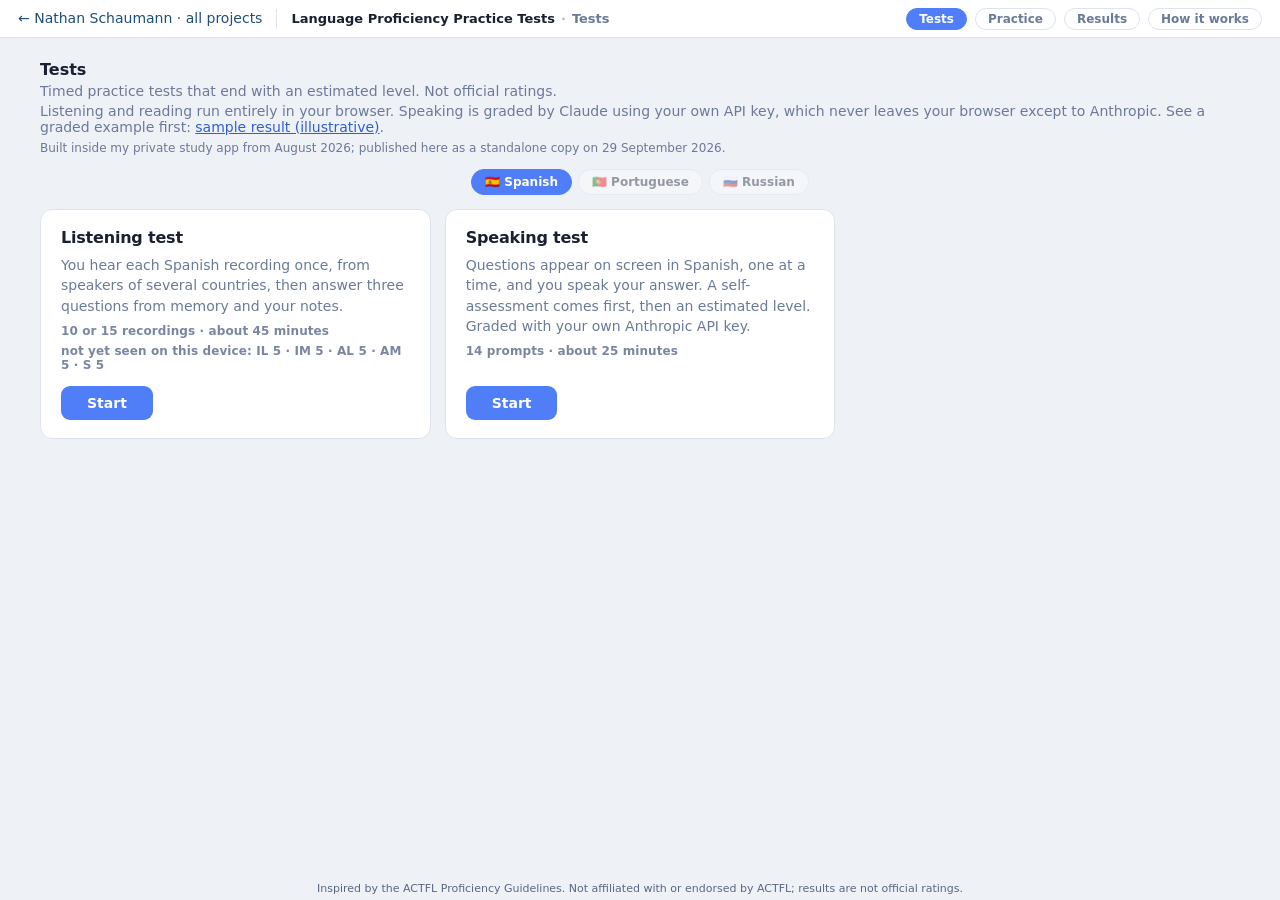
<file: index.html>
<!doctype html>
<html lang="en" class="it-app">
<head>
<meta charset="utf-8">
<link rel="icon" type="image/svg+xml" href="/favicon.svg">
<meta name="viewport" content="width=device-width, initial-scale=1">
<title>Language Proficiency Practice Tests</title>
<meta property="og:title" content="Language Proficiency Practice Tests">
<meta property="og:description" content="Timed listening, reading and speaking practice tests in Spanish, Portuguese, Russian and Armenian that end with an estimated level. Not official ratings.">
<meta property="og:type" content="website">
<meta property="og:url" content="https://nathanschaumann.github.io/language-proficiency-tests/">
<meta property="og:image" content="https://nathanschaumann.github.io/language-proficiency-tests/og.png">
<meta property="og:image:width" content="1200">
<meta property="og:image:height" content="627">
<meta property="og:image:alt" content="Language proficiency practice tests by Nathan Schaumann, with a screenshot of the tests page showing the Listening test and Speaking test cards.">
<meta name="twitter:card" content="summary_large_image">
<link rel="stylesheet" href="css/tokens.css">

<link rel="stylesheet" href="css/components.css">
<style>

  * , *::before, *::after { box-sizing: border-box; margin: 0; padding: 0; }
  html, body { height: 100%; }
  body {
    font-family: -apple-system, BlinkMacSystemFont, "Segoe UI", system-ui, sans-serif;
    color: var(--text); background: var(--bg);
    height: 100dvh; overflow: hidden;
    font-size: var(--fs-base);
  }
  button { font: inherit; color: inherit; }
  input, select, textarea { font: inherit; color: inherit; }

  .screen { display: none; height: calc(100% - var(--nav-h, 62px)); flex-direction: column; }
  .screen.active { display: flex; }
  body.in-test .screen { height: 100%; }


  #screen-start { padding: 22px 40px 26px; gap: 14px; }
  .start-header { flex: none; }
  .hub-note { font-size: var(--fs-md); }
  .hub-note a { color: var(--accent-text, var(--accent)); }
  .start-header .origin-line { color: var(--muted); font-size: var(--fs-sm); margin-top: 6px; }

  .start-header h1 { font-size: var(--fs-lg); font-weight: 700; }
  .start-header p { color: var(--muted); margin-top: 4px; font-size: var(--fs-base); }
  .start-body { flex: 1; min-height: 0; display: flex; align-items: flex-start; }

  .hub-grid {
    width: 100%; margin: 0 auto; max-height: 100%; overflow: auto;
    display: grid; grid-auto-rows: 1fr; gap: 14px; align-items: stretch;
  }

  .hub-grid[hidden] { display: none; }
  #hub-exams { grid-template-columns: repeat(3, 1fr); max-width: 1520px; }
  #hub-practice { grid-template-columns: repeat(3, 1fr); max-width: 1520px; }

  .hub-practice-wrap, .hub-exams-wrap { width: 100%; max-width: 1520px; margin: 0 auto; min-height: 0; display: flex; flex-direction: column; gap: 14px; }
  .hub-practice-wrap[hidden], .hub-exams-wrap[hidden] { display: none; }
  .practice-lang-row, .exams-lang-row { flex: none; justify-content: center; }

  #hub-practice:not([data-lang]) .hub-card:not([data-practice-lang="es"]),
  #hub-practice[data-lang="es"] .hub-card:not([data-practice-lang="es"]),
  #hub-practice[data-lang="hy"] .hub-card:not([data-practice-lang="hy"]),
  #hub-practice[data-lang="ru"] .hub-card:not([data-practice-lang="ru"]) { display: none; }

  #hub-exams:not([data-lang]) .hub-card:not([data-exam-lang="es"]),
  #hub-exams[data-lang="es"] .hub-card:not([data-exam-lang="es"]),
  #hub-exams[data-lang="pt"] .hub-card:not([data-exam-lang="pt"]),
  #hub-exams[data-lang="ru"] .hub-card:not([data-exam-lang="ru"]) { display: none; }

  .hub-card {
    background: var(--card); border: 1px solid var(--border); border-radius: var(--radius-card);
    padding: 18px 20px; min-height: 0; display: flex; flex-direction: column; gap: 8px;
  }
  .hub-head { flex: none; display: flex; align-items: baseline; gap: 9px; }
  .hub-head h2 {
    font-size: var(--fs-lg); font-weight: 700; letter-spacing: -0.2px; color: var(--text);
    white-space: nowrap;
  }
  .skill-mark {
    flex: none; white-space: nowrap;
    font-family: var(--mono); font-size: var(--fs-xs); font-weight: 700; letter-spacing: 0.6px;
    color: var(--accent-text); background: var(--accent-soft); border-radius: var(--radius-pill); padding: 2px 9px;
  }
  .hub-what { flex: none; color: var(--muted); font-size: var(--fs-base); line-height: 1.45; }
  .hub-time {
    flex: none; color: var(--muted-2); font-size: var(--fs-sm); font-weight: 600;
    letter-spacing: 0.1px;
  }

  .hub-unseen {
    flex: none; color: var(--muted-2); font-size: var(--fs-sm); font-weight: 600;
    letter-spacing: 0.1px; margin-top: -2px;
  }
  .hub-unseen[hidden] { display: none; }

  .hub-foot {
    flex: none; margin-top: auto; padding-top: 6px;
    display: flex; align-items: center; justify-content: space-between; gap: 12px;
  }

  button.hub-start { padding: 9px 26px; font-size: var(--fs-base); }

  @media (max-width: 820px) {
    #screen-start { padding: 16px 14px 20px; }
    .start-body { align-items: flex-start; }
    #hub-exams, #hub-practice { grid-template-columns: 1fr; max-width: 520px; }
    .hub-practice-wrap, .hub-exams-wrap { max-width: 520px; }

    .hub-grid { grid-auto-rows: auto; align-items: start; }
    .hub-card { min-height: auto; }
    .hub-head { flex-wrap: wrap; }
  }

  #screen-soundcheck { padding: 26px 40px; align-items: center; justify-content: center; }
  .sc-card {
    background: var(--card); border: 1px solid var(--border); border-radius: var(--radius-card);
    padding: 26px 28px; width: 100%; max-width: 560px;
    display: flex; flex-direction: column; gap: 14px;
  }

  .sc-card h1 { font-size: var(--fs-lg); font-weight: 700; }
  .sc-card p { color: var(--muted); font-size: var(--fs-base); line-height: 1.5; }
  .sc-actions { display: flex; align-items: center; justify-content: space-between; gap: 12px; padding-top: 4px; }

  .field-row { margin-bottom: 16px; }
  .field-row label {
    display: block; font-size: var(--fs-sm); color: var(--muted); margin-bottom: 6px; font-weight: 600;
  }

  .start-footer {
    flex: none; display: flex; align-items: center; justify-content: space-between;
    gap: 20px; padding: 0 4px;
  }
  .hp-block { display: flex; flex-direction: column; gap: 2px; }
  .hp-row { display: flex; align-items: center; gap: 10px; flex-wrap: wrap; }
  .hp-confirm { display: none; gap: 8px; align-items: center; font-size: var(--fs-base); color: var(--muted); }
  .hp-confirm.show { display: flex; }
  .hp-status { font-size: var(--fs-md); margin-top: 8px; min-height: 1.2em; }
  .hp-status.ok { color: var(--good-text); }
  .hp-status.hint { color: var(--warn-text); }
  .bank-error {
    flex: none; display: none; color: var(--danger-text); background: var(--danger-soft);
    border: 1px solid var(--danger); border-radius: var(--radius-btn); padding: 10px 12px;
    font-size: var(--fs-md); line-height: 1.4;
  }
  .bank-error.show { display: block; }
  .bank-error b { display: block; margin-bottom: 3px; }
  .start-actions { display: flex; justify-content: flex-end; margin-top: 4px; }

  #screen-item { padding: 16px 20px; gap: 12px; }
  .top-bar { flex: none; position: relative; }
  .top-bar-row { display: flex; align-items: baseline; justify-content: space-between; }
  .top-bar-row .tb-passage { font-weight: 700; font-size: var(--fs-lg); }
  .top-bar-row .tb-phase {
    color: var(--accent-text); background: var(--accent-soft); border-radius: var(--radius-pill);
    padding: 3px 12px; font-size: var(--fs-sm); font-weight: 700; text-transform: uppercase; letter-spacing: 0.4px;
  }
  .top-bar-row .tb-timer { font-family: var(--mono); font-size: var(--fs-xl); font-weight: 700; color: var(--text); min-width: 3.5em; text-align: right; }
  .top-bar-row .tb-timer.urgent { color: var(--danger-text); }
  .tb-right { display: flex; align-items: center; gap: 16px; }
  .btn-end-test {
    background: transparent; border: none; color: var(--muted-aa);
    font-size: var(--fs-sm); font-weight: 600; cursor: pointer; padding: 5px 9px;
    border-radius: var(--radius-sm); transition: color .12s, background .12s;
  }
  .btn-end-test:hover { color: var(--danger-text); background: var(--danger-soft); }
  .end-test-confirm {
    display: none; align-items: center; gap: 14px; position: absolute; top: 38px; right: 0;
    z-index: 40; background: var(--card-2); border: 1px solid var(--danger); border-radius: var(--radius-btn);
    padding: 10px 14px; box-shadow: var(--shadow-pop); max-width: 360px;
  }
  .end-test-confirm p { font-size: var(--fs-md); line-height: 1.35; color: var(--text); }
  .end-test-confirm-actions { display: flex; gap: 8px; flex: none; }

  .item-body { flex: 1; min-height: 0; display: grid; grid-template-columns: 1fr 280px; gap: 18px; }
  .center-card {
    background: var(--card); border: 1px solid var(--border); border-radius: var(--radius-card);
    padding: 28px 34px; min-height: 0; max-width: 1200px; width: 100%; margin: 0 auto;
    overflow-y: auto; display: flex; flex-direction: column; gap: 20px;
  }

  .reading-pane {
    display: none; background: var(--card); border: 1px solid var(--border);
    border-radius: var(--radius-card); padding: 22px 26px; min-height: 0;
    flex-direction: column; gap: 10px;
  }
  .item-body.reading { grid-template-columns: minmax(0, 1.1fr) minmax(0, 1fr); }
  .item-body.reading .reading-pane { display: flex; }

  .item-body.reading .rail { display: none; }
  .item-body.reading .center-card { padding: 22px 24px; gap: 14px; }

  .item-body.reading .choices { grid-template-columns: 1fr; gap: 7px; }
  .item-body.reading .q-text { font-size: var(--fs-lg); line-height: 1.4; }
  .item-body.reading .choice { font-size: var(--fs-base); padding: 8px 11px; }
  .item-body.reading .questions-list { gap: 16px; }
  .rp-head { flex: none; }
  .rp-genre {
    font-size: var(--fs-xs); text-transform: uppercase; letter-spacing: 0.6px;
    color: var(--muted); font-weight: 700;
  }
  .rp-title { font-size: var(--fs-xl); font-weight: 700; line-height: 1.3; margin-top: 3px; }
  .rp-text {
    flex: 1; min-height: 0; overflow-y: auto; padding-right: 10px;
    display: flex; flex-direction: column; gap: 11px;
    font-size: var(--fs-lg); line-height: 1.62;
  }
  .rp-text p { text-align: justify; }
  .questions-list { display: flex; flex-direction: column; gap: 20px; }
  .q-text { font-size: var(--fs-xl); line-height: 1.5; }
  .q-num { color: var(--accent); font-weight: 700; margin-right: 4px; }
  .question-block { display: flex; flex-direction: column; gap: 10px; }
  .choices { display: grid; grid-template-columns: 1fr 1fr; gap: 10px; }
  .choice {
    display: flex; align-items: center; gap: 10px; background: var(--bg-2);
    border: 1px solid var(--border); border-radius: var(--radius-btn); padding: 11px 14px;
    cursor: pointer; font-size: var(--fs-xl); line-height: 1.4; transition: border-color .12s, background .12s;
  }
  .choice:hover { border-color: #b9c3d9; }
  .choice input { accent-color: var(--accent); }
  .choice:has(input:checked) { border-color: var(--accent); background: var(--accent-soft); }
  .phase-footer { display: flex; justify-content: flex-end; align-items: center; gap: 14px; margin-top: auto; padding-top: 4px; }
  .phase-footer .hint { color: var(--muted-aa); font-size: var(--fs-md); }

  .audio-stage { display: flex; flex-direction: column; align-items: center; gap: 10px; padding: 14px 0 6px; }
  .eq { display: flex; align-items: flex-end; gap: 4px; height: 34px; }
  .eq span {
    width: 5px; background: var(--accent); border-radius: 2px; height: 10%;
    animation: eq-bounce 1.1s ease-in-out infinite;
  }
  .eq span:nth-child(1) { animation-delay: 0s; }
  .eq span:nth-child(2) { animation-delay: .12s; }
  .eq span:nth-child(3) { animation-delay: .24s; }
  .eq span:nth-child(4) { animation-delay: .36s; }
  .eq span:nth-child(5) { animation-delay: .48s; }
  @keyframes eq-bounce { 0%,100% { height: 15%; } 50% { height: 100%; } }
  .audio-status { color: var(--muted); font-size: var(--fs-base); }
  .audio-error { text-align: center; padding: 10px 0; display: flex; flex-direction: column; gap: 12px; align-items: center; }
  .audio-error p { color: var(--danger-text); font-size: var(--fs-base); }

  .rail {
    background: var(--card); border: 1px solid var(--border); border-radius: var(--radius-card);
    padding: 16px; display: flex; flex-direction: column; min-height: 0; transition: border-color .2s, box-shadow .2s;
  }
  .rail.emphasize { border-color: var(--accent); box-shadow: 0 0 0 2px var(--accent-soft); }
  .rail-label {
    font-size: var(--fs-sm); text-transform: uppercase; letter-spacing: 0.6px; color: var(--muted);
    font-weight: 700; margin-bottom: 8px; display: flex; justify-content: space-between; align-items: center;
  }
  #notepad {
    flex: 1; min-height: 0; resize: none; background: var(--bg-2); border: 1px solid var(--border);
    border-radius: var(--radius-md); padding: 10px; color: var(--text); line-height: 1.45; font-size: var(--fs-lg);
  }
  #notepad:focus { outline: none; border-color: var(--accent); }

  #screen-interstitial { align-items: center; justify-content: center; }
  .interstitial-text { color: var(--muted); font-size: var(--fs-lg); letter-spacing: 0.3px; }
  .interstitial-dots span { animation: dot-pulse 1.2s infinite; opacity: 0.2; }
  .interstitial-dots span:nth-child(2) { animation-delay: .2s; }
  .interstitial-dots span:nth-child(3) { animation-delay: .4s; }
  @keyframes dot-pulse { 0%,100% { opacity: 0.2; } 50% { opacity: 1; } }

  #screen-results { padding: 24px 36px; gap: 14px; }
  .results-header { flex: none; display: flex; justify-content: space-between; align-items: flex-end; }
  .results-rating { font-size: 2rem; font-weight: 800; letter-spacing: -0.5px; }
  .results-rating .band-tag { font-size: var(--fs-base); color: var(--muted); font-weight: 600; margin-left: 10px; }
  .results-skill {
    font-size: var(--fs-sm); font-weight: 700; text-transform: uppercase; letter-spacing: 0.6px;
    color: var(--accent-text); background: var(--accent-soft); border-radius: var(--radius-pill);
    padding: 3px 10px; margin-bottom: 6px; display: inline-block;
  }
  .results-crosswalk { color: var(--muted); font-size: var(--fs-base); margin-top: 4px; }
  .results-crosswalk b { color: var(--accent-text); }
  .results-pair { color: var(--muted); font-size: var(--fs-base); margin-top: 3px; }
  .results-pair b { color: var(--text); }
  .results-early-note { display: none; color: var(--warn-text); font-size: var(--fs-md); font-weight: 600; margin-top: 6px; max-width: 60ch; line-height: 1.35; }

  .history-save-note { display: none; color: var(--muted); font-size: var(--fs-md); margin-top: 6px; }
  .history-save-note.ok { color: var(--good-text); }
  .history-save-note.err { color: var(--danger-text); font-weight: 600; }
  .results-grid { flex: 1; min-height: 0; display: grid; grid-template-columns: 1.05fr 1fr; gap: 16px; }
  .results-col { display: flex; flex-direction: column; gap: 14px; min-height: 0; }

  .results-col.results-col-left { justify-content: center; }
  .rcard {
    background: var(--card); border: 1px solid var(--border); border-radius: var(--radius-card); padding: 16px 20px;
    min-height: 0;
  }
  .rcard h3 {
    font-size: var(--fs-sm); text-transform: uppercase; letter-spacing: 0.6px; color: var(--muted);
    font-weight: 700; margin-bottom: 10px;
  }
  .blurb-text { font-size: var(--fs-base); line-height: 1.5; color: var(--text); }

  .walk-card { flex: none; }
  .block-walk { display: flex; align-items: stretch; gap: 6px; }
  .walk-node {
    flex: 1; background: var(--bg-2); border: 1px solid var(--border); border-radius: var(--radius-btn);
    padding: 10px 12px; text-align: center; min-width: 0;
  }
  .walk-node.in-pair { border-color: var(--accent); background: var(--accent-soft); }
  .walk-node .wn-order {
    font-size: var(--fs-xs); text-transform: uppercase; letter-spacing: 0.5px; color: var(--muted-aa); font-weight: 700;
  }
  .walk-node .wn-level { font-size: var(--fs-lg); font-weight: 700; margin: 3px 0 2px; }
  .walk-node .wn-score { font-family: var(--mono); font-size: var(--fs-md); color: var(--muted-aa); }
  .walk-node.in-pair .wn-score { color: var(--accent-text); }
  .walk-arrow { align-self: center; color: var(--muted-2); font-size: var(--fs-lg); flex: none; }
  .walk-legend { color: var(--muted-2); font-size: var(--fs-sm); margin-top: 9px; line-height: 1.4; }

  .table-card { flex: 1; display: flex; flex-direction: column; min-height: 0; }
  .table-wrap { flex: 1; overflow-y: auto; min-height: 0; border-radius: var(--radius-md); border: 1px solid var(--border-soft); }
  table.breakdown { width: 100%; border-collapse: collapse; font-size: var(--fs-md); }
  table.breakdown thead th {
    position: sticky; top: 0; background: var(--card-2); text-align: left; padding: 7px 10px;
    color: var(--muted); font-weight: 700; font-size: var(--fs-sm); text-transform: uppercase; letter-spacing: 0.4px;
    border-bottom: 1px solid var(--border); z-index: 2;
  }
  table.breakdown td { padding: 7px 10px; border-bottom: 1px solid var(--border-soft); }
  table.breakdown tr:last-child td { border-bottom: none; }
  table.breakdown tr.block-head td {
    background: var(--bg-2); font-weight: 700; font-size: var(--fs-sm); text-transform: uppercase;
    letter-spacing: 0.5px; color: var(--accent-text); padding: 6px 10px;
  }
  table.breakdown tr.block-head .bh-score { float: right; font-family: var(--mono); color: var(--muted-aa); }
  .score-pill { font-weight: 700; }
  .score-pill.s3, .score-pill.s2 { color: var(--good-text); }
  .score-pill.s1 { color: var(--warn-text); }
  .score-pill.s0 { color: var(--danger-text); }
  .score-pill.skip { color: var(--muted); font-style: italic; font-weight: 500; }
  .results-actions { flex: none; display: flex; align-items: center; justify-content: flex-end; gap: 10px; }


  #screen-error { align-items: center; justify-content: center; padding: 30px; }
  .error-card {
    width: min(640px, 100%); max-height: 100%; overflow: auto; background: var(--card);
    border: 1px solid var(--danger); border-radius: var(--radius-panel); padding: 26px 28px;
  }

  .error-card h1 { font-size: var(--fs-lg); font-weight: 700; color: var(--danger-text); margin-bottom: 8px; }
  .error-card p { font-size: var(--fs-base); line-height: 1.5; color: var(--text); margin-bottom: 12px; }
  .error-card pre {
    background: var(--bg-2); border: 1px solid var(--border); border-radius: var(--radius-md); padding: 10px 12px;
    font-family: var(--mono); font-size: var(--fs-sm); line-height: 1.45; color: var(--muted);
    max-height: 220px; overflow: auto; white-space: pre-wrap; margin-bottom: 14px;
  }

  .app-tip {
    position: fixed; z-index: 50; max-width: 260px; padding: 5px 9px; border-radius: var(--radius-sm);
    background: rgba(28,30,38,0.96); color: #f2f3f7; font-size: var(--fs-sm); line-height: 1.35;
    border: 1px solid rgba(255,255,255,0.1);
    box-shadow: 0 3px 12px rgba(0,0,0,.35); pointer-events: none; opacity: 0; white-space: normal;
    transition: opacity .08s;
  }
  .app-tip.show { opacity: 1; }
  [data-tip] { cursor: help; }

  /* Phones and other small windows: outside a test the page scrolls like a normal page.
     The desktop layout pins the page to the window and scrolls panels inside it; on a small
     screen that leaves the content cut off with nothing to scroll. */
  @media (max-width: 820px), (max-height: 500px) {
    body:not(.in-test) { height: auto; min-height: 100dvh; overflow: visible; display: flex; flex-direction: column; padding-bottom: 60px; }
    body:not(.in-test) .screen.active { height: auto; flex: 1 0 auto; }
    body:not(.in-test) .start-body { flex: none; }
    body:not(.in-test) .hub-grid { max-height: none; overflow: visible; }
  }

  /* Phone layout for the test screens. The desktop layout puts a 280px notepad beside the
     question (or the passage beside the questions), which leaves a phone a sliver to read in.
     Here everything stacks into one column that scrolls under the pinned top bar. */
  @media (max-width: 820px) {
    #screen-item { padding: 10px 12px 12px; gap: 10px; }
    .item-body, .item-body.reading { display: flex; flex-direction: column; gap: 12px; overflow-y: auto; }
    .item-body > * { flex: none; }
    .center-card { overflow: visible; padding: 18px 16px; gap: 16px; }
    .item-body.reading .center-card { padding: 16px 14px; }
    .reading-pane { padding: 16px; }
    .rp-text { flex: none; overflow: visible; padding-right: 0; }
    .rail { min-height: 190px; }
    .choices { grid-template-columns: 1fr; }
    .q-text, .choice { font-size: var(--fs-lg); }

    #screen-results { padding: 16px 14px 20px; }
    .results-header { flex-wrap: wrap; align-items: flex-start; gap: 12px; }
    .results-grid { grid-template-columns: minmax(0, 1fr); }
    .results-col.results-col-left { justify-content: flex-start; }
    .block-walk { flex-wrap: wrap; justify-content: center; }
    .walk-node { flex: 1 1 96px; }
  }

  /* Touch-sized End test button on phones, small windows and touch screens. */
  @media (max-width: 820px), (max-height: 500px), (pointer: coarse) {
    .btn-end-test { min-height: 32px; padding-top: 7px; padding-bottom: 7px; }
  }
</style>
</head>
<body>

<nav class="home-link" style="font:14px/1.4 system-ui,-apple-system,sans-serif;margin:0 0 4px"><a href="https://nschaumann.com/" style="display:inline-block;padding:8px 0;color:#1F4E79;text-decoration:none">← Nathan Schaumann · all projects</a></nav>
<script src="js/nav.js"></script>


<div class="screen" id="screen-start">
  <div class="start-header">
    <h1 id="hub-title">Tests</h1>
    <p id="hub-sub">Timed practice tests that end with an estimated level. Not official ratings.</p>
    <p class="hub-note" id="hub-note">Listening and reading run entirely in your browser. Speaking is graded by Claude using your own API key, which never leaves your browser except to Anthropic. See a graded example first: <a href="speaking.html?route=speaking/sample">sample result (illustrative)</a>.</p>
    <p class="origin-line" id="origin-line">Built inside my private study app from August 2026; published here as a standalone copy on 29 September 2026.</p>
  </div>
  <div class="start-body">
  <div class="hub-exams-wrap" id="hub-exams-wrap">

    <div class="pill-row exams-lang-row" id="exams-lang-row">
      <button type="button" class="pill" id="exams-lang-es" data-exam-lang="es" aria-pressed="false">🇪🇸 Spanish</button>
      <button type="button" class="pill" id="exams-lang-pt" data-exam-lang="pt" aria-pressed="false">🇵🇹 Portuguese</button>
      <button type="button" class="pill" id="exams-lang-ru" data-exam-lang="ru" aria-pressed="false">🇷🇺 Russian</button>
    </div>

  <div class="hub-grid" id="hub-exams">

    <div class="hub-card" id="skill-card-listening" data-exam-lang="pt">
      <div class="hub-head">
        <h2>Listening test</h2>
      </div>
      <p class="hub-what">You hear each Portuguese recording once, then answer three questions from memory and your notes.</p>
      <p class="hub-time" id="time-listening">10 or 15 recordings · about 45 minutes</p>
      <p class="hub-unseen" id="unseen-listening" hidden></p>
      <div class="bank-error" id="bank-error-listening"></div>
      <div class="hub-foot">
        <button class="btn hub-start" id="begin-listening-btn" type="button">Start</button>
      </div>
    </div>

    <div class="hub-card" id="skill-card-reading" data-exam-lang="pt">
      <div class="hub-head">
        <h2>Reading test</h2>
      </div>
      <p class="hub-what">You read each Portuguese passage on screen, with its three questions beside it.</p>
      <p class="hub-time" id="time-reading">10 or 15 passages · 5 minutes each</p>
      <p class="hub-unseen" id="unseen-reading" hidden></p>
      <div class="bank-error" id="bank-error-reading"></div>
      <div class="hub-foot">
        <button class="btn hub-start" id="begin-reading-btn" type="button">Start</button>
      </div>
    </div>

    <div class="hub-card" id="skill-card-listening-ru" data-exam-lang="ru">
      <div class="hub-head">
        <h2>Listening test</h2>
      </div>
      <p class="hub-what">You hear each Russian recording once, then answer three questions from memory and your notes.</p>
      <p class="hub-time" id="time-listening-ru">10 or 15 recordings · about 45 minutes</p>
      <p class="hub-unseen" id="unseen-listening-ru" hidden></p>
      <div class="bank-error" id="bank-error-listening-ru"></div>
      <div class="hub-foot">
        <button class="btn hub-start" id="begin-listening-ru-btn" type="button">Start</button>
      </div>
    </div>

    <div class="hub-card" id="skill-card-listening-es" data-exam-lang="es">
      <div class="hub-head">
        <h2>Listening test</h2>
      </div>
      <p class="hub-what">You hear each Spanish recording once, from speakers of several countries, then answer three questions from memory and your notes.</p>
      <p class="hub-time" id="time-listening-es">10 or 15 recordings · about 45 minutes</p>
      <p class="hub-unseen" id="unseen-listening-es" hidden></p>
      <div class="bank-error" id="bank-error-listening-es"></div>
      <div class="hub-foot">
        <button class="btn hub-start" id="begin-listening-es-btn" type="button">Start</button>
      </div>
    </div>

    <div class="hub-card" id="skill-card-speaking-exam" data-exam-lang="es">
      <div class="hub-head">
        <h2>Speaking test</h2>
      </div>
      <p class="hub-what">Questions appear on screen in Spanish, one at a time, and you speak your answer. A self-assessment comes first, then an estimated level. Graded with your own Anthropic API key.</p>
      <p class="hub-time">14 prompts · about 25 minutes</p>
      <div class="hub-foot">
        <button class="btn hub-start" id="begin-speaking-exam-btn" type="button">Start</button>
      </div>
    </div>

  </div>
  </div>

  <div class="hub-practice-wrap" id="hub-practice-wrap" hidden>

    <div class="pill-row practice-lang-row" id="practice-lang-row">
      <button type="button" class="pill" id="practice-lang-es" data-practice-lang="es" aria-pressed="false">🇪🇸 Spanish</button>
      <button type="button" class="pill" id="practice-lang-hy" data-practice-lang="hy" aria-pressed="false">🇦🇲 Armenian</button>
      <button type="button" class="pill" id="practice-lang-ru" data-practice-lang="ru" aria-pressed="false">🇷🇺 Russian</button>
    </div>

    <div class="hub-grid" id="hub-practice">

      <div class="hub-card" id="skill-card-speaking-drill" data-practice-lang="es">
        <div class="hub-head">
          <h2>Speaking Practice</h2>
        </div>
        <p class="hub-what">Spanish questions one at a time from the whole bank, ending with an estimated level per question, your speaking speed and a grammar-mistake list. No survey.</p>
        <p class="hub-time">Pick 1, 3, 5 or 10 · 90 seconds each</p>
        <div class="hub-foot">
          <button class="btn hub-start" id="begin-speaking-drill-btn" type="button">Start</button>
        </div>
      </div>

      <div class="hub-card" id="skill-card-writing-drill" data-practice-lang="es">
        <div class="hub-head">
          <h2>Writing Practice</h2>
        </div>
        <p class="hub-what">The same Spanish questions, typed instead of spoken, ending with an estimated level per question and a grammar-mistake list. No microphone.</p>
        <p class="hub-time">Pick 1, 3, 5 or 10 · 90 seconds each</p>
        <div class="hub-foot">
          <button class="btn hub-start" id="begin-writing-drill-btn" type="button">Start</button>
        </div>
      </div>

      <div class="hub-card" id="skill-card-speaking-drill-hy" data-practice-lang="hy">
        <div class="hub-head">
          <h2>Speaking Practice</h2>
        </div>
        <p class="hub-what">Armenian questions one at a time from the whole bank, ending with an estimated level per question, your speaking speed and a grammar-mistake list. No survey.</p>
        <p class="hub-time">Pick 1, 3, 5 or 10 · 90 seconds each</p>
        <div class="hub-foot">
          <button class="btn hub-start" id="begin-speaking-drill-hy-btn" type="button">Start</button>
        </div>
      </div>

      <div class="hub-card" id="skill-card-writing-drill-hy" data-practice-lang="hy">
        <div class="hub-head">
          <h2>Writing Practice</h2>
        </div>
        <p class="hub-what">The same Armenian questions, typed instead of spoken, ending with an estimated level per question and a grammar-mistake list. No microphone.</p>
        <p class="hub-time">Pick 1, 3, 5 or 10 · 90 seconds each</p>
        <div class="hub-foot">
          <button class="btn hub-start" id="begin-writing-drill-hy-btn" type="button">Start</button>
        </div>
      </div>

      <div class="hub-card" id="skill-card-speaking-drill-ru" data-practice-lang="ru">
        <div class="hub-head">
          <h2>Speaking Practice</h2>
        </div>
        <p class="hub-what">Russian questions one at a time from the whole bank, ending with an estimated level per question, your speaking speed and a grammar-mistake list. No survey.</p>
        <p class="hub-time">Pick 1, 3, 5 or 10 · 90 seconds each</p>
        <div class="hub-foot">
          <button class="btn hub-start" id="begin-speaking-drill-ru-btn" type="button">Start</button>
        </div>
      </div>

      <div class="hub-card" id="skill-card-writing-drill-ru" data-practice-lang="ru">
        <div class="hub-head">
          <h2>Writing Practice</h2>
        </div>
        <p class="hub-what">The same Russian questions, typed instead of spoken, ending with an estimated level per question and a grammar-mistake list. No microphone.</p>
        <p class="hub-time">Pick 1, 3, 5 or 10 · 90 seconds each</p>
        <div class="hub-foot">
          <button class="btn hub-start" id="begin-writing-drill-ru-btn" type="button">Start</button>
        </div>
      </div>

    </div>
  </div>
  </div>
</div>

<div class="screen" id="screen-soundcheck">
  <div class="sc-card">
    <h1>Sound check</h1>
    <p>The listening test plays each recording <b>once</b>, with no pausing, rewinding or replaying. Check that you can hear the test sound before you start.</p>
    <div class="start-footer">
      <div class="hp-block">
        <div class="hp-row">
          <button class="btn" id="hp-btn" type="button">▶ Play test sound</button>
          <div class="hp-confirm" id="hp-confirm">
            <span>Can you hear that?</span>
            <button class="btn sm" id="hp-yes" type="button">Yes</button>
            <button class="btn sm" id="hp-no" type="button">No</button>
          </div>
        </div>
        <div class="hp-status" id="hp-status"></div>
      </div>
    </div>
    <div class="sc-actions">
      <button class="btn secondary" id="sc-back-btn" type="button">&larr; Back</button>
      <button class="btn" id="sc-go-btn" type="button">Start the listening test &rarr;</button>
    </div>
  </div>
</div>

<div class="screen" id="screen-item">
  <div class="top-bar">
    <div class="top-bar-row">

      <span class="tb-passage" id="tb-passage">Passage 1</span>
      <div class="tb-right">
        <span class="tb-phase" id="tb-phase">Preview</span>
        <span class="tb-timer" id="tb-timer">0:30</span>
        <button class="btn-end-test" id="end-test-btn" type="button">End test</button>
      </div>
    </div>
    <div class="end-test-confirm" id="end-test-confirm">

      <p>End the test now? You'll see a result for the blocks you finished, but <b>an ended test is not saved</b> — it will not appear in your Results.</p>
      <div class="end-test-confirm-actions">
        <button class="btn sm secondary" id="end-test-cancel-btn" type="button">Cancel</button>
        <button class="btn sm danger" id="end-test-confirm-btn" type="button">End test</button>
      </div>
    </div>
  </div>
  <div class="item-body" id="item-body">

    <div class="reading-pane" id="reading-pane"></div>
    <div class="center-card" id="center-card"></div>
    <div class="rail" id="rail">
      <div class="rail-label"><span>Notepad</span></div>
      <textarea id="notepad" placeholder="Notes (cleared between recordings)…"></textarea>
    </div>
  </div>
</div>

<div class="screen" id="screen-interstitial">
  <div class="interstitial-text">Next passage<span class="interstitial-dots"><span>.</span><span>.</span><span>.</span></span></div>
</div>

<div class="screen" id="screen-results">
  <div class="results-header">
    <div>
      <div class="results-skill" id="results-skill"></div>
      <div class="results-rating" id="results-rating">—</div>
      <div class="results-pair" id="results-pair"></div>
      <div class="results-early-note" id="results-early-note"></div>
      <div class="history-save-note" id="history-save-note"></div>
    </div>
    <div class="results-actions">
      <button class="btn" id="retake-btn" type="button">Take again</button>
    </div>
  </div>
  <div class="results-grid">
    <div class="results-col results-col-left">
      <div class="rcard">
        <h3>What this rating means</h3>
        <div class="blurb-text" id="results-blurb"></div>
      </div>
      <div class="rcard walk-card">
        <h3>Block walk</h3>
        <div class="block-walk" id="block-walk"></div>
        <div class="walk-legend" id="walk-legend"></div>
      </div>
    </div>
    <div class="results-col">
      <div class="rcard table-card">
        <h3>Per-passage breakdown</h3>
        <div class="table-wrap">
          <table class="breakdown">
            <thead><tr><th>#</th><th>Genre</th><th>Score</th></tr></thead>
            <tbody id="breakdown-body"></tbody>
          </table>
        </div>
      </div>
    </div>
  </div>
</div>

<div class="screen" id="screen-error">
  <div class="error-card">
    <h1 id="error-title">Engine error</h1>
    <p id="error-message"></p>
    <pre id="error-detail"></pre>
    <button class="btn" id="error-restart-btn" type="button">Back to start</button>
  </div>
</div>

<script>
"use strict";


const RATING_NAMES = {
  NL: "Novice Low", NM: "Novice Mid", NH: "Novice High",
  IL: "Intermediate Low", IM: "Intermediate Mid", IH: "Intermediate High",
  AL: "Advanced Low", AM: "Advanced Mid", AH: "Advanced High", S: "Superior",
  D: "Distinguished",
  BR: "Below Range"
};
const BAND_OF = {
  NL:"Novice", NM:"Novice", NH:"Novice", IL:"Intermediate", IM:"Intermediate", IH:"Intermediate",
  AL:"Advanced", AM:"Advanced", AH:"Advanced", S:"Superior", D:"Distinguished", BR:"Below Range"
};
const BAND_BLURBS = {
  Novice: "Novice-level listeners pick out isolated words and memorized phrases when the topic is concrete and familiar. Understanding breaks down quickly outside predictable, high-frequency language.",
  Intermediate: "Intermediate-level listeners follow short, connected speech about everyday topics such as directions, personal details and routine transactions, when the speech is clear and not too fast. Longer or more abstract talk is only partly understood.",
  Advanced: "Advanced-level listeners follow paragraph-length speech about concrete and some abstract topics, including stories and descriptions across past, present and future. They can lose the thread when the talk turns highly abstract or specialized.",
  Superior: "Superior-level listeners follow extended, abstract and hypothetical talk on a wide range of topics, including unfamiliar ones, and pick up tone, nuance and implied meaning even when speech is fast or formal.",
  Distinguished: "Distinguished is this project's extra top band. It marks a near-perfect score on the hardest block, following very sophisticated speech on almost any topic, including subtle humor and shifts in register.",
  "Below Range": "Below Range means the score could have come from guessing alone, so no level is assigned. A complete run cannot produce this. It only appears when a test is ended early and a block is left unscored."
};

const BAND_BLURBS_READING = {
  Novice: "Novice-level readers understand isolated words, memorized phrases and highly predictable text such as signs, lists and simple headings. Understanding breaks down quickly outside familiar, high-frequency language.",
  Intermediate: "Intermediate-level readers understand short, connected texts on everyday topics, such as announcements, personal messages and routine instructions, written mostly in familiar language. Longer or more abstract texts are only partly understood.",
  Advanced: "Advanced-level readers follow paragraph-length prose on concrete and some abstract topics, including stories and descriptions across time frames, and can pick out the main ideas and supporting detail in straightforward news and professional writing.",
  Superior: "Superior-level readers follow extended, abstract and argumentative prose on a wide range of topics, including unfamiliar ones, and pick up tone, the author's stance and implied meaning in editorials, literature and academic writing.",
  Distinguished: "Distinguished is this project's extra top band. It marks a near-perfect score on the hardest block, reading very sophisticated writing on almost any topic, including subtle rhetoric and allusion.",
  "Below Range": "Below Range means the score could have come from guessing alone, so no level is assigned. A complete run cannot produce this. It only appears when a test is ended early and a block is left unscored."
};

const SKILLS = {
  listening: {
    key: "listening", label: "Portuguese Listening", lang: "pt", audio: true,
    defaultBank: "content/passages.json", bankParam: "bank", blurbs: BAND_BLURBS
  },
  reading: {
    key: "reading", label: "Portuguese Reading", lang: "pt", audio: false,
    defaultBank: "content/passages-reading.json", bankParam: "rbank", blurbs: BAND_BLURBS_READING
  },
  "listening-ru": {
    key: "listening-ru", label: "Russian Listening", lang: "ru", audio: true,
    defaultBank: "content/passages-ru.json", bankParam: "rubank", blurbs: BAND_BLURBS
  },
  "listening-es": {
    key: "listening-es", label: "Spanish Listening", lang: "es", audio: true,
    defaultBank: "content/passages-es.json", bankParam: "esbank", blurbs: BAND_BLURBS
  }
};
const SKILL_KEYS = Object.keys(SKILLS);

function skillOf(record) { return SKILLS[record && record.skill] ? record.skill : "listening"; }

const PRACTICE_LANGS = ["es", "hy", "ru"];
const PRACTICE_LANG_KEY = "lpp_practice_lang";
function practiceLangLoad() {
  try {
    const v = localStorage.getItem(PRACTICE_LANG_KEY);
    return PRACTICE_LANGS.includes(v) ? v : PRACTICE_LANGS[0];
  } catch (e) { return PRACTICE_LANGS[0]; }
}
function practiceLangSave(lang) {
  try { localStorage.setItem(PRACTICE_LANG_KEY, lang); } catch (e) {}
}

const EXAM_LANGS = ["es", "pt", "ru"];
const EXAM_LANG_KEY = "lpp_exams_lang";
function examLangLoad() {
  try {
    const v = localStorage.getItem(EXAM_LANG_KEY);
    return EXAM_LANGS.includes(v) ? v : EXAM_LANGS[0];
  } catch (e) { return EXAM_LANGS[0]; }
}
function examLangSave(lang) {
  try { localStorage.setItem(EXAM_LANG_KEY, lang); } catch (e) {}
}

const Engine = {
  RATING_NAMES, BAND_OF, BAND_BLURBS,

  table: null,
  session: null,

  async loadTable(url) {
    const res = await fetch(url, { cache: "no-store" });
    if (!res.ok) throw new Error(`scoring table ${url}: HTTP ${res.status}`);
    this.table = await res.json();
    return this.table;
  },

  get levels() { return this.table.sublevels_with_passages; },
  get perLevel() { return this.table.passages_per_sublevel; },
  get itemsPerPassage() { return this.table.items_per_passage; },

  get blockMax() { return this.perLevel * this.itemsPerPassage; },

  levelIndex(code) { return this.levels.indexOf(code); },

  pairKey(a, b) {
    const [lo, hi] = [a, b].sort((x, y) => this.levelIndex(x) - this.levelIndex(y));
    return `${lo}-${hi}`;
  },
  pairLevels(key) { return key.split("-"); },

  bandFor(pairKey, combined) {
    const bands = this.table.pairs[pairKey];
    if (!bands) throw new Error(`no scoring bands for pair "${pairKey}" — pairs must be ADJACENT sublevels`);
    const hit = bands.find(b => combined >= b.min && combined <= b.max);
    if (!hit) throw new Error(`pair ${pairKey}: combined score ${combined} falls outside every published band`);
    return hit.rating;
  },

  branchAfterFirstBlock(block1Score) {
    const bt = this.table.branch_threshold_PROVISIONAL;
    return block1Score >= bt.go_up_if_score_at_least ? bt.go_up_to : bt.go_down_to;
  },

  thirdBlockAfter(levels, scores) {
    if (levels.length !== 2) throw new Error("thirdBlockAfter expects exactly 2 administered blocks");
    const key = this.pairKey(levels[0], levels[1]);
    const trig = this.table.third_block_triggers[key];
    if (!trig) return null;
    const combined = scores[levels[0]] + scores[levels[1]];
    if (trig.if_combined_at_least !== undefined && combined >= trig.if_combined_at_least) return trig.add_block;
    if (trig.if_combined_below !== undefined && combined < trig.if_combined_below) return trig.add_block;
    return null;

  },

  selectPair(levels, scores) {
    const sorted = levels.slice().sort((a, b) => this.levelIndex(a) - this.levelIndex(b));
    if (sorted.length === 2) {
      const key = this.pairKey(sorted[0], sorted[1]);
      return { pair: key, levels: sorted, combined: scores[sorted[0]] + scores[sorted[1]] };
    }
    if (sorted.length !== 3) throw new Error(`selectPair expects 2 or 3 blocks, got ${sorted.length}`);

    const sel = this.table.pair_selection_when_three_blocks;
    const guard = sel.skip_pair_scoring_in_its_own_BR_band_PROVISIONAL;

    const adjacent = [[sorted[1], sorted[2]], [sorted[0], sorted[1]]];
    for (const threshold of sel.thresholds) {
      for (const [a, b] of adjacent) {
        const key = this.pairKey(a, b);
        const combined = scores[a] + scores[b];
        if (combined < threshold) continue;
        if (guard && this.bandFor(key, combined) === "BR") continue;
        return { pair: key, levels: [a, b], combined };
      }
    }

    const key = this.pairKey(sorted[0], sorted[1]);
    return { pair: key, levels: [sorted[0], sorted[1]], combined: scores[sorted[0]] + scores[sorted[1]] };
  },

  rateBlocks(levels, scores, opts) {
    const partial = !!(opts && opts.partial);
    const sel = this.selectPair(levels, scores);
    const rating = this.bandFor(sel.pair, sel.combined);
    if (rating === "BR" && !partial) {
      throw new Error(
        "Form G invariant violated: rating computed as BR (Below Range), which a correct " +
        "Form G walk cannot produce. Routing is broken, or the branch threshold is below 12. " +
        `Blocks: ${levels.map(l => `${l}=${scores[l]}`).join(", ")}; ` +
        `scored on ${sel.pair} = ${sel.combined}/${this.blockMax * 2}.`
      );
    }
    return {
      rating,
      ratingName: RATING_NAMES[rating],
      band: BAND_OF[rating],
      pair: sel.pair,
      pairLevels: sel.levels,
      combined: sel.combined,
      combinedMax: this.blockMax * 2,
      levels: levels.slice(),
      scores: Object.assign({}, scores),
      partial
    };
  },

  walk(scoreFor) {
    const take = (level) => {
      const n = scoreFor(level);
      if (typeof n !== "number" || !isFinite(n) || n < 0 || n > this.blockMax) {
        throw new Error(`walk(): scoreFor("${level}") returned ${n}; need a block score 0-${this.blockMax}`);
      }
      return n;
    };
    const start = this.table.start_block;
    const levels = [start];
    const scores = {};
    scores[start] = take(start);
    const second = this.branchAfterFirstBlock(scores[start]);
    levels.push(second);
    scores[second] = take(second);
    const third = this.thirdBlockAfter(levels, scores);
    if (third) { levels.push(third); scores[third] = take(third); }
    return { levels, scores, report: this.rateBlocks(levels, scores) };
  },

  validateBank(bank, skill) {
    const errs = [];
    if (!Array.isArray(bank) || bank.length === 0) { errs.push("bank is empty or not an array"); return errs; }
    for (const lvl of this.levels) {

      const n = bank.filter(p => p.sublevel === lvl).length;
      if (n < this.perLevel) errs.push(`${lvl}: ${n} passage(s), need ${this.perLevel}`);
    }
    if (SKILLS[skill] && !SKILLS[skill].audio) {
      const noText = bank.filter(p => !Array.isArray(p.text_pt) || !p.text_pt.length).length;
      if (noText) errs.push(`${noText} passage(s) carry no text_pt (reading passages need paragraph text)`);
    }
    return errs;
  },

  shuffle(arr) {
    const a = arr.slice();
    for (let i = a.length - 1; i > 0; i--) {
      const j = Math.floor(Math.random() * (i + 1));
      [a[i], a[j]] = [a[j], a[i]];
    }
    return a;
  },

  blockQueue(level) {
    const pool = this.session.bank.filter(p => p.sublevel === level);
    const seen = this.session.seenIds || new Set();
    const unseen = pool.filter(p => !seen.has(String(p.id)));
    if (pool.length < this.perLevel) {
      throw new Error(`${level}: only ${pool.length} passage(s) in the bank, need ${this.perLevel} for a block`);
    }
    const picked = this.shuffle(unseen).slice(0, this.perLevel);
    if (picked.length < this.perLevel) {
      const rest = this.shuffle(pool.filter(p => !picked.includes(p)));
      picked.push(...rest.slice(0, this.perLevel - picked.length));
    }
    return picked;
  },

  unseenCounts(bank, seenIds) {
    const seen = seenIds instanceof Set ? seenIds : new Set(seenIds || []);
    const out = {};
    for (const lvl of this.levels) {
      out[lvl] = (bank || []).filter(p => p && p.sublevel === lvl && !seen.has(String(p.id))).length;
    }
    return out;
  },

  shortLevels(bank, seenIds) {
    const counts = this.unseenCounts(bank, seenIds);
    return this.levels.filter(lvl => (bank || []).filter(p => p && p.sublevel === lvl).length < this.perLevel);
  },

  newSession(bank, seenIds) {
    this.session = {
      bank,
      seenIds: seenIds instanceof Set ? seenIds : new Set(seenIds || []),
      blocks: [], queue: [], finished: false, stopReason: null
    };
    this.openBlock(this.table.start_block);
    return this.session;
  },

  openBlock(level) {
    const s = this.session;
    s.blocks.push({ level, passages: [], score: 0 });
    s.queue = this.blockQueue(level);
  },

  currentBlock() { return this.session.blocks[this.session.blocks.length - 1]; },
  blockScores() {
    const m = {};
    for (const b of this.session.blocks) m[b.level] = b.score;
    return m;
  },
  administeredLevels() { return this.session.blocks.map(b => b.level); },
  passagesSeen() { return this.session.blocks.reduce((n, b) => n + b.passages.length, 0); },

  nextPassage() {
    const s = this.session;
    if (s.queue.length) return s.queue.shift();

    const levels = this.administeredLevels();
    const scores = this.blockScores();
    if (levels.length === 1) {
      this.openBlock(this.branchAfterFirstBlock(scores[levels[0]]));
      return s.queue.shift();
    }
    if (levels.length === 2) {
      const third = this.thirdBlockAfter(levels, scores);
      if (third) { this.openBlock(third); return s.queue.shift(); }
      s.finished = true; s.stopReason = "pair_decidable_10_passages";
      return null;
    }
    s.finished = true; s.stopReason = "three_blocks_15_passages";
    return null;
  },

  submitPassage(passage, score, skipped) {
    const b = this.currentBlock();
    const points = skipped ? 0 : score;
    b.passages.push({ id: passage.id, genre: passage.genre, score: points, skipped: !!skipped });
    b.score += points;
    if (skipped) console.warn(`[tests] passage ${passage.id} (${passage.sublevel}) SKIPPED — audio unavailable; scored 0/3 into the ${b.level} block`);
    return b;
  },

  finalReport() {
    return this.rateBlocks(this.administeredLevels(), this.blockScores());
  },

  partialReport() {
    const done = this.session.blocks.filter(b => b.passages.length === this.perLevel);
    if (!done.length) return null;
    const levels = done.map(b => b.level);
    const scores = {};
    for (const b of done) scores[b.level] = b.score;
    if (levels.length === 1) {
      const partner = this.branchAfterFirstBlock(scores[levels[0]]);
      scores[partner] = 0;
      levels.push(partner);
    }
    return this.rateBlocks(levels, scores, { partial: true });
  }
};
window.Engine = Engine;

const PARAMS = new URLSearchParams(location.search);
const FAST = PARAMS.get("fast") === "1";
function dur(seconds) { return FAST ? seconds / 30 : seconds; }

const SCORING_TABLE_URL = "content/scoring-table.json";
function resolveBankUrl(skill) {
  const cfg = SKILLS[skill];
  const raw = PARAMS.get(cfg.bankParam);
  if (!raw) return cfg.defaultBank;
  const safe = /^[A-Za-z0-9_.\-]+(\/[A-Za-z0-9_.\-]+)*$/.test(raw) && !raw.includes("..");
  if (!safe) { console.warn(`[tests] ignoring unsafe ?${cfg.bankParam}=${raw}`); return cfg.defaultBank; }
  return raw;
}

const PHASE_LABELS = { preview: "Preview", audio: "Listening", review: "Review", answer: "Answer", reading: "Reading" };

function escapeHtml(s) {
  return String(s).replace(/[&<>"']/g, c => ({ "&":"&amp;","<":"&lt;",">":"&gt;",'"':"&quot;","'":"&#39;" }[c]));
}
function fmtClock(seconds) {
  const s = Math.max(0, Math.ceil(seconds));
  const m = Math.floor(s / 60), r = s % 60;
  return `${m}:${String(r).padStart(2, "0")}`;
}

const MID_TEST_SCREENS = new Set(["screen-item", "screen-interstitial"]);

const App = {

  banks: { listening: [], reading: [] },
  bankUrls: {},
  bankErrors: { listening: [], reading: [] },

  seenIds: { listening: new Set(), reading: new Set() },

  skill: "listening",

  get bank() { return this.banks[this.skill]; },
  passageOrdinal: 0,
  currentPassage: null,
  answers: [null, null, null],
  phaseTimerId: null,
  phaseAdvanced: false,
  audioEl: null,
  earlyEnd: null,
  lastHistoryRecord: null,

  sittingStartedMs: null,
  sittingDetail: [],
  historySyncPromise: null,

  _lastMidTest: null,

  async init() {
    this.wireStart();
    this.wireSoundCheck();
    this.wireItemScreen();
    this.wireResults();
    this.wireError();

    for (const s of SKILL_KEYS) this.bankUrls[s] = resolveBankUrl(s);

    this.showHubHalf(window.NavBar && window.NavBar.route() === "practice" ? "practice" : "exams");
    this.showScreen("screen-start");

    try {
      await Engine.loadTable(SCORING_TABLE_URL);
    } catch (e) {
      console.error("Failed to load the scoring table:", e);
      this.showError("Scoring table unavailable",
        `The app cannot run without ${SCORING_TABLE_URL}, which holds every scoring constant.`, e.message);
      return;
    }

    await Promise.all([
      this.loadSeenIds(),
      ...SKILL_KEYS.map(async (s) => {
        try {
          const res = await fetch(this.bankUrls[s], { cache: "no-store" });
          if (!res.ok) throw new Error(`HTTP ${res.status}`);
          this.banks[s] = await res.json();
        } catch (e) {
          this.banks[s] = [];
          console.error(`Failed to load the ${s} passage bank (${this.bankUrls[s]}):`, e);
        }
        this.bankErrors[s] = Engine.validateBank(this.banks[s], s);
      })
    ]);
    this.renderStartRules();
    this.renderBankStatus();

    this.handleRoute(window.NavBar ? window.NavBar.route() : "");
  },

  showScreen(id) {
    document.querySelectorAll(".screen").forEach(s => s.classList.remove("active"));
    document.getElementById(id).classList.add("active");
    this.notifyExamState(id);
  },

  notifyExamState(id) {
    const midTest = MID_TEST_SCREENS.has(id);

    if (window.NavBar) window.NavBar.setTestMode(midTest);
  },

  renderStartRules() {
    const secs = Engine.table.reading.per_passage_seconds;
    const mins = secs / 60;
    const per = Number.isInteger(mins) ? `${mins} minutes` : `${secs} seconds`;

    for (const s of SKILL_KEYS.filter(k => !SKILLS[k].audio)) {
      const el = document.getElementById(`time-${s}`);
      if (el) el.textContent = `10 or 15 passages · ${per} each`;
    }
  },

  startBlocked(skill) {
    if (!SKILLS[skill]) return `unknown skill "${skill}"`;
    if (SKILLS[skill].pending && this.bankUrls[skill] === SKILLS[skill].defaultBank) return "pending";
    if (this.bankErrors[skill] && this.bankErrors[skill].length) return "bank";
    return Engine.shortLevels(this.banks[skill], this.seenIds[skill]).length ? "unseen" : "";
  },

  renderBankStatus() {
    for (const s of SKILL_KEYS) {
      const box = document.getElementById(`bank-error-${s}`);
      const begin = document.getElementById(`begin-${s}-btn`);
      const countLine = document.getElementById(`unseen-${s}`);
      const errs = this.bankErrors[s];

      if (SKILLS[s].pending && this.bankUrls[s] === SKILLS[s].defaultBank) {
        box.innerHTML = `<b>Not available yet.</b> ${escapeHtml(SKILLS[s].pending)}`;
        box.classList.add("show");
        begin.disabled = true;
        if (countLine) { countLine.textContent = ""; countLine.hidden = true; }
        continue;
      }
      if (errs.length) {
        box.innerHTML = `<b>This ${SKILLS[s].label.toLowerCase()} passage bank cannot run a Form G test.</b>` +
          `It needs at least ${Engine.perLevel} passages at each of ${Engine.levels.join(", ")}. ` +
          `Loaded <code>${escapeHtml(this.bankUrls[s])}</code> — ${escapeHtml(errs.join("; "))}.`;
        box.classList.add("show");
        begin.disabled = true;
        if (countLine) { countLine.textContent = ""; countLine.hidden = true; }
        continue;
      }
      const counts = Engine.unseenCounts(this.banks[s], this.seenIds[s]);
      const short = Engine.shortLevels(this.banks[s], this.seenIds[s]);
      if (short.length) {

        const parts = short.map((lvl, i) =>
          `${lvl} has ${counts[lvl]} unseen${i === 0 ? ` (needs ${Engine.perLevel})` : ""}`);
        box.innerHTML = `<b>Out of unseen passages:</b> ${escapeHtml(parts.join(", "))}. ` +
          `Passages never repeat, so this test needs new ones.`;
        box.classList.add("show");
        begin.disabled = true;

        if (countLine) {
          countLine.textContent = "not yet seen on this device: " + Engine.levels.map(l => `${l} ${counts[l]}`).join(" · ");
          countLine.hidden = false;
        }
        continue;
      }
      box.classList.remove("show");
      begin.disabled = false;
      if (countLine) {
        countLine.textContent = "not yet seen on this device: " + Engine.levels.map(l => `${l} ${counts[l]}`).join(" · ");
        countLine.hidden = false;
      }
    }
  },

  wireStart() {

    const go = (route) => {
      if (window.NavBar) window.NavBar.go(route);
      else this.handleRoute(route);
    };
    for (const s of SKILL_KEYS) {
      document.getElementById(`begin-${s}-btn`).addEventListener("click", () => go(s));
    }
    document.getElementById("begin-speaking-exam-btn").addEventListener("click", () => go("speaking/exam"));
    document.getElementById("begin-speaking-drill-btn").addEventListener("click", () => go("speaking/drill"));
    document.getElementById("begin-writing-drill-btn").addEventListener("click", () => go("writing/drill"));

    document.getElementById("begin-speaking-drill-hy-btn").addEventListener("click", () => go("speaking/drill-hy"));
    document.getElementById("begin-writing-drill-hy-btn").addEventListener("click", () => go("writing/drill-hy"));

    document.getElementById("begin-speaking-drill-ru-btn").addEventListener("click", () => go("speaking/drill-ru"));
    document.getElementById("begin-writing-drill-ru-btn").addEventListener("click", () => go("writing/drill-ru"));
    this.wirePracticeLangToggle();
    this.wireExamsLangToggle();
  },

  wireExamsLangToggle() {
    document.getElementById("exams-lang-row").addEventListener("click", (e) => {
      const btn = e.target.closest("[data-exam-lang]");
      if (btn) this.setExamsLang(btn.getAttribute("data-exam-lang"));
    });
    this.setExamsLang(examLangLoad(), false);
  },

  setExamsLang(lang, persist) {
    if (!EXAM_LANGS.includes(lang)) return;
    document.getElementById("hub-exams").setAttribute("data-lang", lang);
    for (const l of EXAM_LANGS) {
      const pill = document.getElementById(`exams-lang-${l}`);
      const on = l === lang;
      pill.classList.toggle("on", on);
      pill.classList.toggle("off", !on);
      pill.setAttribute("aria-pressed", on ? "true" : "false");
    }
    if (persist !== false) examLangSave(lang);
  },

  wirePracticeLangToggle() {
    document.getElementById("practice-lang-row").addEventListener("click", (e) => {
      const btn = e.target.closest("[data-practice-lang]");
      if (btn) this.setPracticeLang(btn.getAttribute("data-practice-lang"));
    });
    this.setPracticeLang(practiceLangLoad(), false);
  },

  setPracticeLang(lang, persist) {
    if (!PRACTICE_LANGS.includes(lang)) return;
    document.getElementById("hub-practice").setAttribute("data-lang", lang);
    for (const l of PRACTICE_LANGS) {
      const pill = document.getElementById(`practice-lang-${l}`);
      const on = l === lang;
      pill.classList.toggle("on", on);
      pill.classList.toggle("off", !on);
      pill.setAttribute("aria-pressed", on ? "true" : "false");
    }
    if (persist !== false) practiceLangSave(lang);
  },

  showHubHalf(which) {
    const practice = which === "practice";
    document.getElementById("hub-exams-wrap").hidden = practice;
    document.getElementById("hub-exams").hidden = practice;
    document.getElementById("hub-practice-wrap").hidden = !practice;
    document.getElementById("hub-title").textContent = practice ? "Practice" : "Tests";
    document.getElementById("hub-note").hidden = practice;
    document.getElementById("hub-sub").textContent = practice
      ? "Speaking and writing practice on your own clock. Graded with your own Anthropic API key."
      : "Timed practice tests that end with an estimated level. Not official ratings.";
  },

  wireSoundCheck() {
    const hpBtn = document.getElementById("hp-btn");
    const hpConfirm = document.getElementById("hp-confirm");
    const hpStatus = document.getElementById("hp-status");
    let hpAudio = null;
    hpBtn.addEventListener("click", () => {
      if (!hpAudio) hpAudio = new Audio("audio/headphone-check.mp3");
      hpAudio.currentTime = 0;
      hpAudio.play().catch(() => {});
      hpConfirm.classList.add("show");
      hpStatus.textContent = "";
      hpStatus.className = "hp-status";
    });
    document.getElementById("hp-yes").addEventListener("click", () => {
      hpStatus.textContent = "Great — audio is working.";
      hpStatus.className = "hp-status ok";
      hpConfirm.classList.remove("show");
    });
    document.getElementById("hp-no").addEventListener("click", () => {
      hpStatus.textContent = "Check your volume or headphone connection, then try again.";
      hpStatus.className = "hp-status hint";
      hpConfirm.classList.remove("show");
    });
    document.getElementById("sc-back-btn").addEventListener("click", () => {
      if (window.NavBar) window.NavBar.go("exams"); else this.handleRoute("exams");
    });
    document.getElementById("sc-go-btn").addEventListener("click", () => this.beginItems());
  },

  handleRoute(route) {
    if (SKILLS[route]) {

      if (this.startBlocked(route)) { this.abandonToStart("exams"); return; }
      this.startExam(route);
      return;
    }
    this.abandonToStart(route === "practice" ? "practice" : "exams");
  },

  abandonToStart(half) {
    this.showHubHalf(half || "exams");
    this.clearPhaseTimer();
    const audio = this.audioEl;
    if (audio) {
      audio.pause();
      audio.onended = null; audio.onerror = null; audio.ontimeupdate = null; audio.onloadedmetadata = null;
    }
    this.earlyEnd = null;
    document.getElementById("end-test-confirm").style.display = "none";
    this.showScreen("screen-start");
  },

  wireItemScreen() {
    this.audioEl = document.createElement("audio");
    this.audioEl.id = "passage-audio-el";
    this.audioEl.preload = "auto";
    document.body.appendChild(this.audioEl);
    this.notepadEl = document.getElementById("notepad");

    document.getElementById("center-card").addEventListener("change", (e) => {
      if (!e.target || e.target.type !== "radio") return;
      const qi = parseInt(e.target.name.slice(1), 10);
      this.answers[qi] = parseInt(e.target.value, 10);
      const advance = document.getElementById("advance-btn");
      if (advance) advance.disabled = !this.answers.every(a => a !== null);
    });

    const confirmBox = document.getElementById("end-test-confirm");
    document.getElementById("end-test-btn").addEventListener("click", () => {
      confirmBox.style.display = "flex";
    });
    document.getElementById("end-test-cancel-btn").addEventListener("click", () => {
      confirmBox.style.display = "none";
    });
    document.getElementById("end-test-confirm-btn").addEventListener("click", () => {
      confirmBox.style.display = "none";
      this.endTestEarly();
    });
  },

  startExam(skill) {
    if (!SKILLS[skill]) throw new Error(`unknown skill "${skill}"`);
    if (this.startBlocked(skill)) return;
    this.skill = skill;
    document.getElementById("item-body").classList.toggle("reading", !SKILLS[skill].audio);
    document.getElementById("reading-pane").innerHTML = "";

    try {
      Engine.newSession(this.banks[skill], this.seenIds[skill]);
    } catch (e) {
      this.showEngineFailure(e);
      return;
    }
    this.passageOrdinal = 0;
    this.earlyEnd = null;
    this.sittingStartedMs = null;
    this.sittingDetail = [];

    if (SKILLS[skill].audio) {
      document.getElementById("hp-status").textContent = "";
      document.getElementById("hp-status").className = "hp-status";
      document.getElementById("hp-confirm").classList.remove("show");
      this.showScreen("screen-soundcheck");
      return;
    }
    this.beginItems();
  },

  beginItems() {
    this.showScreen("screen-item");
    this.nextItem();
  },

  nextItem() {
    let passage;
    try {
      passage = Engine.nextPassage();
    } catch (e) {
      this.showEngineFailure(e); return;
    }
    if (!passage) { this.finishExam(); return; }

    if (this.sittingStartedMs === null) this.sittingStartedMs = Date.now();
    this.currentPassage = passage;
    this.passageOrdinal++;
    this.answers = [null, null, null];
    this.notepadEl.value = "";
    document.getElementById("tb-passage").textContent = `Passage ${this.passageOrdinal}`;
    document.getElementById("rail").classList.remove("emphasize");
    document.getElementById("end-test-confirm").style.display = "none";
    if (!SKILLS[this.skill].audio) this.enterReading();
    else this.enterPreview();
  },

  endTestEarly() {
    this.clearPhaseTimer();
    const audio = this.audioEl;
    if (audio) {
      audio.pause();
      audio.onended = null; audio.onerror = null; audio.ontimeupdate = null; audio.onloadedmetadata = null;
    }
    let report = null;
    try {
      report = Engine.partialReport();
    } catch (e) {
      this.showEngineFailure(e); return;
    }
    if (!report) {

      this.earlyEnd = null;
      this.showScreen("screen-start");
      return;
    }
    this.earlyEnd = { passages: Engine.passagesSeen(), blocksRated: report.levels.length };
    this.finishExam(report);
  },

  clearPhaseTimer() {
    if (this.phaseTimerId) { clearInterval(this.phaseTimerId); this.phaseTimerId = null; }
  },

  setPhaseLabel(key) {
    document.getElementById("tb-phase").textContent = PHASE_LABELS[key];
  },

  runCountdown(totalSeconds, onExpire) {
    this.clearPhaseTimer();
    this.phaseAdvanced = false;
    const label = document.getElementById("tb-timer");
    const start = Date.now();
    const totalMs = totalSeconds * 1000;
    const tick = () => {
      const remainMs = Math.max(0, start + totalMs - Date.now());
      const pct = totalMs > 0 ? (remainMs / totalMs) * 100 : 0;
      label.textContent = fmtClock(remainMs / 1000);
      label.classList.toggle("urgent", pct <= 20);
      if (remainMs <= 0) {
        this.clearPhaseTimer();
        if (!this.phaseAdvanced) { this.phaseAdvanced = true; onExpire(); }
      }
    };
    tick();
    this.phaseTimerId = setInterval(tick, 100);
  },

  questionsListHtml(passage) {
    return `<div class="questions-list">${passage.questions.map((q, i) =>
      `<div class="q-text"><span class="q-num">${i + 1}.</span>${escapeHtml(q.q_pt)}</div>`
    ).join("")}</div>`;
  },

  enterPreview() {
    this.setPhaseLabel("preview");
    const p = this.currentPassage;
    const t = Engine.table.timing_seconds;
    const skippable = t.preview_skippable;
    document.getElementById("center-card").innerHTML = this.questionsListHtml(p) + (skippable ? `
      <div class="phase-footer">
        <span class="hint">Ready? Go straight to the audio.</span>
        <button class="btn" id="preview-next-btn" type="button">Next →</button>
      </div>` : "");
    if (skippable) {
      document.getElementById("preview-next-btn").addEventListener("click", () => {
        if (this.phaseAdvanced) return;
        this.phaseAdvanced = true;
        this.clearPhaseTimer();
        this.enterAudio();
      });
    }
    this.runCountdown(dur(t.preview), () => this.enterAudio());
  },

  enterAudio() {
    this.setPhaseLabel("audio");
    const p = this.currentPassage;
    document.getElementById("center-card").innerHTML = `
      <div class="audio-stage">
        <div class="eq" id="eq"><span></span><span></span><span></span><span></span><span></span></div>
        <div class="audio-status">Listening…</div>
        <div class="audio-error" id="audio-error" style="display:none">
          <p>Audio unavailable for this passage.</p>
          <button class="btn secondary" id="skip-btn" type="button">Skip this passage</button>
        </div>
      </div>
      ${this.questionsListHtml(p)}
    `;
    const label = document.getElementById("tb-timer");
    label.textContent = "";
    label.classList.remove("urgent");

    const audio = this.audioEl;
    audio.onended = null; audio.onerror = null; audio.ontimeupdate = null; audio.onloadedmetadata = null;

    audio.src = p.audio || `audio/${encodeURIComponent(p.id)}.mp3`;
    audio.playbackRate = FAST ? 16 : 1;

    let advanced = false;
    const showError = () => {
      if (advanced) return;
      document.getElementById("eq").style.display = "none";
      document.querySelector(".audio-status").style.display = "none";
      document.getElementById("audio-error").style.display = "flex";
      document.getElementById("skip-btn").addEventListener("click", () => {
        if (advanced) return; advanced = true;
        this.skipCurrentPassage();
      });
    };
    audio.onerror = showError;
    audio.onended = () => {
      if (advanced) return; advanced = true;
      this.enterReview();
    };
    const playPromise = audio.play();
    if (playPromise && playPromise.catch) playPromise.catch(showError);
  },

  skipCurrentPassage() {
    this.clearPhaseTimer();
    const p = this.currentPassage;
    Engine.submitPassage(p, 0, true);

    this.sittingDetail.push({
      id: p.id, level: p.sublevel, score: 0,
      answers: p.questions.map(q => ({ chosen: null, correct: q.correct, ok: false }))
    });
    this.afterItem();
  },

  enterReview() {
    this.setPhaseLabel("review");
    document.getElementById("rail").classList.add("emphasize");
    const p = this.currentPassage;
    const t = Engine.table.timing_seconds;
    const skippable = t.review_skippable;
    document.getElementById("center-card").innerHTML = this.questionsListHtml(p) + (skippable ? `
      <div class="phase-footer">
        <span class="hint">Ready? Go straight to the answer choices.</span>
        <button class="btn" id="review-next-btn" type="button">Next →</button>
      </div>` : "");
    if (skippable) {
      document.getElementById("review-next-btn").addEventListener("click", () => {
        if (this.phaseAdvanced) return;
        this.phaseAdvanced = true;
        this.clearPhaseTimer();
        this.enterAnswer();
      });
    }
    this.runCountdown(dur(t.review), () => this.enterAnswer());
  },

  answerFormHtml(passage) {
    return `
      <div class="questions-list answer-mode">
        ${passage.questions.map((q, i) => `
          <div class="question-block">
            <div class="q-text"><span class="q-num">${i + 1}.</span>${escapeHtml(q.q_pt)}</div>
            <div class="choices">
              ${q.choices_pt.map((c, ci) => `
                <label class="choice">
                  <input type="radio" name="q${i}" value="${ci}">
                  <span>${escapeHtml(c)}</span>
                </label>`).join("")}
            </div>
          </div>`).join("")}
      </div>
      <div class="phase-footer"><button class="btn" id="advance-btn" type="button" disabled>Next →</button></div>
    `;
  },

  enterAnswer() {
    this.setPhaseLabel("answer");
    document.getElementById("rail").classList.remove("emphasize");
    const p = this.currentPassage;
    document.getElementById("center-card").innerHTML = this.answerFormHtml(p);
    this.answers = [null, null, null];
    document.getElementById("advance-btn").addEventListener("click", () => this.submitAnswer());
    this.runCountdown(dur(this.answerWindowFor(p)), () => this.submitAnswer());
  },

  enterReading() {
    this.setPhaseLabel("reading");
    const p = this.currentPassage;
    const paras = Array.isArray(p.text_pt) ? p.text_pt : [];
    document.getElementById("reading-pane").innerHTML = `
      <div class="rp-head">
        ${p.genre ? `<div class="rp-genre">${escapeHtml(p.genre)}</div>` : ""}
        <div class="rp-title">${escapeHtml(p.title_pt || "")}</div>
      </div>
      <div class="rp-text" id="rp-text">
        ${paras.map(t => `<p>${escapeHtml(t)}</p>`).join("")}
      </div>`;
    document.getElementById("center-card").innerHTML = this.answerFormHtml(p);
    this.answers = [null, null, null];
    document.getElementById("advance-btn").addEventListener("click", () => this.submitAnswer());
    this.runCountdown(dur(Engine.table.reading.per_passage_seconds), () => this.submitAnswer());
  },

  answerWindowFor(passage) {
    const map = Engine.table.timing_seconds.answer_window_by_level;
    const secs = map[passage.sublevel];
    if (typeof secs !== "number") throw new Error(`no answer window defined for sublevel "${passage.sublevel}"`);
    return secs;
  },

  submitAnswer() {
    this.clearPhaseTimer();
    const p = this.currentPassage;
    let score = 0;
    p.questions.forEach((q, i) => { if (this.answers[i] === q.correct) score++; });
    Engine.submitPassage(p, score, false);
    this.sittingDetail.push({
      id: p.id, level: p.sublevel, score,
      answers: p.questions.map((q, i) => ({
        chosen: this.answers[i], correct: q.correct, ok: this.answers[i] === q.correct
      }))
    });
    this.afterItem();
  },

  afterItem() {

    this.clearPhaseTimer();
    this.showScreen("screen-item");
    this.nextItem();
  },

  finishExam(precomputedReport) {
    this.clearPhaseTimer();
    let report = precomputedReport;
    try {
      if (!report) report = Engine.finalReport();
    } catch (e) {
      this.showEngineFailure(e); return;
    }
    this.recordHistory(report);
    this.renderResults(report);
    this.showScreen("screen-results");
  },

  recordHistory(report) {
    const rec = {
      at: new Date().toISOString(),
      skill: this.skill,
      language: SKILLS[this.skill].lang,
      rating: report.ratingName,
      ratingCode: report.rating,
      pair: report.pair,
      combined: report.combined,
      passages: Engine.passagesSeen(),
      early: !!this.earlyEnd,
      elapsedSeconds: this.sittingStartedMs
        ? Math.round((Date.now() - this.sittingStartedMs) / 1000) : null,
      startedAt: this.sittingStartedMs || null,
      blocks: Engine.session.blocks.map(b => ({ level: b.level, score: b.score })),
      detail: this.sittingDetail.slice()
    };
    this.lastHistoryRecord = rec;
    this.historySyncPromise = Promise.resolve(true);
    if (rec.early) { this.historySyncPromise = Promise.resolve(false); return; }
    this.saveHistoryLocal(rec);
    const set = this.seenIds[rec.skill];
    if (set) for (const d of rec.detail) if (d && d.id != null) set.add(String(d.id));
  },

  async loadSeenIds() {
    const records = [];
    try {
      const local = JSON.parse(localStorage.getItem("lpp_listening_history") || "[]");
      if (Array.isArray(local)) records.push(...local);
    } catch (e) {
      console.error("[tests] could not parse the saved history:", e);
    }
    const sets = {};
    for (const s of SKILL_KEYS) sets[s] = new Set();
    for (const rec of records) {
      if (!rec || !Array.isArray(rec.detail)) continue;
      const set = sets[skillOf(rec)];
      if (!set) continue;
      for (const d of rec.detail) if (d && d.id != null) set.add(String(d.id));
    }
    this.seenIds = sets;
    return sets;
  },

  saveHistoryLocal(rec) {
    try {
      const key = "lpp_listening_history";
      const arr = JSON.parse(localStorage.getItem(key) || "[]");
      arr.push(rec);
      while (arr.length > 100) arr.shift();
      localStorage.setItem(key, JSON.stringify(arr));
    } catch (e) {
      console.error("[tests] failed to save the history:", e);
    }
  },

  wireResults() {
    document.getElementById("retake-btn").addEventListener("click", () => {
      this.showScreen("screen-start");
    });
  },

  renderResults(report) {
    const bandName = report.band;
    const sk = SKILLS[this.skill];
    document.getElementById("results-skill").textContent = sk.label;
    document.getElementById("results-rating").innerHTML =
      `${escapeHtml(report.ratingName)}` +
      (bandName !== report.ratingName ? `<span class="band-tag">${escapeHtml(bandName)}</span>` : "");
    document.getElementById("results-pair").innerHTML =
      `Rated on <b>${report.pairLevels.map(l => escapeHtml(RATING_NAMES[l])).join(" + ")}</b>: ` +
      `<b>${report.combined}/${report.combinedMax}</b>`;
    document.getElementById("results-blurb").textContent = sk.blurbs[bandName];

    const earlyNote = document.getElementById("results-early-note");
    if (this.earlyEnd) {
      earlyNote.textContent =
        `Test ended early after ${this.earlyEnd.passages} passage(s). Rated on the ` +
        `block${this.earlyEnd.blocksRated === 1 ? "" : "s"} you completed` +
        (report.levels.length > Engine.session.blocks.filter(b => b.passages.length === Engine.perLevel).length
          ? ", counting the unfinished block as zero" : "") +
        ". An early exit gives a partial estimate only.";
      earlyNote.style.display = "block";
    } else {
      earlyNote.textContent = "";
      earlyNote.style.display = "none";
    }

    const historyNote = document.getElementById("history-save-note");

    this._historyNoteGen = (this._historyNoteGen || 0) + 1;
    const historyNoteGen = this._historyNoteGen;
    if (this.earlyEnd) {
      historyNote.className = "history-save-note";
      historyNote.textContent = "";
      historyNote.style.display = "none";
    } else {
      historyNote.className = "history-save-note";
      historyNote.textContent = "Saving…";
      historyNote.style.display = "block";
      Promise.resolve(this.historySyncPromise).then(ok => {
        if (historyNoteGen !== this._historyNoteGen) return;
        historyNote.textContent = ok
          ? "Saved to this browser's history."
          : "Not saved.";
        historyNote.classList.toggle("ok", !!ok);
        historyNote.classList.toggle("err", !ok);
      });
    }

    this.renderBreakdown();
    this.renderBlockWalk(report);
  },

  renderBreakdown() {
    const tbody = document.getElementById("breakdown-body");
    let ordinal = 0;
    tbody.innerHTML = Engine.session.blocks.map((b, bi) => {
      const head = `<tr class="block-head"><td colspan="3">Block ${bi + 1} · ${escapeHtml(RATING_NAMES[b.level])}` +
        `<span class="bh-score">${b.score}/${Engine.blockMax}</span></td></tr>`;
      const rows = b.passages.map(p => {
        ordinal++;
        const cell = p.skipped
          ? `<span class="score-pill skip">skipped (0)</span>`
          : `<span class="score-pill s${p.score}">${p.score} / 3</span>`;
        return `<tr><td>${ordinal}</td><td>${escapeHtml(p.genre || "—")}</td><td>${cell}</td></tr>`;
      }).join("");
      return head + rows;
    }).join("");
  },

  renderBlockWalk(report) {
    const inPair = new Set(report.pairLevels);
    const nodes = Engine.session.blocks.map((b, i) => `
      <div class="walk-node${inPair.has(b.level) ? " in-pair" : ""}">
        <div class="wn-order">Block ${i + 1}</div>
        <div class="wn-level">${escapeHtml(RATING_NAMES[b.level])}</div>
        <div class="wn-score">${b.score}/${Engine.blockMax}</div>
      </div>`);

    const administered = new Set(Engine.session.blocks.map(b => b.level));
    for (const lvl of report.levels) {
      if (!administered.has(lvl)) {
        nodes.push(`
      <div class="walk-node in-pair" style="opacity:.55">
        <div class="wn-order">not reached</div>
        <div class="wn-level">${escapeHtml(RATING_NAMES[lvl])}</div>
        <div class="wn-score">0/${Engine.blockMax}</div>
      </div>`);
      }
    }
    document.getElementById("block-walk").innerHTML =
      nodes.join(`<span class="walk-arrow">→</span>`);
    document.getElementById("walk-legend").textContent =
      `Highlighted blocks are the adjacent pair used for the rating (${report.pairLevels.join(" + ")}, ` +
      `${report.combined}/${report.combinedMax}). Each block is ${Engine.perLevel} passages / ${Engine.blockMax} items.`;
  },

  wireError() {
    document.getElementById("error-restart-btn").addEventListener("click", () => {
      this.showScreen("screen-start");
    });
  },

  showError(title, message, detail) {
    document.getElementById("error-title").textContent = title;
    document.getElementById("error-message").textContent = message;
    document.getElementById("error-detail").textContent = detail || "";
    this.showScreen("screen-error");
  },

  showEngineFailure(err) {
    this.clearPhaseTimer();
    console.error("[tests] engine failure:", err);
    const s = Engine.session;
    const dump = s ? JSON.stringify({
      blocks: s.blocks.map(b => ({ level: b.level, score: b.score, passages: b.passages.length })),
      branchThreshold: Engine.table.branch_threshold_PROVISIONAL.go_up_if_score_at_least
    }, null, 2) : "(no session)";
    this.showError("Engine error — this test cannot be scored",
      "The scoring engine hit an internal invariant, so no rating is being shown. " +
      "A rating produced past this point could not be trusted. Details: " + err.message,
      dump);
  }
};

App.init();

const tip = document.createElement("div");
tip.className = "app-tip";
document.body.appendChild(tip);
function showTip(el) {
  tip.textContent = el.dataset.tip;
  const r = el.getBoundingClientRect();
  tip.classList.add("show");
  const tw = tip.offsetWidth, th = tip.offsetHeight;
  let left = Math.max(6, Math.min(r.left + r.width / 2 - tw / 2, innerWidth - tw - 6));
  let top = r.top - th - 8; if (top < 6) top = r.bottom + 8;
  tip.style.left = `${left | 0}px`; tip.style.top = `${top | 0}px`;
}
document.addEventListener("mouseover", e => { const el = e.target.closest("[data-tip]"); if (el) showTip(el); });
document.addEventListener("mouseout", e => { if (e.target.closest("[data-tip]")) tip.classList.remove("show"); });
window.App = App;
</script>

</body>
</html>
</file>
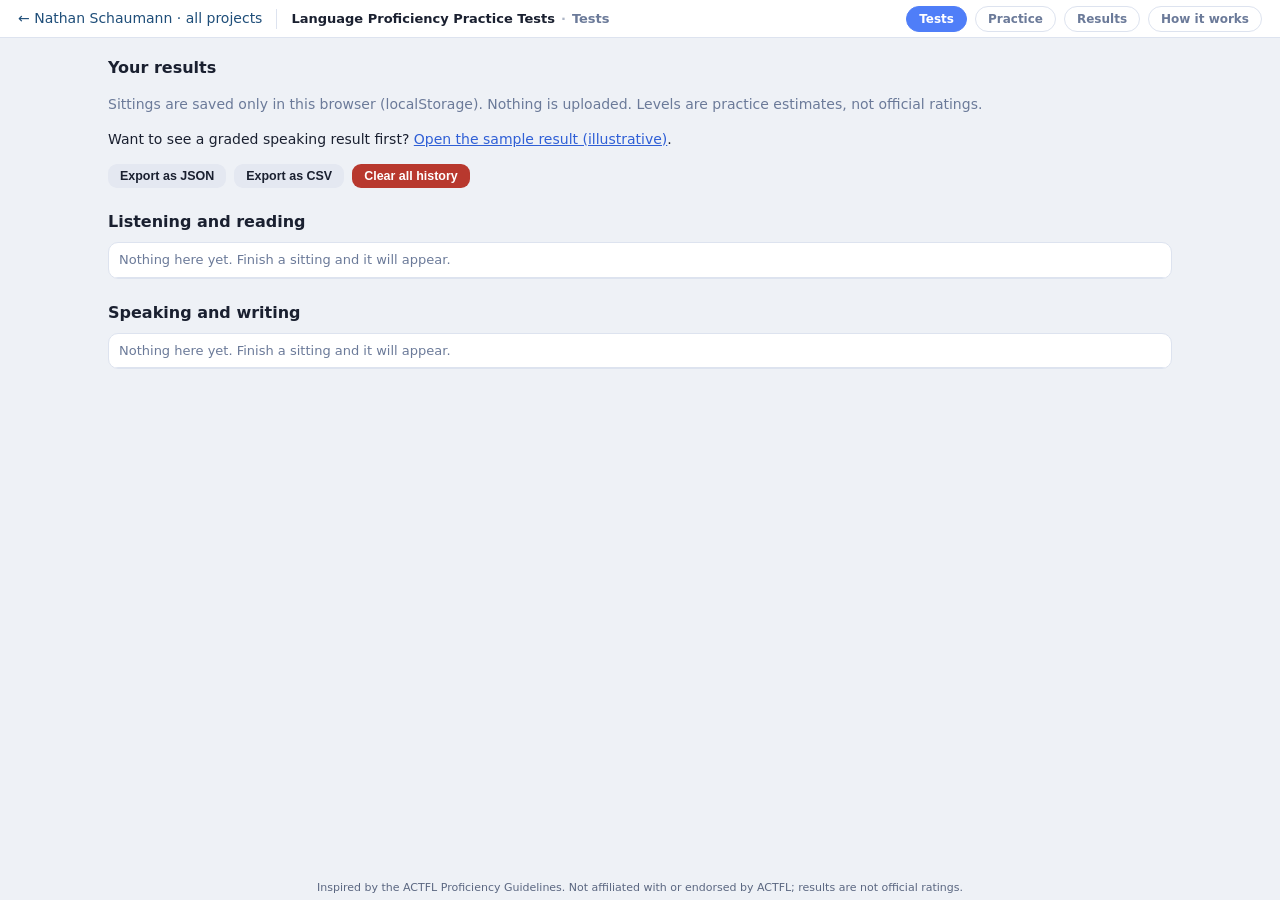
<file: results.html>
<!doctype html>
<html lang="en" class="it-app">
<head>
<meta charset="utf-8">
<link rel="icon" type="image/svg+xml" href="/favicon.svg">
<meta name="viewport" content="width=device-width, initial-scale=1">
<title>Results - Language Proficiency Practice Tests</title>
<link rel="stylesheet" href="css/tokens.css">
<link rel="stylesheet" href="css/components.css">
<style>
  * , *::before, *::after { box-sizing: border-box; }
  body { margin: 0; font-family: -apple-system, BlinkMacSystemFont, "Segoe UI", system-ui, sans-serif;
         color: var(--text); background: var(--bg); font-size: var(--fs-base); line-height: 1.5; }
  main { max-width: 1100px; margin: 0 auto; padding: 18px 18px 44px; }
  h1 { font-size: var(--fs-lg); margin: 0 0 4px; }
  h2 { font-size: 1rem; margin: 22px 0 8px; }
  h3 { font-size: .95rem; margin: 16px 0 4px; }
  p, li { color: var(--text); }
  .muted { color: var(--muted); }
  .card { background: var(--card); border: 1px solid var(--border); border-radius: var(--radius-panel, 12px); padding: 14px 16px; margin: 12px 0; }
  .toolbar { display: flex; gap: 8px; flex-wrap: wrap; align-items: center; margin: 10px 0; }
  .tbl-wrap { overflow: auto; max-height: 340px; border: 1px solid var(--border); border-radius: 10px; background: var(--card); }
  table.hist { border-collapse: collapse; width: 100%; font-size: var(--fs-md); }
  table.hist th, table.hist td { text-align: left; padding: 7px 10px; border-bottom: 1px solid var(--border); white-space: nowrap; }
  table.hist th { position: sticky; top: 0; background: var(--card); cursor: pointer; user-select: none; }
  table.hist th.sorted::after { content: " \25B2"; font-size: 10px; }
  table.hist th.sorted.desc::after { content: " \25BC"; }
  table.hist td.dash { color: var(--muted-2); }
  table.hist tr.detail td { white-space: normal; background: var(--bg-2); }
  .link { background: none; border: none; color: var(--accent-text, var(--accent)); cursor: pointer; padding: 0; font: inherit; text-decoration: underline; }
  .transcript { border-left: 3px solid var(--border); padding-left: 10px; margin: 6px 0; }
  a { color: var(--accent-text, var(--accent)); }
  ul { padding-left: 20px; }
  .empty { padding: 14px; color: var(--muted); }
</style>
</head>
<body>
<nav class="home-link" style="font:14px/1.4 system-ui,-apple-system,sans-serif;margin:0 0 4px"><a href="https://nschaumann.com/" style="display:inline-block;padding:8px 0;color:#1F4E79;text-decoration:none">← Nathan Schaumann · all projects</a></nav>
<script src="js/nav.js"></script>
<main>
  <div id="view-results">
    <h1>Your results</h1>
    <p class="muted">Sittings are saved only in this browser (localStorage). Nothing is uploaded. Levels are practice estimates, not official ratings.</p>
    <p>Want to see a graded speaking result first? <a href="speaking.html?route=speaking/sample">Open the sample result (illustrative)</a>.</p>
    <div class="toolbar">
      <button class="btn secondary sm" id="export-btn" type="button">Export as JSON</button>
      <button class="btn secondary sm" id="csv-btn" type="button">Export as CSV</button>
      <button class="btn danger sm" id="clear-btn" type="button">Clear all history</button>
      <span class="muted" id="status"></span>
    </div>
    <h2>Listening and reading</h2>
    <div class="tbl-wrap"><table class="hist" id="tbl-lr"></table></div>
    <h2>Speaking and writing</h2>
    <div class="tbl-wrap"><table class="hist" id="tbl-sp"></table></div>
  </div>

  <div id="view-how" hidden>
    <h1>How it works</h1>
    <p class="muted">A plain-English summary. The longer write-up is METHOD.md in the repository.</p>
    <div class="card">
      <h3>Listening and reading</h3>
      <p>Each test is a walk through blocks of five passages at one level, with three multiple-choice questions per passage. The walk starts at Advanced Low. A strong first block sends you up a level, a weak one sends you down. After two blocks, or three when you hit the top or bottom of the range, two neighbouring blocks (30 questions) are added up and looked up in a score table to give a level from Novice Low to Superior. Listening plays each recording once, with no replay, and gives you a preview of the questions before and a short review after. Reading gives a fixed five minutes per passage and does not let you go back.</p>
      <h3>How the passages are pitched to levels</h3>
      <p>Every passage was written to target one level, then rated blind by several AI raters who saw only the text or transcript, never the intended level. Passages were revised until the raters agreed with the intended level about 80% of the time and were never more than one step away. Questions were then checked with a second blind test: an AI answering with the questions and choices but without the passage. The first draft banks scored 91% that way, far too high, so questions were rewritten until the banks fell inside the 50 to 70% target where they could.</p>
      <h3>Speaking and writing</h3>
      <p>You answer spoken or typed prompts. Claude rates the whole sample the way a human rater would: it looks for the level you can sustain across the routine questions (the floor), and for where you start to break down on the harder questions (the ceiling). Rehearsed answers are discounted, and the test form you chose in the self-assessment caps the highest level that can be printed. Practice sittings also give a level for each answer and a list of grammar and word-choice mistakes.</p>
      <h3>What this is not</h3>
      <p>These are practice tests. No human raters have validated them, the passages are AI-written and the audio is synthetic, and the levels are estimates. Inspired by the ACTFL Proficiency Guidelines. Not affiliated with or endorsed by ACTFL; results are not official ratings.</p>
    </div>
  </div>
</main>
<script>
"use strict";
const SKILL_LABELS = { listening: "Portuguese listening", reading: "Portuguese reading", "listening-ru": "Russian listening", "listening-es": "Spanish listening" };
const LANG_NAMES = { es: "Spanish", pt: "Portuguese", ru: "Russian", hy: "Armenian" };
const SPEAK_MODES = { speaking: "Speaking test", "speaking-practice2": "Speaking practice", "writing-practice2": "Writing practice" };
const RATING_NAMES = { NL: "Novice Low", NM: "Novice Mid", NH: "Novice High", IL: "Intermediate Low", IM: "Intermediate Mid",
  IH: "Intermediate High", AL: "Advanced Low", AM: "Advanced Mid", AH: "Advanced High", S: "Superior", D: "Distinguished" };
const LR_KEY = "lpp_listening_history", SP_KEY = "lpp_speaking_history";

function esc(s) { return String(s == null ? "" : s).replace(/[&<>"']/g, c => ({ "&": "&amp;", "<": "&lt;", ">": "&gt;", '"': "&quot;", "'": "&#39;" }[c])); }
function load(key) { try { const a = JSON.parse(localStorage.getItem(key) || "[]"); return Array.isArray(a) ? a : []; } catch (e) { return []; } }
function fmtDate(at) { const d = new Date(at); return isNaN(d) ? "-" : d.toLocaleString(); }
function fmtTime(sec) { if (sec == null) return null; const m = Math.floor(sec / 60), s = Math.round(sec % 60); return m + ":" + String(s).padStart(2, "0"); }

const LR_COLS = [
  { key: "at", label: "Date", value: r => r.at, show: r => fmtDate(r.at) },
  { key: "test", label: "Test", value: r => SKILL_LABELS[r.skill] || "Portuguese listening" },
  { key: "rating", label: "Estimated level", value: r => r.rating || null },
  { key: "score", label: "Pair score", value: r => r.combined == null ? null : r.combined, show: r => r.combined == null ? null : r.combined + "/30" },
  { key: "passages", label: "Passages", value: r => r.passages },
  { key: "time", label: "Time", value: r => r.elapsedSeconds, show: r => fmtTime(r.elapsedSeconds) }
];
const SP_COLS = [
  { key: "at", label: "Date", value: r => r.at, show: r => fmtDate(r.at) },
  { key: "mode", label: "Mode", value: r => SPEAK_MODES[r.skill] || "Speaking" },
  { key: "language", label: "Language", value: r => LANG_NAMES[r.language || "es"] },
  { key: "rating", label: "Estimated level", value: r => r.rating ? (RATING_NAMES[r.rating] || r.rating) : null },
  { key: "prompts", label: "Prompts", value: r => (r.detail || []).length },
  { key: "wpm", label: "Typed WPM", value: r => r.typedWpm == null ? null : r.typedWpm }
];

function detailLR(r) {
  const blocks = (r.blocks || []).map((b, i) => `Block ${i + 1}: ${esc(RATING_NAMES[b.level] || b.level)}, ${b.score}/15`).join(" &middot; ");
  const rows = (r.detail || []).map(d => `${esc(d.id)}: ${d.score}/3`).join(", ");
  return `<div>${blocks}</div><div class="muted">${rows}</div>`;
}
function detailSP(r) {
  const head = r.rationale ? `<p><b>Rationale.</b> ${esc(r.rationale)}</p>` : "";
  const t = (r.detail || []).map(d => `<div class="transcript"><b>${d.n}.</b> ${esc(d.promptEs || "")}<br>${esc(d.transcript || "(no response)")}${d.note ? `<br><span class="muted">${esc(d.note)}</span>` : ""}</div>`).join("");
  return head + t;
}

function makeTable(el, cols, recs, detailFn, stateKey) {
  let st = { col: "at", desc: true };
  try { const v = JSON.parse(localStorage.getItem("lpp_sort_" + stateKey) || "null"); if (v && cols.some(c => c.key === v.col)) st = v; } catch (e) {}
  const open = new Set();
  function render() {
    if (!recs.length) { el.innerHTML = '<tbody><tr><td class="empty">Nothing here yet. Finish a sitting and it will appear.</td></tr></tbody>'; return; }
    const col = cols.find(c => c.key === st.col) || cols[0];
    const sorted = recs.slice().sort((a, b) => {
      const x = col.value(a), y = col.value(b);
      if (x == null && y == null) return 0; if (x == null) return 1; if (y == null) return -1;
      const c = typeof x === "number" && typeof y === "number" ? x - y : String(x).localeCompare(String(y));
      return st.desc ? -c : c;
    });
    let html = "<thead><tr>" + cols.map(c => `<th data-k="${c.key}" class="${c.key === st.col ? "sorted" + (st.desc ? " desc" : "") : ""}">${esc(c.label)}</th>`).join("") + "<th></th></tr></thead><tbody>";
    sorted.forEach(r => {
      html += "<tr>" + cols.map(c => { const v = c.show ? c.show(r) : c.value(r); return v == null || v === "" ? '<td class="dash">-</td>' : `<td>${esc(v)}</td>`; }).join("") +
        `<td><button class="link" data-at="${esc(r.at)}">${open.has(r.at) ? "hide" : "details"}</button></td></tr>`;
      if (open.has(r.at)) html += `<tr class="detail"><td colspan="${cols.length + 1}">${detailFn(r)}</td></tr>`;
    });
    el.innerHTML = html + "</tbody>";
  }
  el.addEventListener("click", e => {
    const th = e.target.closest("th[data-k]");
    if (th) {
      const k = th.getAttribute("data-k");
      st = { col: k, desc: st.col === k ? !st.desc : false };
      try { localStorage.setItem("lpp_sort_" + stateKey, JSON.stringify(st)); } catch (er) {}
      render(); return;
    }
    const b = e.target.closest("button[data-at]");
    if (b) { const at = b.getAttribute("data-at"); open.has(at) ? open.delete(at) : open.add(at); render(); }
  });
  render();
}

function csvCell(v) { v = v == null ? "" : String(v); return /[",\n]/.test(v) ? '"' + v.replace(/"/g, '""') + '"' : v; }
function download(name, text, type) {
  const a = document.createElement("a");
  a.href = URL.createObjectURL(new Blob([text], { type })); a.download = name;
  document.body.appendChild(a); a.click(); a.remove();
  setTimeout(() => URL.revokeObjectURL(a.href), 2000);
}

const lr = load(LR_KEY), sp = load(SP_KEY);
makeTable(document.getElementById("tbl-lr"), LR_COLS, lr, detailLR, "lr");
makeTable(document.getElementById("tbl-sp"), SP_COLS, sp, detailSP, "sp");
document.getElementById("export-btn").addEventListener("click", () =>
  download("proficiency-practice-history.json", JSON.stringify({ listeningReading: lr, speaking: sp }, null, 1), "application/json"));
document.getElementById("csv-btn").addEventListener("click", () => {
  const rows = [["date", "test", "level", "score_or_prompts"]];
  lr.forEach(r => rows.push([r.at, SKILL_LABELS[r.skill] || "Portuguese listening", r.rating, r.combined]));
  sp.forEach(r => rows.push([r.at, SPEAK_MODES[r.skill] || "Speaking", r.rating, (r.detail || []).length]));
  download("proficiency-practice-history.csv", rows.map(r => r.map(csvCell).join(",")).join("\n"), "text/csv");
});
document.getElementById("clear-btn").addEventListener("click", () => {
  if (!confirm("Delete every saved sitting from this browser?")) return;
  try { localStorage.removeItem(LR_KEY); localStorage.removeItem(SP_KEY); } catch (e) {}
  location.reload();
});
const route = window.NavBar ? window.NavBar.route() : "results";
if (route === "how") {
  document.getElementById("view-results").hidden = true;
  document.getElementById("view-how").hidden = false;
  window.NavBar.setPage("How it works");
}
</script>
</body>
</html>
</file>
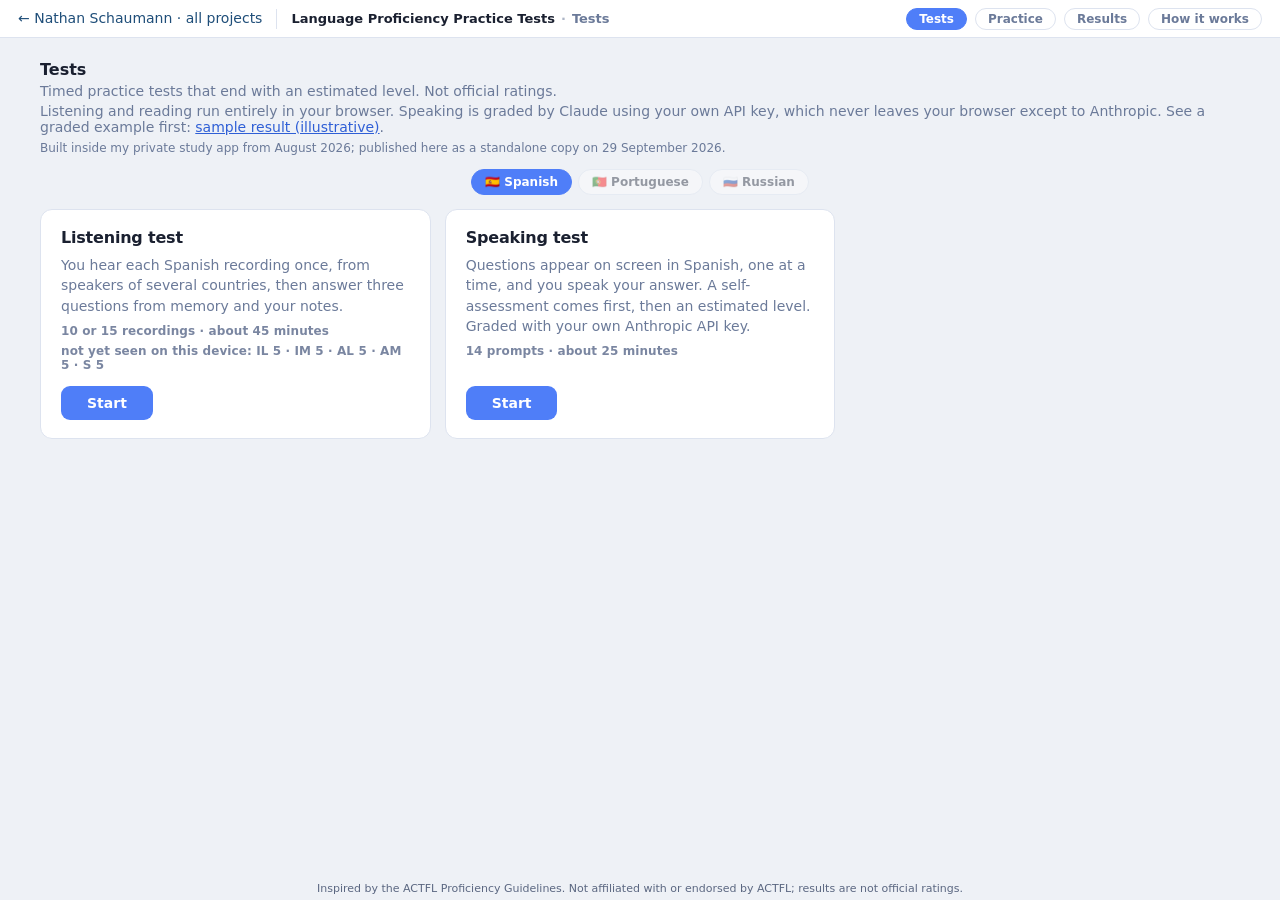
<file: speaking.html>
<!doctype html>
<html lang="en" class="it-app">
<head>
<meta charset="utf-8">
<link rel="icon" type="image/svg+xml" href="/favicon.svg">
<meta name="viewport" content="width=device-width, initial-scale=1">
<title>Speaking Practice - Language Proficiency Practice Tests</title>
<link rel="stylesheet" href="css/tokens.css">

<link rel="stylesheet" href="css/components.css">
<style>

  * , *::before, *::after { box-sizing: border-box; margin: 0; padding: 0; }
  html, body { height: 100%; }
  body {
    font-family: -apple-system, BlinkMacSystemFont, "Segoe UI", system-ui, sans-serif;
    color: var(--text); background: var(--bg);
    height: 100dvh; overflow: hidden;
    font-size: var(--fs-base);
  }
  button { font: inherit; color: inherit; }
  input, select, textarea { font: inherit; color: inherit; }

  .screen { display: none; height: calc(100% - var(--nav-h, 62px)); flex-direction: column; }
  .screen.active { display: flex; }
  body.in-test .screen { height: 100%; }

  /* Phones and other small windows: outside a test the page scrolls like a normal page.
     The desktop layout pins the page to the window and scrolls panels inside it; on a small
     screen that leaves content cut off. */
  @media (max-width: 820px), (max-height: 500px) {
    body:not(.in-test) { height: auto; min-height: 100dvh; overflow: visible; display: flex; flex-direction: column; padding-bottom: 60px; }
    body:not(.in-test) .screen.active { height: auto; flex: 1 0 auto; }
    body:not(.in-test) .step-body { flex: none; }
    body:not(.in-test) .step-scroll, body:not(.in-test) .prompt-card { flex: none; overflow: visible; }
  }

  .tag {
    display: inline-block; font-size: var(--fs-sm); font-weight: 700; padding: 2px 8px; border-radius: var(--radius-pill);
    background: var(--accent-soft); color: var(--accent-text);
  }
  .tag.muted { background: var(--bg-2); color: var(--muted-aa); border: 1px solid var(--border); }
  .tag.warn { background: var(--warn-soft); color: var(--warn-text); }
  .tag.danger { background: var(--danger-soft); color: var(--danger-text); }
  .tag.good { background: var(--good-soft); color: var(--good-text); }

  .btn-end-test {
    margin-left: auto; border: 1px solid var(--border); background: transparent;
    color: var(--muted); border-radius: var(--radius-md); padding: 4px 12px; font-size: var(--fs-sm);
    font-weight: 600; cursor: pointer; white-space: nowrap;
    transition: color .12s, border-color .12s;
  }
  .btn-end-test:hover { color: var(--danger-text); border-color: var(--danger); }
  .end-test-confirm {
    display: none; flex-direction: column; gap: 10px;
    background: var(--card); border: 1px solid var(--danger); border-radius: var(--radius-btn);
    padding: 14px 16px; font-size: var(--fs-base);
  }
  .end-test-confirm b { color: var(--danger-text); }
  .end-test-confirm-actions { display: flex; gap: 10px; justify-content: flex-end; }

  .app-header {
    flex: none; display: flex; align-items: baseline; justify-content: space-between;
    gap: 16px; padding: 20px 36px 0;
  }

  .app-header h1 { font-size: var(--fs-lg); font-weight: 700; }
  .app-header .sub { color: var(--muted); font-size: var(--fs-base); margin-top: 3px; }
  .dashboard-link {
    flex: none; color: var(--muted); font-size: var(--fs-sm); text-decoration: none;
    border: 1px solid var(--border); border-radius: var(--radius-pill); padding: 4px 12px;
    transition: color .12s, border-color .12s;
  }
  .dashboard-link:hover { color: var(--text); border-color: var(--accent); }

  .header-links { flex: none; display: flex; gap: 8px; align-items: center; }

  .card {
    background: var(--card); border: 1px solid var(--border); border-radius: var(--radius-card);
    padding: 20px 24px;
  }

  .step-body {
    flex: 1; min-height: 0; display: flex; flex-direction: column;
    max-width: 1520px; width: 100%; margin: 14px auto 0; padding: 0 36px 20px;
    gap: 14px;
  }
  .step-scroll { flex: 1; min-height: 0; overflow-y: auto; display: flex; flex-direction: column; gap: 14px; padding-right: 4px; }
  .step-footer { flex: none; display: flex; justify-content: space-between; align-items: center; gap: 14px; padding-top: 6px; }
  .step-footer .hint { color: var(--muted-aa); font-size: var(--fs-md); }

  .step-footer .nav-back-btn { margin-right: auto; }

  .rules-list { list-style: none; display: flex; flex-direction: column; gap: 9px; margin-top: 10px; }
  .rules-list li { position: relative; padding-left: 20px; font-size: var(--fs-base); line-height: 1.45; }
  .rules-list li::before { content: "▸"; color: var(--accent); font-size: var(--fs-md); position: absolute; left: 4px; top: 0.15em; }
  .start-grid { display: grid; grid-template-columns: 1fr 1fr; gap: 16px; }
  .card h2 { font-size: var(--fs-sm); text-transform: uppercase; letter-spacing: 0.6px; color: var(--muted); font-weight: 700; margin-bottom: 10px; }
  .card p.lede { color: var(--muted); font-size: var(--fs-base); line-height: 1.5; }

  .sa-options { display: flex; flex-direction: column; gap: 10px; }
  .sa-opt {
    display: flex; gap: 12px; align-items: flex-start; background: var(--bg-2);
    border: 1px solid var(--border); border-radius: var(--radius-btn); padding: 12px 14px;
    cursor: pointer; transition: border-color .12s, background .12s;
  }
  .sa-opt:hover { border-color: #b9c3d9; }
  .sa-opt:has(input:checked) { border-color: var(--accent); background: var(--accent-soft); }
  .sa-opt input { accent-color: var(--accent); margin-top: 3px; flex: none; }
  .sa-num {
    flex: none; width: 24px; height: 24px; border-radius: 50%; background: var(--card-2);
    border: 1px solid var(--border); display: flex; align-items: center; justify-content: center;
    font-weight: 700; font-size: var(--fs-md); color: var(--muted);
  }
  .sa-opt:has(input:checked) .sa-num { background: var(--accent); border-color: var(--accent); color: #fff; }
  .sa-text { font-size: var(--fs-base); line-height: 1.45; }

  .mic-row { display: flex; align-items: center; gap: 14px; }
  .mic-status { font-size: var(--fs-base); color: var(--muted); }
  .mic-status.ok { color: var(--good-text); }
  .mic-status.err { color: var(--warn-text); }
  .level-meter {
    flex: 1; max-width: 240px; height: 10px; background: var(--bg-2); border: 1px solid var(--border);
    border-radius: var(--radius-pill); overflow: hidden;
  }
  .level-meter-fill { height: 100%; width: 0%; background: var(--good); transition: width .08s linear; }

  #screen-test .step-body, #screen-setup-sample .step-body { max-width: 760px; }
  .prompt-topline { flex: none; display: flex; align-items: baseline; justify-content: space-between; }
  .prompt-progress { font-weight: 700; font-size: var(--fs-lg); }
  .prompt-timer { font-family: var(--mono); font-size: var(--fs-xl); font-weight: 700; min-width: 3.4em; text-align: right; }
  .prompt-timer.urgent { color: var(--danger-text); }
  .prompt-card { flex: 1; min-height: 0; display: flex; flex-direction: column; gap: 16px; overflow-y: auto; }
  .prompt-kicker { font-size: var(--fs-sm); text-transform: uppercase; letter-spacing: 0.6px; color: var(--muted); font-weight: 700; }
  .prompt-text { font-size: var(--fs-xl); line-height: 1.5; font-weight: 600; }
  .prompt-context { color: var(--muted); font-size: var(--fs-base); line-height: 1.45; margin-top: 6px; padding: 10px 12px; background: var(--bg-2); border-radius: var(--radius-md); border: 1px solid var(--border-soft); }
  .prompt-gloss-btn {
    flex: none; align-self: flex-start; border: 1px solid var(--border); background: transparent;
    color: var(--muted); border-radius: var(--radius-pill); width: 26px; height: 26px; font-weight: 700;
    cursor: pointer; font-size: var(--fs-base);
  }
  .prompt-gloss-btn:hover { color: var(--text); border-color: var(--accent); }
  .prompt-gloss { display: none; color: var(--muted); font-size: var(--fs-base); line-height: 1.45; margin-top: 6px; }
  .prompt-gloss.show { display: block; }
  .rec-status { display: flex; align-items: center; gap: 8px; font-size: var(--fs-base); color: var(--muted); }
  .rec-dot { width: 9px; height: 9px; border-radius: 50%; background: var(--muted-2); flex: none; }
  .rec-dot.live { background: var(--danger); animation: rec-pulse 1.2s infinite; }

  .rec-dot.warn { background: var(--warn); animation: rec-pulse 1.2s infinite; }
  @keyframes rec-pulse { 0%,100% { opacity: 1; } 50% { opacity: 0.35; } }
  .transcript-wrap { flex: none; display: flex; flex-direction: column; gap: 6px; }
  .transcript-label { display: flex; justify-content: space-between; align-items: center; font-size: var(--fs-sm); color: var(--muted); text-transform: uppercase; letter-spacing: 0.5px; font-weight: 700; }

  .transcript-wrap textarea {
    width: 100%; min-height: 54px; resize: vertical;
    background: var(--card-2); color: var(--text);
    border: 1px solid var(--border); border-radius: var(--radius-md);
    padding: 9px 11px; line-height: 1.45;
  }
  .transcript-wrap textarea::placeholder { color: var(--muted-2); }
  .transcript-wrap textarea:focus {
    outline: none; border-color: var(--accent); background: var(--card);
  }
  #prompt-transcript {
    width: 100%; min-height: 90px; resize: vertical; background: var(--bg-2); border: 1px solid var(--border);
    border-radius: var(--radius-md); padding: 10px 12px; color: var(--text); line-height: 1.45; font-size: var(--fs-lg);
  }
  #prompt-transcript:focus { outline: none; border-color: var(--accent); }
  .practice-badge { color: var(--warn-text); font-size: var(--fs-sm); font-weight: 700; text-transform: uppercase; letter-spacing: 0.5px; }

  .mode-grid { display: grid; grid-template-columns: 1fr 1fr; gap: 14px; margin-bottom: 16px; }

  #screen-start .mode-grid { grid-template-columns: repeat(3, 1fr); }
  .mode-card {
    display: flex; flex-direction: column; gap: 8px; text-align: left;
    background: var(--card); border: 1px solid var(--border); border-radius: var(--radius-card);
    padding: 16px 20px; cursor: pointer; font: inherit; color: inherit;
    transition: border-color .12s, background .12s;
  }
  .mode-card:hover { border-color: var(--accent); background: var(--card-2); }
  .mode-card-primary { border-color: var(--accent); background: var(--accent-soft); }
  .mode-card-primary:hover { background: var(--accent-soft); border-color: var(--accent-text); }
  .mode-card-title { font-size: var(--fs-lg); font-weight: 700; display: flex; align-items: center; gap: 10px; flex-wrap: wrap; }
  .mode-card-desc { color: var(--muted); font-size: var(--fs-base); line-height: 1.45; margin: 0; }

  #screen-practice2 .step-body { max-width: 760px; }

  .practice2-mic-msg, .rec-msg {
    color: var(--warn-text); background: var(--warn-soft); border: 1px solid var(--warn);
    border-radius: var(--radius-md); padding: 8px 12px; font-size: var(--fs-base); line-height: 1.4;
  }

  .p2-finish-row { margin-top: 18px; text-align: center; }
  .p2-write-box {
    width: 100%; box-sizing: border-box; margin-top: 12px; resize: vertical;
    min-height: 190px; padding: 12px 14px; font: inherit; line-height: 1.5;
    color: inherit; background: var(--card-2);
    border: 1px solid var(--border); border-radius: var(--radius-btn);
  }
  .p2-write-box:focus { outline: none; border-color: var(--accent); }
  .mistake-item { padding: 10px 0; border-bottom: 1px solid var(--border-soft); }
  .mistake-item:last-child { border-bottom: none; }
  .mistake-quote { font-style: italic; font-size: var(--fs-base); }
  .mistake-issue { color: var(--muted); font-size: var(--fs-base); margin-top: 4px; }
  .mistake-correction { color: var(--good-text); font-size: var(--fs-base); margin-top: 2px; }

  .mistake-group { padding: 4px 0 10px; border-top: 1px solid var(--border); margin-top: 12px; }
  .mistake-group:first-child { border-top: none; margin-top: 0; }
  .mistake-group-head {
    display: flex; flex-wrap: wrap; align-items: baseline; gap: 4px 10px; margin-bottom: 2px;
  }
  .mistake-group-n {
    font-size: var(--fs-sm); font-weight: 700; letter-spacing: 0.06em;
    text-transform: uppercase; color: var(--muted); white-space: nowrap;
  }
  .mistake-group-q { font-size: var(--fs-base); font-weight: 600; min-width: 0; }
  .mistake-pending { color: var(--muted); font-size: var(--fs-base); margin: 4px 0 0; }

  @media (max-width: 560px) {
    .start-grid, .mode-grid { grid-template-columns: 1fr; }
    #screen-start .mode-grid { grid-template-columns: 1fr; }
    .app-header { flex-wrap: wrap; row-gap: 10px; }

    .step-body { padding: 0 10px 14px; }
    .card { padding: 14px 14px; }
  }

  #screen-results .step-body,
  #screen-practice2-results .step-body { max-width: 1520px; }

  body:has(#screen-results.active),
  body:has(#screen-practice2-results.active) { overflow-y: auto; }

  #screen-practice2-results .step-scroll { overflow-y: visible; }

  /* The results screens scroll the whole page, so their body must be as tall as its content:
     then its bottom padding clears the fixed footer under the last row. */
  #screen-results .step-body,
  #screen-practice2-results .step-body { flex: none; }
  .results-body { display: flex; flex-direction: column; gap: 16px; width: 100%; }
  .results-top { display: flex; justify-content: space-between; align-items: flex-start; gap: 20px; flex-wrap: wrap; }
  .results-rating-block { display: flex; flex-direction: column; gap: 4px; }
  .results-rating { font-size: 2rem; font-weight: 800; letter-spacing: -0.5px; }
  .results-rating .band-tag { font-size: var(--fs-base); color: var(--muted); font-weight: 600; margin-left: 10px; }
  .results-crosswalk { color: var(--muted); font-size: var(--fs-base); }
  .results-crosswalk b { color: var(--accent-text); }

  .results-floor-ceiling { color: var(--text); font-size: var(--fs-base); margin-top: 2px; }
  .results-floor-ceiling b { color: var(--accent-text); }
  .results-actions { display: flex; gap: 10px; flex: none; flex-wrap: wrap; }
  .rating-pending { display: flex; align-items: center; gap: 10px; color: var(--muted); font-size: var(--fs-lg); }
  .dots span { animation: dot-pulse 1.2s infinite; opacity: 0.2; }
  .dots span:nth-child(2) { animation-delay: .2s; } .dots span:nth-child(3) { animation-delay: .4s; }
  @keyframes dot-pulse { 0%,100% { opacity: 0.2; } 50% { opacity: 1; } }
  .rating-error { color: var(--danger-text); background: var(--danger-soft); border: 1px solid var(--danger); border-radius: var(--radius-btn); padding: 12px 14px; font-size: var(--fs-base); line-height: 1.5; }
  .rating-nokey { color: var(--warn-text); background: var(--warn-soft); border: 1px solid var(--warn); border-radius: var(--radius-btn); padding: 12px 14px; font-size: var(--fs-base); line-height: 1.5; }

  .rcard { background: var(--card); border: 1px solid var(--border); border-radius: var(--radius-card); padding: 16px 20px; }
  .rcard h3 { font-size: var(--fs-sm); text-transform: uppercase; letter-spacing: 0.6px; color: var(--muted); font-weight: 700; margin-bottom: 10px; }
  .blurb-text { font-size: var(--fs-base); line-height: 1.5; color: var(--text); }

  .results-rationale { max-width: 70ch; }

  .evidence-wrap { overflow-x: auto; border-radius: var(--radius-md); border: 1px solid var(--border-soft); }
  table.evidence { width: 100%; border-collapse: collapse; font-size: var(--fs-md); table-layout: fixed; }

  table.evidence col.ec-n { width: 46px; }
  table.evidence col.ec-level { width: 96px; }
  table.evidence col.ec-type { width: 122px; }
  table.evidence col.ec-kind { width: 104px; }
  table.evidence col.ec-response { width: 230px; }
  table.evidence.evidence-compact col.ec-response { width: auto; }
  table.evidence thead th {
    position: sticky; top: 0; background: var(--card-2); text-align: left; padding: 7px 9px;
    color: var(--muted); font-weight: 700; font-size: var(--fs-xs); text-transform: uppercase; letter-spacing: 0.4px;
    border-bottom: 1px solid var(--border); z-index: 2;
  }
  table.evidence td, table.evidence th { overflow-wrap: anywhere; }
  table.evidence td { padding: 7px 9px; border-bottom: 1px solid var(--border-soft); vertical-align: top; }
  table.evidence tr:last-child td { border-bottom: none; }
  .meets-fully { color: var(--good-text); font-weight: 700; }
  .meets-minimally { color: var(--warn-text); font-weight: 700; }
  .meets-not { color: var(--danger-text); font-weight: 700; }
  .transcript-cell { color: var(--muted-aa); font-size: var(--fs-sm); }

  .evidence td .tag { margin-top: 2px; }

  .evidence-cards { display: none; flex-direction: column; gap: 10px; }
  .evidence-card { border: 1px solid var(--border-soft); border-radius: var(--radius-btn); padding: 10px 12px; background: var(--card-2); overflow-wrap: anywhere; }
  .evidence-card-top { display: flex; flex-wrap: wrap; align-items: center; gap: 6px 10px; font-size: var(--fs-md); font-weight: 600; }
  .evidence-card-n { color: var(--muted); font-weight: 700; }
  .evidence-card-meta { color: var(--muted); font-weight: 400; }
  .evidence-card-response { margin-top: 4px; font-size: var(--fs-sm); color: var(--muted-aa); line-height: 1.4; }
  @media (max-width: 900px) {
    .evidence-wrap { display: none; }
    .evidence-cards { display: flex; }
    .results-top { flex-direction: column; }
    .results-rating { font-size: var(--fs-2xl); }
  }

  #screen-error { align-items: center; justify-content: center; padding: 30px; }
  .error-card { width: min(640px, 100%); max-height: 100%; overflow: auto; background: var(--card); border: 1px solid var(--danger); border-radius: var(--radius-panel); padding: 26px 28px; }

  .error-card h1 { font-size: var(--fs-lg); font-weight: 700; color: var(--danger-text); margin-bottom: 8px; }
  .error-card p { font-size: var(--fs-base); line-height: 1.5; color: var(--text); margin-bottom: 12px; }

  .save-toast {
    position: fixed; left: 50%; bottom: 24px; transform: translateX(-50%) translateY(12px);
    background: var(--card); border: 1px solid var(--good); border-radius: var(--radius-btn);
    padding: 10px 16px; font-size: var(--fs-base); font-weight: 600; color: var(--text);
    box-shadow: var(--shadow-pop); opacity: 0; pointer-events: none;
    transition: opacity .18s ease, transform .18s ease; z-index: 50; max-width: min(420px, calc(100vw - 32px));
    text-align: center;
  }
  .save-toast.show { opacity: 1; transform: translateX(-50%) translateY(0); }

  .mic-modal-overlay {
    position: fixed; inset: 0; background: rgba(20,26,44,0.45);
    display: none; align-items: center; justify-content: center;
    z-index: 60; padding: 20px;
  }
  .mic-modal-overlay.show { display: flex; }
  .mic-modal {
    width: min(420px, 100%); background: var(--card); border-radius: var(--radius-panel);
    border: 1px solid var(--border); padding: 22px 24px;
    box-shadow: var(--shadow-pop);
  }
  .mic-modal h2 { font-size: var(--fs-lg); font-weight: 700; margin-bottom: 6px; }
  .mic-modal p.lede { font-size: var(--fs-base); color: var(--muted); line-height: 1.5; margin-bottom: 14px; }
  .mic-modal .mic-row { display: flex; align-items: center; gap: 10px; margin-bottom: 12px; }
  .mic-modal .level-meter { flex: 1; height: 10px; border-radius: var(--radius-sm); background: var(--bg-2); overflow: hidden; }
  .mic-modal .level-meter-fill { height: 100%; width: 0%; background: var(--accent); transition: width .08s linear; }
  .mic-modal .mic-status { font-size: var(--fs-md); color: var(--muted-2); min-width: 0; }
  .mic-modal .mic-actions { display: flex; flex-wrap: wrap; gap: 8px; margin-top: 14px; }

  /* Touch-sized controls on phones, small windows and touch screens. */
  @media (max-width: 820px), (max-height: 500px), (pointer: coarse) {
    .btn-end-test { min-height: 32px; padding-top: 6px; padding-bottom: 6px; }
    .prompt-gloss-btn { width: 32px; height: 32px; }
  }
</style>

</head>
<body>

<nav class="home-link" style="font:14px/1.4 system-ui,-apple-system,sans-serif;margin:0 0 4px"><a href="https://nschaumann.com/" style="display:inline-block;padding:8px 0;color:#1F4E79;text-decoration:none">← Nathan Schaumann · all projects</a></nav>
<script src="js/nav.js"></script>
<script src="js/grading.js"></script>






<div class="save-toast" id="save-toast" role="status" aria-live="polite"></div>

<div class="mic-modal-overlay" id="mic-modal-overlay" role="dialog" aria-modal="true" aria-labelledby="mic-modal-title">
  <div class="mic-modal">
    <h2 id="mic-modal-title">Mic check</h2>
    <p class="lede" id="mic-modal-lede">Record a few seconds of your voice — the level meter below confirms your microphone is picking up sound before you start.</p>
    <div class="mic-row">
      <div class="level-meter"><div class="level-meter-fill" id="mic-modal-level-fill"></div></div>
      <span class="mic-status" id="mic-modal-status">Not started.</span>
    </div>
    <div class="mic-actions" id="mic-modal-actions">
      <button class="btn sm secondary" id="mic-modal-retry-btn" type="button" style="display:none;">Try again</button>
      <button class="btn sm" id="mic-modal-continue-btn" type="button" style="display:none;">Mic works, continue</button>
    </div>
  </div>
</div>

<div class="screen" id="screen-practice2-count">
  <div class="app-header"><div><h1 id="practice2-count-title">Speaking Practice</h1><p class="sub">How many questions do you want to do?</p></div></div>
  <div class="step-body">
    <div class="step-scroll">
      <div class="mode-grid" id="practice2-count-grid"></div>
    </div>
    <div class="step-footer">
      <button class="btn sm secondary" id="practice2-count-mic-check-btn" type="button">🎤 Mic check</button>
      <span class="hint"></span>
      <button class="btn sm secondary nav-back-btn" id="practice2-count-back-btn" type="button">&larr; Back</button>
    </div>
  </div>
</div>

<div class="screen" id="screen-practice2">
  <div class="app-header">
    <div>
      <h1 id="practice2-title">Speaking Practice</h1>
      <p class="sub" id="practice2-sub">Random questions, text only. Each gives you 90 seconds; the mic
        starts the instant the question appears.</p>
    </div>
    <button class="btn sm nav-back-btn" id="practice2-back-btn" type="button">&larr; Back</button>
  </div>
  <div class="step-body">
    <div class="prompt-topline">
      <span class="prompt-progress" id="practice2-progress"></span>
      <span class="prompt-timer" id="practice2-timer">1:30</span>
    </div>
    <div class="prompt-card card" id="practice2-prompt-mount"></div>
  </div>
</div>

<div class="screen" id="screen-practice2-results">
  <div class="app-header"><div><h1 id="practice2-results-title">Speaking Practice — Results</h1><p class="sub" id="practice2-results-sub"></p></div></div>
  <div class="step-body">
    <div class="step-scroll">

      <div id="practice2-rating-mount"></div>
      <div class="card">
        <h2 id="practice2-wpm-title">Average speaking speed</h2>
        <div class="results-rating" id="practice2-wpm">—</div>
        <p class="lede" id="practice2-wpm-note"></p>
      </div>

      <div class="pg-wrap" id="practice2-gate-wrap">
        <div class="card">
          <h2>Grammar &amp; word-choice mistakes</h2>
          <div id="practice2-mistakes-loading" class="rating-pending">Checking your transcripts<span class="dots"><span>.</span><span>.</span><span>.</span></span></div>
          <div id="practice2-mistakes-nokey" class="rating-nokey" style="display:none;"></div>
          <div id="practice2-mistakes-error" class="rating-error" style="display:none;"></div>
          <div id="practice2-mistakes-list" style="display:none;"></div>
        </div>
      </div>
    </div>
    <div class="step-footer">
      <span class="hint"></span>
      <button class="btn nav-back-btn" id="practice2-results-back-btn" type="button">&larr; Back</button>
    </div>
  </div>
</div>

<div class="screen" id="screen-profile-choice">
  <div class="app-header"><div><h1>Saved self-assessment found</h1><p class="sub" id="profile-choice-sub">You picked a self-assessment level before. Use it again, or pick again.</p></div></div>
  <div class="step-body">
    <div class="step-scroll">
      <div class="mode-grid">
        <button class="mode-card mode-card-primary" id="profile-choice-use-btn" type="button">
          <div class="mode-card-title">Use my saved answer</div>
          <p class="mode-card-desc" id="profile-choice-use-desc">Skip straight ahead — no need to pick again.</p>
        </button>
        <button class="mode-card" id="profile-choice-redo-btn" type="button">
          <div class="mode-card-title">Pick again</div>
          <p class="mode-card-desc">Go through the Self-Assessment again and pick a different level.</p>
        </button>
      </div>
    </div>
    <div class="step-footer">
      <span class="hint"></span>
      <button class="btn sm secondary nav-back-btn" id="profile-choice-back-btn" type="button">&larr; Back</button>
    </div>
  </div>
</div>

<div class="screen" id="screen-exam-ranout">
  <div class="app-header"><div><h1>Speaking Test</h1><p class="sub">Not enough unused questions left for a full test.</p></div></div>
  <div class="step-body">
    <div class="step-scroll">
      <div class="card"><p class="lede">Not enough unused questions left for a full test.</p></div>
    </div>
    <div class="step-footer">
      <span class="hint"></span>
      <button class="btn" id="exam-ranout-back-btn" type="button">&larr; Back to hub</button>
    </div>
  </div>
</div>

<div class="screen" id="screen-selfassessment">
  <div class="app-header"><div><h1>Self-Assessment</h1><p class="sub">Choose the description that best fits your Spanish-speaking ability. This picks your test form.</p></div></div>
  <div class="step-body">
    <div class="step-scroll">
      <div class="card">
        <div class="sa-options" id="sa-options"></div>
      </div>
    </div>
    <div class="step-footer">
      <button class="btn sm secondary nav-back-btn" id="sa-back-btn" type="button">&larr; Back</button>
      <span class="hint" id="sa-form-hint"></span>
      <button class="btn" id="sa-continue-btn" type="button" disabled>Continue</button>
    </div>
  </div>
</div>

<div class="screen" id="screen-setup">
  <div class="app-header"><div><h1>Setup</h1><p class="sub">Check your microphone, then try one unrated sample question.</p></div></div>
  <div class="step-body">
    <div class="step-scroll">
      <div class="card">
        <h2>Microphone check</h2>

        <div class="mic-row">
          <button class="btn" id="setup-mic-check-modal-btn" type="button">🎤 Check your microphone</button>
          <span class="mic-status" id="mic-status">Not checked yet.</span>
        </div>
        <p class="lede" style="margin-top:10px;">No microphone, or prefer not to use one? You can still take the
          whole test — type your answers in the transcript box on each question.</p>
      </div>
      <div class="card" id="setup-sample-card" style="display:none;">
        <h2>Sample question <span class="practice-badge">practice — not scored</span></h2>
        <div id="setup-sample-mount"></div>
      </div>
    </div>
    <div class="step-footer">
      <button class="btn sm secondary nav-back-btn" id="setup-back-btn" type="button">&larr; Back</button>
      <span class="hint">The sample question doesn't count toward your rating.</span>
      <button class="btn" id="setup-skip-btn" type="button">Skip sample</button>
      <button class="btn" id="setup-start-test-btn" type="button" style="display:none;">Begin the test</button>
    </div>
  </div>
</div>

<div class="screen" id="screen-test">
  <div class="app-header"><div><h1>Speaking Test</h1><p class="sub" id="test-form-sub"></p></div></div>
  <div class="step-body">

    <div class="prompt-topline">
      <span class="prompt-progress" id="test-progress">Question 1 of 14</span>
      <span class="prompt-timer" id="test-timer">0:00</span>
      <button class="btn-end-test" id="test-end-btn" type="button">End test</button>
    </div>
    <div class="end-test-confirm" id="test-end-confirm">
      <p>End the test now? <b>An ended test is not saved</b> - it will not be rated and it will not appear in your Results.</p>
      <div class="end-test-confirm-actions">
        <button class="btn sm secondary" id="test-end-cancel-btn" type="button">Cancel</button>
        <button class="btn sm danger" id="test-end-confirm-btn" type="button">End test</button>
      </div>
    </div>
    <div class="prompt-card card" id="test-prompt-mount"></div>
  </div>
</div>

<div class="screen" id="screen-results">
  <div class="app-header"><div><h1>Results</h1><p class="sub" id="results-sub"></p></div></div>

  <div class="step-body" id="results-rating-mount"></div>
</div>


<div class="screen" id="screen-error">
  <div class="error-card">
    <h1 id="error-title">Couldn't load the app</h1>
    <p id="error-message"></p>
    <button class="btn" id="error-restart-btn" type="button">Reload</button>
  </div>
</div>

<script>
"use strict";


const SPK_LANGUAGE = "es";
const SPK_SPEECH_LANG = "es-ES";

const SPK_LANGUAGE_HY = "hy";

const SPK_LANGUAGE_RU = "ru";
const SPK_LANGUAGES = {
  es: { code: "es", bank: "content/prompts.json",    speechLang: "es-ES", label: "Spanish" },
  hy: { code: "hy", bank: "content/prompts-hy.json", speechLang: "hy-AM", label: "Armenian" },
  ru: { code: "ru", bank: "content/prompts-ru.json", speechLang: "ru-RU", label: "Russian" }
};
function spkLangCfg(code) { return SPK_LANGUAGES[code] || SPK_LANGUAGES[SPK_LANGUAGE]; }

const RATING_NAMES = {
  NL: "Novice Low", NM: "Novice Mid", NH: "Novice High",
  IL: "Intermediate Low", IM: "Intermediate Mid", IH: "Intermediate High",
  AL: "Advanced Low", AM: "Advanced Mid", AH: "Advanced High", S: "Superior"
};
const BAND_OF = {
  NL: "Novice", NM: "Novice", NH: "Novice", IL: "Intermediate", IM: "Intermediate", IH: "Intermediate",
  AL: "Advanced", AM: "Advanced", AH: "Advanced", S: "Superior"
};
const BAND_BLURBS = {
  Novice: "Novice-level speakers use isolated words, short memorized phrases and lists. They can name familiar people, objects and places, but do not yet build original sentences.",
  Intermediate: "Intermediate-level speakers build their own sentences. They ask and answer simple questions and handle everyday topics such as family, routines and immediate needs, though not always accurately.",
  Advanced: "Advanced-level speakers narrate and describe across past, present and future in connected paragraphs. They handle a complication in a familiar situation and discuss topics of personal and general interest.",
  Superior: "Superior-level speakers discuss topics at length and in the abstract, support opinions, build hypotheses and cope with unfamiliar situations. Their errors are rare and follow no pattern."
};
const FORM_INFO = {
  1: { label: "Form 1", range: "Novice Low – Intermediate Low" },
  2: { label: "Form 2", range: "Novice Low – Intermediate High" },
  3: { label: "Form 3", range: "Novice Low – Advanced Low" },
  4: { label: "Form 4", range: "Intermediate High – Advanced High" },
  5: { label: "Form 5", range: "Advanced Low – Superior" }
};

function escapeHtml(s) {
  return String(s).replace(/[&<>"']/g, c => ({ "&":"&amp;","<":"&lt;",">":"&gt;",'"':"&quot;","'":"&#39;" }[c]));
}

function spkMistakeGroupsHtml(questions, byIndex) {
  const asked = Array.isArray(questions) ? questions : [];
  const got = byIndex || {};
  return asked.map((q, i) => {
    const mistakes = got[i];
    const prompt = (q && (q.promptEs || q.prompt)) || "";
    let body;
    if (!Array.isArray(mistakes)) {
      body = `<p class="lede mistake-pending">Checking<span class="dots"><span>.</span><span>.</span><span>.</span></span></p>`;
    } else if (!mistakes.length) {
      body = `<p class="lede">No mistakes found — nice work.</p>`;
    } else {
      body = mistakes.map(m => `
      <div class="mistake-item">
        <div class="mistake-quote">"${escapeHtml(m.quote || "")}"</div>
        <div class="mistake-issue">${escapeHtml(m.issue || "")}</div>
        <div class="mistake-correction">&rarr; <span class="xl-src" data-xl-text="${escapeHtml(m.correction || "")}">${escapeHtml(m.correction || "")}</span></div>
      </div>`).join("");
    }
    return `<div class="mistake-group"><div class="mistake-group-head">` +
      `<span class="mistake-group-n">Question ${i + 1}</span>` +
      (prompt ? `<span class="mistake-group-q">${escapeHtml(prompt)}</span>` : "") +
      `</div>${body}</div>`;
  }).join("");
}

function spkMistakesByQuestion(mistakes, count) {
  const out = [];
  for (let i = 0; i < count; i++) out.push([]);
  for (const m of (Array.isArray(mistakes) ? mistakes : [])) {
    const q = m && typeof m.q === "number" && m.q >= 0 && m.q < count ? m.q : 0;
    if (out[q]) out[q].push(m);
  }
  return out;
}

function fmtClock(seconds) {
  const s = Math.max(0, Math.ceil(seconds));
  const m = Math.floor(s / 60), r = s % 60;
  return `${m}:${String(r).padStart(2, "0")}`;
}
function pickN(arr, n, exclude) {
  exclude = exclude || [];
  const pool = arr.filter(x => !exclude.includes(x));
  const copy = pool.slice();
  const out = [];
  while (out.length < n && copy.length) {
    const i = Math.floor(Math.random() * copy.length);
    out.push(copy.splice(i, 1)[0]);
  }
  return out;
}

function wordCount(text) {
  const trimmed = (text || "").trim();
  return trimmed ? trimmed.split(/\s+/).length : 0;
}

const SELF_ASSESSMENT_OPTIONS = [
  "I can name everyday things such as objects, colors, foods and numbers, but I cannot yet make a full sentence or ask a question.",
  "I can share basic facts about myself, my work and my routine in simple sentences, and ask a few simple questions.",
  "I can hold simple conversations on familiar topics, tell what happened, and handle everyday errands, although my verb forms are sometimes wrong.",
  "I can take full part in conversations about home, work, school and my interests, talk about past, present and future, explain my points, and handle a small unexpected problem.",
  "I can discuss personal, general and professional topics in detail, argue a view, weigh hypotheticals, and speak at length with accurate grammar and precise vocabulary."
];

const PROFILE_KEY = "lpp_speaking_profile";
function loadProfile() {
  try {
    const obj = JSON.parse(localStorage.getItem(PROFILE_KEY) || "null");
    return (obj && typeof obj === "object") ? obj : null;
  } catch (e) { return null; }
}
function saveProfile(profile) {
  try { localStorage.setItem(PROFILE_KEY, JSON.stringify(profile)); }
  catch (e) { console.error("[speaking] failed to persist lpp_speaking_profile:", e); }
}

const COMBO_TOPICS = [
  "movies", "parks", "concerts", "cooking", "music", "sports", "travel",
  "theater", "museums", "camping", "beach", "games", "pets", "gardening", "dancing", "homeimprovement",
  "weather", "housing", "transportation", "restaurants", "technology", "health", "holidays", "shopping",

  "neighbors", "volunteering",

  "nightlife", "carmaintenance", "kids", "writing", "art", "crafts",

  "banking", "libraries", "coffeeshops", "birthdayparties", "familygatherings", "farmersmarket",
  "laundry", "cleaning", "traffic", "recyclinghabits", "babysitting", "houseguests",
  "streetmarkets", "deliveries", "weekendplans", "neighborhoodevents", "parking",
  "weekendchores", "onlinecourses", "houseplants",

  "queues", "photography", "podcasts", "hairsalon", "mornings", "clothing", "gifts", "zoos",
  "collecting", "fishing"
];

const ROLEPLAY_TOPICS = [
  "cellphone", "apartment", "movietickets", "hotel", "doctor", "restaurant", "package", "interview",

  "gym", "pharmacy", "bank", "library", "airport", "carrental", "internet", "dentist",
  "locksmith", "passport"
];
const ROLEPLAY_ID_PREFIX = {
  cellphone: "cellphone", apartment: "recycle", movietickets: "tickets",
  hotel: "hotel", doctor: "doctor", restaurant: "restaurant",
  package: "package", interview: "interview",
  gym: "gym", pharmacy: "pharmacy", bank: "bank", library: "library",
  airport: "airport", carrental: "carrental", internet: "internet", dentist: "dentist",
  locksmith: "locksmith", passport: "passport"
};
const KIND_BY_TYPE = {
  description: "level_check", routine: "level_check", roleplay_ask: "level_check",
  experience: "probe", comparison: "probe", roleplay_solve: "probe", roleplay_experience: "probe",
  opinion: "probe", hypothesize: "probe"
};

const TOPIC_GROUPS = {
  restaurant: "restaurants", bank: "banking", library: "libraries", movietickets: "movies",
  actors: "movies", musicians: "music", athletes: "sports", artists: "art", chefs: "cooking",
  writers: "writing", teachers: "education", fame: "famouspeople"
};

function topicKey(x) {
  const t = typeof x === "string" ? x : ((x && x.topic) || "");
  return TOPIC_GROUPS[t] || t;
}

const USED_BY_BOTH = "both", USED_BY_PRACTICE = "practice";

function examBank(bank) {
  return (bank || []).filter(p => p.usedBy === USED_BY_BOTH);
}

function drillBankOf(bank) {
  return (bank || []).filter(p => p.usedBy === USED_BY_BOTH || p.usedBy === USED_BY_PRACTICE);
}

function distinctTopicCount(pool) {
  return new Set(pool.map(topicKey)).size;
}

function pickTopicDistinct(pool, n, usedKeys) {
  const used = usedKeys || new Set();
  const copy = pool.slice();
  const out = [];
  while (out.length < n && copy.length) {
    const p = copy.splice(Math.floor(Math.random() * copy.length), 1)[0];
    if (used.has(topicKey(p))) continue;
    used.add(topicKey(p));
    out.push(p);
  }
  return out;
}

function eligibleComboTopics(bank, askedIds) {
  const byId = id => bank.find(p => p.id === id);
  return COMBO_TOPICS.filter(topic =>
    ["desc", "routine", "exp"].every(suf => {
      const p = byId(`${topic}-${suf}`);
      return p && !askedIds.has(p.id);
    })
  );
}

function eligibleRoleplayTopics(bank, askedIds) {
  const byId = id => bank.find(p => p.id === id);
  return ROLEPLAY_TOPICS.filter(topic => {
    const prefix = ROLEPLAY_ID_PREFIX[topic];
    return ["ask", "solve", "experience"].every(suf => {
      const p = byId(`${prefix}-${suf}`);
      return p && !askedIds.has(p.id);
    });
  });
}

function composeSitting(bank, surveyTopics, form, askedIds) {
  bank = examBank(bank);
  askedIds = askedIds || new Set();
  const byId = id => bank.find(p => p.id === id);
  const comboPrompts = topic => ["desc", "routine", "exp"].map(suf => byId(`${topic}-${suf}`)).filter(Boolean);
  const used = new Set();
  const takeTopic = (...pools) => {
    const pool = pools.map(ts => ts.filter(t => !used.has(topicKey(t)))).find(ts => ts.length) || [];
    const t = pickN(pool, 1)[0];
    if (t) used.add(topicKey(t));
    return t;
  };

  const eligibleTopics = eligibleComboTopics(bank, askedIds);
  if (eligibleTopics.length < 3) return null;

  const selected = eligibleTopics.filter(t => surveyTopics.includes(t));
  const unselected = eligibleTopics.filter(t => !surveyTopics.includes(t));
  const combo1Topic = takeTopic(selected, eligibleTopics);
  const combo2Topic = takeTopic(selected, eligibleTopics);
  const combo3Topic = takeTopic(unselected, eligibleTopics);
  if (!combo1Topic || !combo2Topic || !combo3Topic) return null;

  const roleplayTopic = takeTopic(eligibleRoleplayTopics(bank, askedIds));
  if (!roleplayTopic) return null;
  const roleplayIdPrefix = ROLEPLAY_ID_PREFIX[roleplayTopic];
  const roleplayPrompts = ["ask", "solve", "experience"].map(suf => byId(`${roleplayIdPrefix}-${suf}`)).filter(Boolean);

  let tail;
  if (form >= 3) {
    const unasked = type => bank.filter(p => p.type === type && !askedIds.has(p.id));
    const q14 = pickTopicDistinct(unasked("comparison"), 1, used)[0];
    const q15 = pickTopicDistinct(unasked(form === 5 ? "hypothesize" : "opinion"), 1, used)[0];
    if (!q14 || !q15) return null;
    tail = [q14, q15];
  } else {
    const fillTopic = takeTopic(eligibleTopics);
    if (!fillTopic) return null;
    tail = ["desc", "routine"].map(suf => byId(`${fillTopic}-${suf}`)).filter(Boolean);
    if (tail.length < 2) return null;
  }

  const sequence = []
    .concat(comboPrompts(combo1Topic), comboPrompts(combo2Topic), comboPrompts(combo3Topic), roleplayPrompts, tail)
    .filter(Boolean);
  if (sequence.length !== 14) return null;

  return sequence.map((p, i) => ({
    ...p, n: i + 1, kind: KIND_BY_TYPE[p.type] || "level_check"
  }));
}

function deriveRelevantPool(bank, surveyTopics, form, askedIds) {
  bank = examBank(bank);
  askedIds = askedIds || new Set();
  const byId = id => bank.find(p => p.id === id);
  const chosenTopics = COMBO_TOPICS.filter(t => surveyTopics.includes(t));
  const topicPool = chosenTopics.length ? chosenTopics : COMBO_TOPICS;

  const ids = new Set();
  const add = p => { if (p) ids.add(p.id); };

  topicPool.forEach(topic => ["desc", "routine", "exp"].forEach(suf => add(byId(`${topic}-${suf}`))));
  ROLEPLAY_TOPICS.forEach(topic => {
    const prefix = ROLEPLAY_ID_PREFIX[topic];
    ["ask", "solve", "experience"].forEach(suf => add(byId(`${prefix}-${suf}`)));
  });
  if (form >= 3) {
    bank.filter(p => p.type === "comparison").forEach(add);
    const tailPool = form === 5 ? bank.filter(p => p.type === "hypothesize") : bank.filter(p => p.type === "opinion");
    tailPool.forEach(add);
  }

  return bank.filter(p => ids.has(p.id) && !askedIds.has(p.id));
}

const ROLEPLAY_TYPES = new Set(["roleplay_ask", "roleplay_solve", "roleplay_experience"]);

function primaryText(p) { return p.promptEs; }
function glossText(p) { return p.promptEn; }
function glossLabel(p) { return "English gloss"; }

function loadHistoryLocal() {
  try { const arr = JSON.parse(localStorage.getItem("lpp_speaking_history") || "[]"); return Array.isArray(arr) ? arr : []; }
  catch (e) { return []; }
}
function saveHistoryLocal(rec) {
  try {
    const arr = loadHistoryLocal().filter(r => r.at !== rec.at);
    arr.push(rec);
    while (arr.length > 100) arr.shift();
    localStorage.setItem("lpp_speaking_history", JSON.stringify(arr));
  } catch (e) { console.error("[speaking] failed to persist lpp_speaking_history:", e); }
}
const SPEECH_RETRY = {

  delaysMs: [250, 500, 1000, 2000, 4000],

  healthyMs: 4000,

  maxRestarts: 40,

  fatalErrors: ["not-allowed", "service-not-allowed"]
};

function startVoiceCapture(stream, opts) {
  opts = opts || {};
  let recorder = null;
  const chunks = [];
  let stopped = false;

  const SR = window.SpeechRecognition || window.webkitSpeechRecognition;
  const Scribe = null;

  const serverSTT = !!(Scribe && Scribe.shouldUseServerSTT(SR, opts.speechLang));

  if (stream) {
    try {

      const mime = Scribe ? Scribe.pickMimeType() : "";
      recorder = mime ? new MediaRecorder(stream, { mimeType: mime }) : new MediaRecorder(stream);
      recorder.ondataavailable = (e) => { if (e.data && e.data.size) chunks.push(e.data); };
      recorder.start(Scribe ? Scribe.TIMESLICE_MS : undefined);
    } catch (e) { recorder = null; }
  }

  let recognition = null;
  let finalText = "";
  let restarts = 0;
  let consecutive = 0;
  let restartTimer = null;
  let givenUp = false;
  let lastStatus = null;

  function emitStatus(s) {
    if (stopped || s === lastStatus) return;
    lastStatus = s;
    if (opts.onRecognitionStatus) { try { opts.onRecognitionStatus(s); } catch (e) {} }
  }

  function restartDelayMs() {
    const d = SPEECH_RETRY.delaysMs;
    return d[Math.min(Math.max(consecutive, 1), d.length) - 1];
  }

  function giveUp() {
    givenUp = true;
    recognition = null;
    emitStatus("lost");
  }

  function scheduleRestart() {
    if (stopped || givenUp || restartTimer) return;
    if (restarts >= SPEECH_RETRY.maxRestarts) { giveUp(); return; }
    restarts += 1;
    consecutive += 1;
    emitStatus("restarting");
    restartTimer = setTimeout(() => {
      restartTimer = null;
      if (stopped || givenUp) return;
      if (!openRecognition()) scheduleRestart();
    }, restartDelayMs());
  }

  function openRecognition() {
    if (!SR || stopped || givenUp) return false;
    try {
      const inst = new SR();

      inst.lang = opts.speechLang || SPK_SPEECH_LANG;
      inst.continuous = true;
      inst.interimResults = true;
      const startedAt = Date.now();
      let sawResult = false;
      let handedOff = false;

      function relinquish() {
        if (handedOff) return false;
        handedOff = true;
        if (recognition === inst) recognition = null;
        if (typeof inst.abort === "function") { try { inst.abort(); } catch (e) {} }
        if (sawResult || (Date.now() - startedAt) >= SPEECH_RETRY.healthyMs) consecutive = 0;
        return true;
      }
      inst.onresult = (ev) => {
        if (inst !== recognition) return;
        sawResult = true;
        let interim = "";
        for (let i = ev.resultIndex; i < ev.results.length; i++) {
          const r = ev.results[i];
          if (r.isFinal) finalText += r[0].transcript + " ";
          else interim += r[0].transcript;
        }
        if (opts.onTranscript) opts.onTranscript((finalText + interim).trim());
      };

      inst.onerror = (ev) => {
        if (stopped) return;
        const fatal = SPEECH_RETRY.fatalErrors.indexOf((ev && ev.error) || "") >= 0;
        if (!relinquish()) return;
        if (fatal) { giveUp(); return; }
        scheduleRestart();
      };
      inst.onend = () => {

        if (stopped) return;
        if (!relinquish()) return;
        scheduleRestart();
      };
      inst.start();
      recognition = inst;
      emitStatus("ok");
      return true;
    } catch (e) { return false; }
  }

  if (SR && !serverSTT && !openRecognition()) scheduleRestart();

  async function transcribeRecording(blob) {
    if (!blob || !blob.size || !Scribe) return "";
    let text = "";
    try {
      text = await Scribe.transcribe(blob, Scribe.langHint(opts.speechLang || SPK_SPEECH_LANG));
    } catch (e) {
      text = "";
    }
    if (text) {
      finalText = text;
      if (opts.onTranscript) { try { opts.onTranscript(text); } catch (e) {} }
    }
    return text;
  }

  let stopPromise = null;

  return {
    recognitionActive: !!recognition,
    recorderActive: !!recorder,

    serverSTT,

    recognitionStatus() {
      if (stopped) return "stopped";

      if (serverSTT) return "server";
      if (!SR) return "unsupported";
      if (givenUp) return "lost";
      if (recognition) return "ok";
      return restartTimer ? "restarting" : "off";
    },
    recognitionRestarts() { return restarts; },

    stop() {
      if (stopped) return stopPromise || Promise.resolve(null);
      stopped = true;
      if (restartTimer) { clearTimeout(restartTimer); restartTimer = null; }

      if (recognition) { try { recognition.stop(); } catch (e) {} }
      stopPromise = new Promise((resolve) => {
        if (!recorder || recorder.state === "inactive") { resolve(null); return; }
        recorder.onstop = () => {
          resolve(chunks.length ? new Blob(chunks, { type: recorder.mimeType || "audio/webm" }) : null);
        };
        try { recorder.stop(); } catch (e) { resolve(null); }
      });
      if (serverSTT) {
        stopPromise = stopPromise.then((blob) => transcribeRecording(blob).then(() => blob));
      }
      return stopPromise;
    }
  };
}

const MIC_CHECK_TEST_SKIP_KEY = "lpp_speaking_skip_mic_check";
const MIC_CHECK_GATED_SCREENS = new Set(["screen-test", "screen-practice2"]);

const MicCheck = {
  stream: null,
  recorder: null,
  chunks: [],
  audioCtx: null,
  analyser: null,
  rafId: null,
  recording: false,
  pendingResolve: null,

  shouldShow() {
    try { return localStorage.getItem(MIC_CHECK_TEST_SKIP_KEY) !== "1"; }
    catch (e) { return true; }
  },

  open(force) {
    return new Promise((resolve) => {
      if (!force && !this.shouldShow()) { resolve(); return; }
      this.pendingResolve = resolve;
      this.reset();
      document.getElementById("mic-modal-overlay").classList.add("show");
      this.start();
    });
  },

  close() {
    document.getElementById("mic-modal-overlay").classList.remove("show");
    this.stopStream();
    if (this.pendingResolve) { const r = this.pendingResolve; this.pendingResolve = null; r(); }
  },

  reset() {
    document.getElementById("mic-modal-status").textContent = "Starting…";
    document.getElementById("mic-modal-level-fill").style.width = "0%";
    document.getElementById("mic-modal-retry-btn").style.display = "none";
    document.getElementById("mic-modal-continue-btn").style.display = "none";
  },

  stopStream() {
    if (this.rafId) { cancelAnimationFrame(this.rafId); this.rafId = null; }
    if (this.audioCtx) { try { this.audioCtx.close(); } catch (e) {} this.audioCtx = null; }
    if (this.stream) { this.stream.getTracks().forEach((t) => t.stop()); this.stream = null; }
    this.recorder = null;
    this.recording = false;
  },

  async start() {
    const statusEl = document.getElementById("mic-modal-status");
    const retryBtn = document.getElementById("mic-modal-retry-btn");
    statusEl.textContent = "Requesting microphone…";
    try {
      this.stream = await navigator.mediaDevices.getUserMedia({ audio: true });
    } catch (e) {
      statusEl.textContent = "Microphone access denied — allow it in the browser, then try again.";
      retryBtn.style.display = "";
      return;
    }
    this.chunks = [];
    try {
      this.recorder = new MediaRecorder(this.stream);
      this.recorder.ondataavailable = (e) => { if (e.data && e.data.size) this.chunks.push(e.data); };
      this.recorder.start();
    } catch (e) {
      statusEl.textContent = "Recording isn't supported in this browser — try Chrome or Safari.";
      this.stopStream();
      retryBtn.style.display = "";
      return;
    }
    this.recording = true;
    statusEl.textContent = "Recording… speak now.";
    this.wireLevelMeter();
    setTimeout(() => this.finishRecording(), 3000);
  },

  wireLevelMeter() {
    try {
      this.audioCtx = new (window.AudioContext || window.webkitAudioContext)();
      const source = this.audioCtx.createMediaStreamSource(this.stream);
      this.analyser = this.audioCtx.createAnalyser();
      this.analyser.fftSize = 256;
      source.connect(this.analyser);
      const data = new Uint8Array(this.analyser.frequencyBinCount);
      const fill = document.getElementById("mic-modal-level-fill");
      const tick = () => {
        if (!this.recording) return;
        this.analyser.getByteFrequencyData(data);
        const avg = data.reduce((a, b) => a + b, 0) / data.length;
        fill.style.width = Math.min(100, Math.round((avg / 128) * 100)) + "%";
        this.rafId = requestAnimationFrame(tick);
      };
      tick();
    } catch (e) {   }
  },

  finishRecording() {
    if (!this.recording || !this.recorder) return;
    this.recording = false;
    if (this.rafId) { cancelAnimationFrame(this.rafId); this.rafId = null; }
    const statusEl = document.getElementById("mic-modal-status");
    statusEl.textContent = "Checking…";
    const recorder = this.recorder;
    const chunks = this.chunks;
    const stream = this.stream;
    const audioCtx = this.audioCtx;
    const finish = () => {

      const blob = chunks.length ? new Blob(chunks, { type: recorder.mimeType || "audio/webm" }) : null;

      if (stream) stream.getTracks().forEach((t) => t.stop());
      if (this.stream === stream) this.stream = null;
      if (audioCtx) { try { audioCtx.close(); } catch (e) {} }
      if (this.audioCtx === audioCtx) this.audioCtx = null;
      statusEl.textContent = blob ? "Recorded — your mic is working." : "No audio captured — try again.";
      document.getElementById("mic-modal-retry-btn").style.display = "";
      document.getElementById("mic-modal-continue-btn").style.display = blob ? "" : "none";
    };
    try { recorder.onstop = finish; recorder.stop(); } catch (e) { finish(); }
  },

  continueClicked() { this.close(); },
  retryClicked() { this.stopStream(); this.reset(); this.start(); },

  wire() {
    document.getElementById("mic-modal-retry-btn").addEventListener("click", () => this.retryClicked());
    document.getElementById("mic-modal-continue-btn").addEventListener("click", () => this.continueClicked());

    document.addEventListener("keydown", (e) => {
      if (e.key !== "Enter" || e.isComposing) return;
      const overlay = document.getElementById("mic-modal-overlay");
      const btn = document.getElementById("mic-modal-continue-btn");
      if (!overlay.classList.contains("show") || btn.style.display === "none") return;
      if (document.activeElement === document.getElementById("mic-modal-retry-btn")) return;
      e.preventDefault();
      e.stopPropagation();
      this.continueClicked();
    }, true);
  },
};

const PRACTICE2_COUNT_KEY = "lpp_speaking_practice_count";
const PRACTICE2_COUNT_PRESETS = [1, 3, 5, 10];

const DRILL_SPEAKING = "speaking";
const DRILL_WRITING = "writing";
const DRILL_SPEAKING_HY = "speaking-hy";
const DRILL_WRITING_HY = "writing-hy";
const DRILL_SPEAKING_RU = "speaking-ru";
const DRILL_WRITING_RU = "writing-ru";
const DRILL_MODES = {
  speaking: {
    skill: "speaking-practice2",
    typed: false,
    lang: "es",
    route: "speaking/drill",
    barPage: "Speaking · Practice",
    barResults: "Speaking · Practice results",
    title: "Speaking Practice",
    resultsTitle: "Speaking Practice — Results",
    kicker: "Speaking Practice — text only",
    sub: "Random questions, text only. Each gives you 90 seconds; the mic " +
         "starts the instant the question appears.",
    wpmTitle: "Average speaking speed",
  },
  writing: {
    skill: "writing-practice2",
    typed: true,
    lang: "es",
    route: "writing/drill",
    barPage: "Writing · Practice",
    barResults: "Writing · Practice results",
    title: "Writing Practice",
    resultsTitle: "Writing Practice — Results",
    kicker: "Writing Practice — text only",
    sub: "Random questions, text only. Each gives you 90 seconds; typing " +
         "starts the instant the question appears.",
    wpmTitle: "Average typing speed",
  },
  "speaking-hy": {
    skill: "speaking-practice2",
    typed: false,
    lang: "hy",
    route: "speaking/drill-hy",
    barPage: "Speaking · Practice",
    barResults: "Speaking · Practice results",
    title: "Speaking Practice",
    resultsTitle: "Speaking Practice — Results",
    kicker: "Speaking Practice — text only",
    sub: "Random Armenian questions, text only. Each gives you 90 seconds; " +
         "the mic starts the instant the question appears.",
    wpmTitle: "Average speaking speed",
  },
  "writing-hy": {
    skill: "writing-practice2",
    typed: true,
    lang: "hy",
    route: "writing/drill-hy",
    barPage: "Writing · Practice",
    barResults: "Writing · Practice results",
    title: "Writing Practice",
    resultsTitle: "Writing Practice — Results",
    kicker: "Writing Practice — text only",
    sub: "The same Armenian questions, typed instead of spoken. Each gives you 90 seconds; " +
         "typing starts the instant the question appears.",
    wpmTitle: "Average typing speed",
  },

  "speaking-ru": {
    skill: "speaking-practice2",
    typed: false,
    lang: "ru",
    route: "speaking/drill-ru",
    barPage: "Speaking · Practice",
    barResults: "Speaking · Practice results",
    title: "Speaking Practice",
    resultsTitle: "Speaking Practice — Results",
    kicker: "Speaking Practice — text only",
    sub: "Random Russian questions, text only. Each gives you 90 seconds; " +
         "the mic starts the instant the question appears.",
    wpmTitle: "Average speaking speed",
  },
  "writing-ru": {
    skill: "writing-practice2",
    typed: true,
    lang: "ru",
    route: "writing/drill-ru",
    barPage: "Writing · Practice",
    barResults: "Writing · Practice results",
    title: "Writing Practice",
    resultsTitle: "Writing Practice — Results",
    kicker: "Writing Practice — text only",
    sub: "The same Russian questions, typed instead of spoken. Each gives you 90 seconds; " +
         "typing starts the instant the question appears.",
    wpmTitle: "Average typing speed",
  }
};

const DRILL_SKILLS = Object.keys(DRILL_MODES)
  .map(m => DRILL_MODES[m].skill)
  .filter((s, i, all) => all.indexOf(s) === i);

const SPK_EXAM_SKILL = "speaking";
function isAskedIdSourceSkill(skill) {
  return DRILL_SKILLS.indexOf(skill) >= 0 || !skill || skill === SPK_EXAM_SKILL;
}
function loadPractice2Count() {
  try {
    const v = JSON.parse(localStorage.getItem(PRACTICE2_COUNT_KEY) || "null");
    return (typeof v === "number" && v > 0) ? v : null;
  } catch (e) { return null; }
}
function savePractice2Count(v) {
  try { localStorage.setItem(PRACTICE2_COUNT_KEY, JSON.stringify(v)); }
  catch (e) { console.error("[speaking] failed to persist lpp_speaking_practice_count:", e); }
}

const RESPONSE_SECONDS = 90;

const ADVANCE_DELAY_MS = 1000;

function wpmFromWords(words, responseSeconds) {
  return words / (responseSeconds / 60);
}

function runPractice2Prompt(mount, p, streamPromise, opts) {
  const timerEl = document.getElementById("practice2-timer");

  const cfg = DRILL_MODES[(opts && opts.mode)] || DRILL_MODES[DRILL_SPEAKING];
  const writing = !!cfg.typed;

  const writePlaceholder = cfg.lang === SPK_LANGUAGE_HY ? "Գրի՛ր քո պատասխանն այստեղ…"
    : cfg.lang === SPK_LANGUAGE_RU ? "Напишите ваш ответ здесь…" : "Escribe tu respuesta aquí…";
  mount.innerHTML = `
    <div class="prompt-kicker">${escapeHtml(cfg.kicker)}</div>
    <div class="prompt-text">${escapeHtml(primaryText(p))}</div>` + (writing ? `
    <textarea class="p2-write-box" id="p2-write-box" spellcheck="false"
      placeholder="${escapeHtml(writePlaceholder)}"></textarea>` : `
    <div class="rec-status"><span class="rec-dot live" id="p2-rec-dot"></span><span id="p2-rec-label">Recording your answer…</span></div>
    <div class="practice2-mic-msg" id="p2-mic-msg" style="display:none;"></div>`) + `
    <div class="p2-finish-row"><button class="btn sm secondary" id="p2-finish-btn" type="button">Finish early</button></div>`;

  const recDot = mount.querySelector("#p2-rec-dot");
  const recLabel = mount.querySelector("#p2-rec-label");
  const micMsgEl = mount.querySelector("#p2-mic-msg");
  const writeBox = mount.querySelector("#p2-write-box");

  if (writeBox) writeBox.focus();

  let timeLeft = RESPONSE_SECONDS;
  let finished = false;
  let transcript = "";
  let capture = null;

  function updateTimerDisplay() {
    timerEl.textContent = fmtClock(timeLeft);
    timerEl.classList.toggle("urgent", timeLeft <= 10);
  }
  updateTimerDisplay();

  let aborted = false;

  function handOff() {
    if (aborted) return;
    App._abortPractice2 = null;
    opts.onDone({ transcript: (writeBox ? writeBox.value : transcript).trim() });
  }

  function finish() {
    if (finished) return;
    finished = true;
    clearInterval(timerHandle);
    const pending = capture ? capture.stop() : null;
    if (writeBox) {

      writeBox.readOnly = true;
    } else if (capture && capture.serverSTT && pending) {

      recDot.classList.remove("live", "warn");
      recLabel.textContent = "Transcribing…";
      pending.then(handOff, handOff);
      return;
    } else {
      recDot.classList.remove("live", "warn");
      recLabel.textContent = "Stopped";
    }
    setTimeout(handOff, ADVANCE_DELAY_MS);
  }

  const finishBtn = mount.querySelector("#p2-finish-btn");
  finishBtn.addEventListener("click", () => { finishBtn.disabled = true; finish(); });

  const timerHandle = setInterval(() => {
    timeLeft -= 1;
    updateTimerDisplay();
    if (timeLeft <= 0) { clearInterval(timerHandle); finish(); }
  }, 1000);

  App._abortPractice2 = function () {
    aborted = true;
    if (finished) return;
    finished = true;
    clearInterval(timerHandle);
    if (capture) capture.stop();
  };

  if (writing) return;
  function micMsg(text) { micMsgEl.style.display = ""; micMsgEl.textContent = text; }
  let recDropped = false;
  streamPromise.then((stream) => {
    if (!stream) {
      recDot.classList.remove("live", "warn");
      recLabel.textContent = "Not recording";
      micMsg("No microphone access — this response won't be recorded, but the timer still runs.");
    }
    if (finished) return;
    capture = startVoiceCapture(stream, {
      speechLang: spkLangCfg(cfg.lang).speechLang,
      onTranscript: (text) => { transcript = text; },

      onRecognitionStatus: (state) => {
        if (finished || !recLabel.isConnected) return;
        if (state === "restarting") {
          recDropped = true;
          recDot.classList.remove("live");
          recDot.classList.add("warn");
          recLabel.textContent = "Mic dropped — reconnecting…";
        } else if (state === "ok") {
          recDot.classList.remove("warn");
          recDot.classList.add("live");
          recLabel.textContent = "Recording your answer…";
          if (recDropped) micMsg("Speech recognition dropped out for a moment and reconnected — a few words may be missing from this answer.");
        } else if (state === "lost") {
          recDot.classList.remove("live", "warn");
          recLabel.textContent = "Not recording";
          micMsg("Speech recognition stopped and could not restart. The rest of this answer won't be transcribed. Press Finish early to move on, or use Writing Practice in the Practice tab to type your answers instead.");
        }
      }
    });
  });
}

function practice2AverageWpm(results, responseSeconds) {
  const secs = responseSeconds || RESPONSE_SECONDS;
  const counted = results.filter(r => r.transcript && r.transcript.trim());
  if (!counted.length) return null;
  const total = counted.reduce((sum, r) => sum + wordCount(r.transcript), 0);
  return { wpm: wpmFromWords(total, secs) / counted.length, counted: counted.length, total: results.length };
}

const PRACTICE_FORM = "practice";

function ratingSectionHtml(prefix, actionsHtml, options) {
  const compact = !!(options && options.compact);
  return `
    <div class="results-body">
      <div class="results-top">
        <div class="results-rating-block">
          <div id="${prefix}-loading" class="rating-pending">Rating your sitting<span class="dots"><span>.</span><span>.</span><span>.</span></span></div>
          <div id="${prefix}-nokey" class="rating-nokey" style="display:none;"></div>
          <div id="${prefix}-error" class="rating-error" style="display:none;"></div>
          <div id="${prefix}-ready" style="display:none;">
            ${compact ? "" : `<div class="results-rating" id="${prefix}-rating"></div>`}
          </div>
          ${compact ? "" : `<!-- Always rendered (resetRatingSection blanks it to "—" up front,
               same as before) — now ONE inline line under the crosswalk
               instead of its own tall card in a cramped left column. -->
          <div class="results-floor-ceiling" id="${prefix}-floor-ceiling">—</div>`}
        </div>
        <div class="results-actions">
          <button class="btn" id="${prefix}-retry-btn" type="button" style="display:none;">Retry rating</button>
          ${actionsHtml || ""}
        </div>
      </div>
      ${compact ? "" : `<div class="rcard">
        <h3>Rationale</h3>
        <div class="blurb-text results-rationale" id="${prefix}-rationale">—</div>
      </div>`}
      <div class="rcard table-card">
        <h3>Per-prompt evidence</h3>
        <!-- Desktop/tablet: a real table, compact fixed columns + Note taking
             the rest (see table.evidence in <style>). Phone (<900px): the
             table hides and #${prefix}-evidence-cards shows instead — both
             are populated from the same row data in renderRatingSection(). -->
        <div class="evidence-wrap">
          <table class="evidence${compact ? " evidence-compact" : ""}">
            <colgroup>
              <col class="ec-n"><col class="ec-level">${compact ? "" : `<col class="ec-type"><col class="ec-kind">`}<col class="ec-response">
            </colgroup>
            <thead><tr><th>#</th><th>Level</th>${compact ? "" : "<th>Type</th><th>Kind</th>"}<th>Your response</th></tr></thead>
            <tbody id="${prefix}-evidence-body"></tbody>
          </table>
        </div>
        <div class="evidence-cards" id="${prefix}-evidence-cards"></div>
      </div>
    </div>`;
}
function ratingEl(prefix, name) { return document.getElementById(prefix + "-" + name); }
const RATING_LEVEL_PENDING = `<span class="tag muted" title="Waiting on the rater">…</span>`;

function prefillEvidenceTable(prefix, detail) {
  const compact = !ratingEl(prefix, "rating");
  const rows = (detail || []).map(d => ({
    n: d.n, type: humanizeToken(d.type), kind: humanizeToken(d.kind),
    response: d.transcript || "(no response)"
  }));
  ratingEl(prefix, "evidence-body").innerHTML = rows.map(r => `<tr>
      <td>${r.n}</td>
      <td>${RATING_LEVEL_PENDING}</td>
      ${compact ? "" : `<td>${escapeHtml(r.type)}</td><td>${escapeHtml(r.kind)}</td>`}
      <td class="transcript-cell">${escapeHtml(r.response)}</td>
    </tr>`).join("");
  ratingEl(prefix, "evidence-cards").innerHTML = rows.map(r => `<div class="evidence-card">
      <div class="evidence-card-top">
        <span class="evidence-card-n">#${r.n}</span>
        <span class="evidence-card-meta">${compact
          ? RATING_LEVEL_PENDING
          : `${RATING_LEVEL_PENDING} · ${escapeHtml(r.type)} · ${escapeHtml(r.kind)}`}</span>
      </div>
      <div class="evidence-card-response">${escapeHtml(r.response)}</div>
    </div>`).join("");
}

function resetRatingSection(prefix, detail) {
  ratingEl(prefix, "loading").style.display = "";
  ratingEl(prefix, "nokey").style.display = "none";
  ratingEl(prefix, "error").style.display = "none";
  ratingEl(prefix, "ready").style.display = "none";
  ratingEl(prefix, "retry-btn").style.display = "none";
  if (detail && detail.length) {
    prefillEvidenceTable(prefix, detail);
  } else {
    ratingEl(prefix, "evidence-body").innerHTML = "";
    ratingEl(prefix, "evidence-cards").innerHTML = "";
  }

  const floorCeiling = ratingEl(prefix, "floor-ceiling");
  if (floorCeiling) floorCeiling.textContent = "—";
  const rationale = ratingEl(prefix, "rationale");
  if (rationale) rationale.textContent = "—";
}

function humanizeToken(s) {
  return String(s || "").replace(/_/g, " ");
}

function renderRatingSection(prefix, rating, detail) {
  const code = rating.rating;
  const bandName = BAND_OF[code] || "?";

  const compact = !ratingEl(prefix, "rating");
  ratingEl(prefix, "ready").style.display = "";
  if (!compact) {
    ratingEl(prefix, "rating").innerHTML =
      `${escapeHtml(RATING_NAMES[code] || code)}` + (bandName !== (RATING_NAMES[code] || code) ? `<span class="band-tag">${escapeHtml(bandName)}</span>` : "");
  }
  const floorCeiling = ratingEl(prefix, "floor-ceiling");
  if (floorCeiling) {
    floorCeiling.innerHTML =
      `Floor <b>${escapeHtml(RATING_NAMES[rating.floor] || rating.floor || "?")}</b> &nbsp;→&nbsp; Ceiling <b>${escapeHtml(RATING_NAMES[rating.ceiling] || rating.ceiling || "?")}</b>`;
  }
  const rationaleEl = ratingEl(prefix, "rationale");
  if (rationaleEl) rationaleEl.textContent = rating.rationale || "—";

  const perPromptByN = {};
  (rating.per_prompt || []).forEach(pp => { perPromptByN[pp.n] = pp; });

  const rows = detail.map(d => {
    const pp = perPromptByN[d.n];
    const earned = (pp && pp.rating) || d.rating || null;
    return {
      n: d.n,
      unratedTag: d.unrated ? `<br><span class="tag muted">unrated</span>` : "",
      level: compact ? (earned || "—") : d.level,
      levelTitle: compact ? (earned ? (RATING_NAMES[earned] || earned) : "not rated per question") : "",
      type: humanizeToken(d.type), kind: humanizeToken(pp ? pp.kind : d.kind),
      response: d.transcript || "(no response)"
    };
  });

  const levelCell = r => r.levelTitle
    ? `<span title="${escapeHtml(r.levelTitle)}">${escapeHtml(r.level)}</span>`
    : escapeHtml(r.level);
  ratingEl(prefix, "evidence-body").innerHTML = rows.map(r => `<tr>
      <td>${r.n}${r.unratedTag}</td>
      <td>${levelCell(r)}</td>
      ${compact ? "" : `<td>${escapeHtml(r.type)}</td><td>${escapeHtml(r.kind)}</td>`}
      <td class="transcript-cell">${escapeHtml(r.response)}</td>
    </tr>`).join("");
  ratingEl(prefix, "evidence-cards").innerHTML = rows.map(r => `<div class="evidence-card">
      <div class="evidence-card-top">
        <span class="evidence-card-n">#${r.n}${r.unratedTag}</span>
        <span class="evidence-card-meta">${compact
          ? levelCell(r)
          : `${escapeHtml(r.level)} · ${escapeHtml(r.type)} · ${escapeHtml(r.kind)}`}</span>
      </div>
      <div class="evidence-card-response">${escapeHtml(r.response)}</div>
    </div>`).join("");
  return perPromptByN;
}

const SCREEN_BAR_PAGES = {
  "screen-profile-choice": "Speaking · Test",
  "screen-exam-ranout": "Speaking · Test",
  "screen-selfassessment": "Speaking · Self-assessment",
  "screen-setup": "Speaking · Setup",
  "screen-test": "Speaking · Test",
  "screen-results": "Speaking · Test results",
  "screen-practice2-count": "Speaking · Practice",
  "screen-practice2": "Speaking · Practice",
  "screen-practice2-results": "Speaking · Practice results",
  "screen-error": "Speaking"
};

const App = {
  bank: [],
  survey: { work: null, school: null, home: null, freetime: [] },
  form: null,
  sitting: [],
  currentIndex: 0,
  sittingDetail: [],
  micStream: null,

  recognitionSupported: !!(window.SpeechRecognition || window.webkitSpeechRecognition),
  serverSpeech: false,
  sittingAt: null,
  lastRecord: null,

  ratingSpecs: {},

  ratingJobs: {},
  analyzeJob: null,
  profile: null,

  practice2Sitting: [],
  practice2Index: 0,
  practice2Results: [],
  practice2Stream: null,
  practice2MicDenied: false,
  _abortPractice2: null,
  practice2At: null,
  lastPractice2Record: null,

  askedIds: new Set(),

  historyRecords: [],

  drillMode: DRILL_SPEAKING,

  banks: {},

  async boot() {
    try {
      const res = await fetch("content/prompts.json", { cache: "no-store" });
      if (!res.ok) throw new Error(`HTTP ${res.status}`);
      const data = await res.json();
      if (!Array.isArray(data.prompts) || !data.prompts.length) throw new Error("prompts.json has no prompts");

      this.bank = examBank(data.prompts);
      this.banks[SPK_LANGUAGE] = data.prompts;
    } catch (e) {
      this.showError("Couldn't load the prompt bank", `content/prompts.json failed to load: ${e.message}. The test can't run without it.`);
      return;
    }
    this.profile = loadProfile();
    this.mountRatingSections();
    this.wireExamEnd();
    this.wireBackButtons();
    this.wireProfileChoice();
    this.wireSelfAssessment();
    this.wireSetup();
    this.wireResults();
    this.wirePractice2();
    this.wirePractice2Count();
    this.wireMicCheckModal();
    document.getElementById("error-restart-btn").addEventListener("click", () => this.leaveToHub());

    this.handleRoute(window.NavBar ? window.NavBar.route() : "");
  },

  wireMicCheckModal() {
    MicCheck.wire();
    ["practice-mic-check-btn", "practice2-count-mic-check-btn"].forEach((id) => {
      const btn = document.getElementById(id);
      if (btn) btn.addEventListener("click", () => MicCheck.open(true));
    });
  },
  wireBackButtons() {
    ["sa-back-btn", "setup-back-btn", "exam-ranout-back-btn"].forEach((id) => {
      document.getElementById(id).addEventListener("click", () => this.leaveToHub());
    });
  },

  showExamRanOut() {
    this._showScreenNow("screen-exam-ranout");
  },

  showScreen(id) {

    if (MIC_CHECK_GATED_SCREENS.has(id) && !this.drillIsWriting() && MicCheck.shouldShow()) {
      return MicCheck.open(false).then(() => this._showScreenNow(id));
    }
    this._showScreenNow(id);
    return Promise.resolve();
  },
  _showScreenNow(id) {
    document.querySelectorAll(".screen").forEach(s => s.classList.remove("active"));
    document.getElementById(id).classList.add("active");

    if (window.NavBar) {
      window.NavBar.setPage(this.barPageFor(id));
      window.NavBar.setTestMode(id === "screen-test");
    }

  },
  showError(title, message) {
    document.getElementById("error-title").textContent = title;
    document.getElementById("error-message").textContent = message;
    this.showScreen("screen-error");
  },

  showSaveToast(message) {
    const el = document.getElementById("save-toast");
    if (!el) return;
    el.textContent = message;
    el.classList.add("show");
    clearTimeout(this._saveToastTimer);
    this._saveToastTimer = setTimeout(() => el.classList.remove("show"), 3200);
  },

  handleRoute(route) {

    this.stopDrillQuestion();
    if (route === "speaking/sample") { this.showSample(); return; }
    if (route === "speaking/exam") { this.enterExam(); return; }
    if (route === "speaking/drill") { this.enterPractice2Count(DRILL_SPEAKING); return; }
    if (route === "writing/drill") { this.enterPractice2Count(DRILL_WRITING); return; }

    if (route === "speaking/drill-hy") { this.enterPractice2Count(DRILL_SPEAKING_HY); return; }
    if (route === "writing/drill-hy") { this.enterPractice2Count(DRILL_WRITING_HY); return; }
    if (route === "speaking/drill-ru") { this.enterPractice2Count(DRILL_SPEAKING_RU); return; }
    if (route === "writing/drill-ru") { this.enterPractice2Count(DRILL_WRITING_RU); return; }
    window.NavBar.go("exams");

  },

  leaveToHub() {
    this.abandonRun();
    if (!window.NavBar) return;
    const route = window.NavBar.route();
    const practiceRoutes = ["speaking/drill", "writing/drill", "speaking/drill-hy", "writing/drill-hy",
                            "speaking/drill-ru", "writing/drill-ru"];
    window.NavBar.go(practiceRoutes.indexOf(route) >= 0 ? "practice" : "exams");
  },

  stopDrillQuestion() {
    if (!this._abortPractice2) return;
    try { this._abortPractice2(); } catch (e) {   }
    this._abortPractice2 = null;
  },

  abandonRun() {
    if (this._abortPrompt) {
      try { this._abortPrompt(); } catch (e) {   }
      this._abortPrompt = null;
    }

    this.stopDrillQuestion();
    if (this.practice2Stream) {
      this.practice2Stream.getTracks().forEach(t => { try { t.stop(); } catch (e) {} });
      this.practice2Stream = null;
    }
    document.querySelectorAll("audio").forEach(a => { try { a.pause(); } catch (e) {} });
    const box = document.getElementById("test-end-confirm");
    if (box) box.style.display = "none";

    if (window.NavBar) window.NavBar.setTestMode(false);
  },

  wireExamEnd() {
    const box = document.getElementById("test-end-confirm");
    document.getElementById("test-end-btn").addEventListener("click", () => { box.style.display = "flex"; });
    document.getElementById("test-end-cancel-btn").addEventListener("click", () => { box.style.display = "none"; });
    document.getElementById("test-end-confirm-btn").addEventListener("click", () => { this.leaveToHub(); });
  },

  enterExam() {
    if (this.profile && this.profile.form) {
      this.showProfileChoice();
    } else {
      this.showScreen("screen-selfassessment");
    }
  },

  showProfileChoice() {
    const sub = document.getElementById("profile-choice-sub");
    if (sub && this.profile) {
      sub.textContent = `You picked a self-assessment level before (Form ${this.profile.form}). Use it again, or pick again.`;
    }
    const useDesc = document.getElementById("profile-choice-use-desc");
    if (useDesc) {
      useDesc.textContent = "Skip straight to Setup and start the timed test — no need to pick again.";
    }
    this.showScreen("screen-profile-choice");
  },
  wireProfileChoice() {
    document.getElementById("profile-choice-use-btn").addEventListener("click", async () => {
      this.form = this.profile.form;

      await this.refreshAskedIds();
      this.sitting = composeSitting(this.bank, [], this.form, this.askedIds);
      if (!this.sitting) { this.showExamRanOut(); return; }
      this.showScreen("screen-setup");
    });
    document.getElementById("profile-choice-redo-btn").addEventListener("click", () => {
      this.showScreen("screen-selfassessment");
    });
    document.getElementById("profile-choice-back-btn").addEventListener("click", () => this.leaveToHub());
  },

  drillIsWriting() { return !!this.drillCfg().typed; },
  drillCfg() { return DRILL_MODES[this.drillMode] || DRILL_MODES[DRILL_SPEAKING]; },

  drillLang() { return this.drillCfg().lang || SPK_LANGUAGE; },
  drillLangCfg() { return spkLangCfg(this.drillLang()); },

  barPageFor(id) {
    const cfg = this.drillCfg();
    if (id === "screen-practice2" || id === "screen-practice2-count") return cfg.barPage;
    if (id === "screen-practice2-results") return cfg.barResults;
    return SCREEN_BAR_PAGES[id] || "Speaking";
  },
  applyDrillMode(mode) {
    this.drillMode = DRILL_MODES[mode] ? mode : DRILL_SPEAKING;
    const cfg = this.drillCfg();
    const set = (id, text) => { const el = document.getElementById(id); if (el) el.textContent = text; };
    set("practice2-count-title", cfg.title);
    set("practice2-title", cfg.title);
    set("practice2-sub", cfg.sub);
    set("practice2-results-title", cfg.resultsTitle);
    set("practice2-wpm-title", cfg.wpmTitle);

    const micBtn = document.getElementById("practice2-count-mic-check-btn");
    if (micBtn) micBtn.style.display = this.drillIsWriting() ? "none" : "";
  },

  async refreshAskedIds() {
    const history = loadHistoryLocal();
    const ids = new Set();
    history.forEach((rec) => {
      if (rec && isAskedIdSourceSkill(rec.skill) && Array.isArray(rec.detail)) {
        rec.detail.forEach((d) => { if (d && d.id) ids.add(d.id); });
      }
    });
    this.askedIds = ids;
    this.historyRecords = history;
  },

  practice2Pool() {
    return this.drillBank().filter(p => !this.askedIds.has(p.id));
  },

  drillBank() {
    const lang = this.drillLang();
    if (lang === SPK_LANGUAGE) return drillBankOf(this.banks[lang] || this.bank || []);

    return drillBankOf(this.banks[lang] || []);
  },

  async ensureDrillBank(lang) {
    if (Array.isArray(this.banks[lang]) && this.banks[lang].length) return true;
    const url = spkLangCfg(lang).bank;
    try {
      const res = await fetch(url, { cache: "no-store" });
      if (!res.ok) throw new Error(`HTTP ${res.status}`);
      const data = await res.json();
      if (!Array.isArray(data.prompts) || !data.prompts.length) throw new Error(`${url} has no prompts`);
      this.banks[lang] = data.prompts;
      return true;
    } catch (e) {
      console.error(`[speaking] failed to load the ${lang} prompt bank:`, e);
      return false;
    }
  },

  showPractice2RanOut() {
    this._showScreenNow("screen-practice2");
    document.getElementById("practice2-progress").textContent = "";
    const timerEl = document.getElementById("practice2-timer");
    if (timerEl) timerEl.textContent = "—";
    document.getElementById("practice2-prompt-mount").innerHTML =
      `<div class="prompt-kicker">${escapeHtml(this.drillCfg().title)}</div><div class="prompt-text">question bank ran out</div>`;
  },
  enterPractice2Count(mode) {
    this.applyDrillMode(mode);
    const grid = document.getElementById("practice2-count-grid");
    grid.innerHTML = '<p class="lede">Loading…</p>';
    this.showScreen("screen-practice2-count");

    return this.ensureDrillBank(this.drillLang()).then((ok) => {
      if (!ok) { this.showPractice2RanOut(); return; }
      return this.refreshAskedIds();
    }).then(() => {
      if (!this.drillBank().length) return;
      const pool = this.practice2Pool();
      if (!pool.length) {
        this.showPractice2RanOut();
        return;
      }
      const saved = loadPractice2Count();

      const cap = distinctTopicCount(pool);
      const options = PRACTICE2_COUNT_PRESETS
        .filter(n => n < cap)
        .map(n => ({ value: n, label: `${n} question${n === 1 ? "" : "s"}` }));

      const effectiveSaved = (typeof saved === "number" && options.some(o => o.value === saved)) ? saved : null;

      grid.innerHTML = options.map(opt => {
        const isPrimary = effectiveSaved != null ? effectiveSaved === opt.value : opt.value === 10;
        return `<button class="mode-card${isPrimary ? " mode-card-primary" : ""}" data-count="${opt.value}" type="button">
          <div class="mode-card-title">${opt.label}</div>
        </button>`;
      }).join("");
      grid.querySelectorAll("[data-count]").forEach((btn) => {
        btn.addEventListener("click", () => {
          const raw = btn.dataset.count;
          const chosen = Number(raw);
          savePractice2Count(chosen);
          this.startPractice2(chosen);
        });
      });
    });
  },

  startPractice2(requested) {

    this.stopDrillQuestion();
    const pool = this.practice2Pool();
    const count = Math.max(0, Math.min(requested, distinctTopicCount(pool)));
    if (!count) { this.showPractice2RanOut(); return; }
    this.practice2Sitting = pickTopicDistinct(pool, count);
    this.practice2Index = 0;
    this.practice2Results = [];
    this.practice2Stream = null;
    this.practice2MicDenied = false;

    this.practice2StartedMs = Date.now();

    this.showScreen("screen-practice2").then(() => this.showPractice2Question());
  },

  async ensurePractice2Mic() {
    if (this.drillIsWriting()) return;
    if (this.practice2Stream || this.practice2MicDenied) return;
    try {
      this.practice2Stream = await navigator.mediaDevices.getUserMedia({ audio: true });
    } catch (e) {
      this.practice2MicDenied = true;
    }
  },
  showPractice2Question() {
    const idx = this.practice2Index;
    const p = this.practice2Sitting[idx];
    document.getElementById("practice2-progress").textContent = `Question ${idx + 1} of ${this.practice2Sitting.length}`;
    const mount = document.getElementById("practice2-prompt-mount");
    const streamPromise = this.ensurePractice2Mic().then(() => this.practice2Stream);
    runPractice2Prompt(mount, p, streamPromise, {
      mode: this.drillMode,
      onDone: (result) => {
        this.practice2Results.push({ id: p.id, promptEs: p.promptEs, transcript: result.transcript });
        if (this.practice2Index + 1 < this.practice2Sitting.length) {
          this.practice2Index++;
          this.showPractice2Question();
        } else {
          this.finishPractice2();
        }
      }
    });
  },
  finishPractice2() {
    if (this.practice2Stream) {
      this.practice2Stream.getTracks().forEach(t => { try { t.stop(); } catch (e) {} });
      this.practice2Stream = null;
    }
    this.practice2At = new Date().toISOString();

    const stats = practice2AverageWpm(this.practice2Results);
    const practice2Record = {
      at: this.practice2At, skill: this.drillCfg().skill,

      language: this.drillLang() === SPK_LANGUAGE ? undefined : this.drillLang(),

      typedWpm: this.drillIsWriting() && stats ? Math.round(stats.wpm) : undefined,

      responseSeconds: RESPONSE_SECONDS,

      startedAt: this.practice2StartedMs || null,
      rating: null, floor: null, ceiling: null, rationale: null,

      detail: this.practice2Results.map((r, i) => {
        const p = this.practice2Sitting.find(x => x.id === r.id) || {};
        return {
          n: i + 1, id: r.id, level: p.level, type: p.type, topic: p.topic, kind: p.kind,
          unrated: false, promptEs: r.promptEs, transcript: r.transcript
        };
      }),
      mistakes: null
    };
    this.lastPractice2Record = practice2Record;
    saveHistoryLocal(practice2Record);

    this.showScreen("screen-practice2-results");
    this.renderPractice2Results();
  },

  renderPractice2Results() {

    const n = this.practice2Sitting.length;
    document.getElementById("practice2-results-sub").textContent =
      `${n} question${n === 1 ? "" : "s"} · sat ${new Date(this.practice2At).toLocaleString()}`;

    const stats = practice2AverageWpm(this.practice2Results);
    const wpmEl = document.getElementById("practice2-wpm");
    const noteEl = document.getElementById("practice2-wpm-note");
    const typed = this.drillIsWriting();
    if (!stats) {
      wpmEl.textContent = "—";
      noteEl.textContent = typed
        ? "Nothing was typed for any question — nothing to measure."
        : "No responses were recorded (mic unavailable, or nothing was recognized) — nothing to measure.";
    } else {
      wpmEl.textContent = `${Math.round(stats.wpm)} WPM`;
      noteEl.textContent = `Average of ${stats.counted} of ${stats.total} questions — each ${RESPONSE_SECONDS}-second ` +
        `response's word count divided by ${RESPONSE_SECONDS / 60} minutes is its WPM; questions with ` +
        `${typed ? "nothing typed" : "no transcript"} are excluded from the average.`;
    }

    this.requestPractice2Rating();
    this.requestPractice2Analysis();
  },

  requestPractice2Rating() {
    const rec = this.lastPractice2Record;
    if (!rec) return;
    this.rateSitting({
      prefix: "practice2", form: PRACTICE_FORM, mode: this.drillMode, language: this.drillLang(),
      detail: rec.detail,
      promptOf: d => this.practice2Sitting.find(x => x.id === d.id),
      record: rec, currentRecord: () => this.lastPractice2Record || rec,
      onStamp: r => { this.lastPractice2Record = r; }
    });
  },
  async requestPractice2Analysis() {
    const loadingEl = document.getElementById("practice2-mistakes-loading");
    const nokeyEl = document.getElementById("practice2-mistakes-nokey");
    const errorEl = document.getElementById("practice2-mistakes-error");
    const listEl = document.getElementById("practice2-mistakes-list");
    loadingEl.style.display = "";
    nokeyEl.style.display = "none";
    errorEl.style.display = "none";
    listEl.style.display = "none";

    const answered = this.practice2Results.filter(r => r.transcript && r.transcript.trim());
    const transcripts = answered.map(r => ({ promptEs: r.promptEs, response: r.transcript }));

    if (!transcripts.length) {
      loadingEl.style.display = "none";
      listEl.style.display = "";
      listEl.innerHTML = `<p class="lede">No recorded responses to check.</p>`;
      return;
    }

    const byIndex = {};
    const renderGroups = () => {
      listEl.innerHTML = spkMistakeGroupsHtml(answered, byIndex);
    };
    listEl.style.display = "";
    renderGroups();

    let json;
    try {

      json = await Grading.run("analyze", {

        at: this.lastPractice2Record ? this.lastPractice2Record.at : undefined,
        transcripts,

        mode: this.drillIsWriting() ? DRILL_WRITING : undefined,

        language: this.drillLang() === SPK_LANGUAGE ? undefined : this.drillLang()
      }, {
        label: "Analysing",

        onStatus: msg => {
          loadingEl.textContent = String(msg).replace(/(\d+ of \d+) questions?$/, "$1 checked");
        },
        onPartial: partial => {
          for (const entry of (partial && partial.perQuestion) || []) {
            if (entry && typeof entry.index === "number") {
              byIndex[entry.index] = Array.isArray(entry.mistakes) ? entry.mistakes : [];
            }
          }
          renderGroups();
        },
        onJob: id => { this.analyzeJob = id; }
      });
    } catch (e) {
      json = { ok: false, error: "network", detail: (e && e.message) || String(e) };
    }
    this.analyzeJob = null;

    loadingEl.style.display = "none";

    if (json.ok === false && json.error === "no-key") {
      listEl.style.display = "none";
      nokeyEl.style.display = "";
      nokeyEl.innerHTML = `No grading key is set, so the mistake check did not run. <a data-open-key>Add your Anthropic API key</a> and reopen this sitting's practice to try again.`;
      return;
    }
    if (!json.ok) {
      listEl.style.display = "none";
      errorEl.style.display = "";
      errorEl.textContent = `Mistake analysis failed: ${json.error || "unknown error"}${json.detail ? " — " + json.detail : ""}`;
      return;
    }

    listEl.style.display = "";
    const mistakes = Array.isArray(json.mistakes) ? json.mistakes : [];

    listEl.innerHTML = spkMistakeGroupsHtml(
      answered, spkMistakesByQuestion(mistakes, answered.length));

    if (this.lastPractice2Record) {
      const updated = { ...this.lastPractice2Record, mistakes };
      this.lastPractice2Record = updated;
      saveHistoryLocal(updated);
    }
  },
  wirePractice2() {
    document.getElementById("practice2-back-btn").addEventListener("click", () => this.leaveToHub());
    document.getElementById("practice2-results-back-btn").addEventListener("click", () => this.leaveToHub());
  },

  wirePractice2Count() {
    document.getElementById("practice2-count-back-btn").addEventListener("click", () => this.leaveToHub());
  },

  wireSelfAssessment() {
    const wrap = document.getElementById("sa-options");
    wrap.innerHTML = SELF_ASSESSMENT_OPTIONS.map((txt, i) => `
      <label class="sa-opt">
        <input type="radio" name="sa" value="${i + 1}">
        <span class="sa-num">${i + 1}</span>
        <span class="sa-text">${escapeHtml(txt)}</span>
      </label>
    `).join("");
    wrap.addEventListener("change", () => {
      const el = wrap.querySelector("input:checked");
      const btn = document.getElementById("sa-continue-btn");
      const hint = document.getElementById("sa-form-hint");
      if (el) {
        const form = Number(el.value);
        btn.disabled = false;
        const info = FORM_INFO[form];
        hint.textContent = `${info.label} — printable range ${info.range}.`;
      } else {
        btn.disabled = true;
        hint.textContent = "";
      }
    });

    if (this.profile && this.profile.form) {
      const el = wrap.querySelector(`input[name="sa"][value="${this.profile.form}"]`);
      if (el) { el.checked = true; wrap.dispatchEvent(new Event("change")); }
    }
    document.getElementById("sa-continue-btn").addEventListener("click", async () => {
      const el = wrap.querySelector("input:checked");
      if (!el) return;
      this.form = Number(el.value);
      this.commitProfile();

      await this.refreshAskedIds();
      this.sitting = composeSitting(this.bank, [], this.form, this.askedIds);
      if (!this.sitting) { this.showExamRanOut(); return; }
      this.showScreen("screen-setup");
    });
  },

  commitProfile() {
    const profile = { form: this.form };
    saveProfile(profile);
    this.profile = profile;
    this.showSaveToast("✓ Your answer is saved — you can skip this next time.");
  },

  wireSetup() {

    document.getElementById("setup-mic-check-modal-btn").addEventListener("click", async () => {
      const statusEl = document.getElementById("mic-status");
      await MicCheck.open(true);

      try {
        this.micStream = await navigator.mediaDevices.getUserMedia({ audio: true });
        statusEl.textContent = "Mic works.";
        statusEl.className = "mic-status ok";
      } catch (e) {
        statusEl.textContent = "No microphone access — you can still type your answers.";
        statusEl.className = "mic-status err";
      }
      this.revealSample();
    });
    document.getElementById("setup-skip-btn").addEventListener("click", () => this.startTest());
    document.getElementById("setup-start-test-btn").addEventListener("click", () => this.startTest());
  },
  revealSample() {
    document.getElementById("setup-sample-card").style.display = "";
    document.getElementById("setup-skip-btn").style.display = "none";
    const sample = this.bank.find(p => p.id === "sports-desc") || this.bank[1];
    this.runPromptFlow(document.getElementById("setup-sample-mount"), { ...sample, n: null, kind: "level_check" }, {
      counted: false,
      onDone: () => { document.getElementById("setup-start-test-btn").style.display = ""; }
    });
  },

  startTest() {
    this.currentIndex = 0;
    this.sittingDetail = [];
    document.getElementById("test-form-sub").textContent =
      `${FORM_INFO[this.form].label} · ${FORM_INFO[this.form].range} · ${this.sitting.length} prompts`;
    this.showScreen("screen-test");
    this.showTestPrompt();
  },
  showTestPrompt() {
    const p = this.sitting[this.currentIndex];
    document.getElementById("test-progress").textContent = `Question ${p.n} of ${this.sitting.length}`;
    const mount = document.getElementById("test-prompt-mount");
    this.runPromptFlow(mount, p, {
      counted: true,
      onDone: (result) => {
        this.sittingDetail.push({

          n: p.n, id: p.id, level: p.level, type: p.type, topic: p.topic, kind: p.kind,
          transcript: result.transcript
        });
        if (this.currentIndex + 1 < this.sitting.length) {
          this.currentIndex++;
          this.showTestPrompt();
        } else {
          this.finishTest();
        }
      }
    });
  },

  runPromptFlow(mount, p, opts) {
    const timerEl = opts.counted ? document.getElementById("test-timer") : null;
    const primary = primaryText(p);
    const gloss = glossText(p);
    const isRoleplay = ROLEPLAY_TYPES.has(p.type);

    mount.innerHTML = `
      <div class="prompt-kicker">${isRoleplay ? "Role-play" : "Question"}</div>
      <div class="prompt-text" id="pf-primary">${escapeHtml(primary)}</div>
      <button class="prompt-gloss-btn" type="button" id="pf-gloss-btn" title="Show English gloss">?</button>
      <div class="prompt-gloss" id="pf-gloss">${escapeHtml(gloss || "")}</div>
      <div class="rec-status"><span class="rec-dot" id="pf-rec-dot"></span><span id="pf-rec-label">Not started</span></div>
      <div class="rec-msg" id="pf-rec-msg" style="display:none;"></div>
      <div class="transcript-wrap">
        <div class="transcript-label"><span>Your response ${this.serverSpeech ? "(transcribed when the window closes — editable)" : this.recognitionSupported ? "(live transcript — editable)" : "(type your answer — speech recognition unavailable in this browser)"}</span></div>
        <textarea id="pf-transcript" placeholder="${this.serverSpeech ? "Speak — your words will appear here once the response window closes." : this.recognitionSupported ? "Speak — your words will appear here. You can edit anytime." : "Type your Spanish response here."}"></textarea>
      </div>
      <div class="step-footer">
        <span class="hint"></span>
        <button class="btn" id="pf-finish-btn" type="button">Finish answer</button>
      </div>
    `;

    let responseStarted = false;

    let timeLeft = RESPONSE_SECONDS;
    let timerHandle = null;
    let voiceCapture = null;
    let finished = false;
    let aborted = false;
    let recDropped = false;

    const recDot = mount.querySelector("#pf-rec-dot");
    const recLabel = mount.querySelector("#pf-rec-label");
    const recMsgEl = mount.querySelector("#pf-rec-msg");
    const transcriptEl = mount.querySelector("#pf-transcript");
    const finishBtn = mount.querySelector("#pf-finish-btn");
    const glossBtn = mount.querySelector("#pf-gloss-btn");
    if (glossBtn) glossBtn.addEventListener("click", () => mount.querySelector("#pf-gloss").classList.toggle("show"));

    function updateTimerDisplay() {
      if (timerEl) {
        timerEl.textContent = fmtClock(timeLeft);
        timerEl.classList.toggle("urgent", timeLeft <= 10);
      }
    }
    updateTimerDisplay();

    function beginResponseWindow() {
      if (responseStarted) return;
      responseStarted = true;
      recLabel.textContent = "Recording...";
      recDot.classList.add("live");

      voiceCapture = startVoiceCapture(App.micStream, {
        onTranscript: (text) => { transcriptEl.value = text; },

        onRecognitionStatus: (state) => {
          if (finished) return;
          if (state === "restarting") {
            recDropped = true;
            recDot.classList.remove("live");
            recDot.classList.add("warn");
            recLabel.textContent = "Mic dropped — reconnecting…";
          } else if (state === "ok") {
            recDot.classList.remove("warn");
            recDot.classList.add("live");
            recLabel.textContent = "Recording...";
            if (recDropped) recMsg("Speech recognition dropped out for a moment and reconnected — check the transcript below and add anything that went missing.");
          } else if (state === "lost") {
            recDot.classList.remove("live", "warn");
            recLabel.textContent = "Speech recognition stopped";
            recMsg("Speech recognition stopped and could not restart — type the rest of your answer in the box below.");
          }
        }
      });

      timerHandle = setInterval(() => {
        timeLeft -= 1;
        updateTimerDisplay();
        if (timeLeft <= 0) { clearInterval(timerHandle); timeUp(); }
      }, 1000);
    }

    App._abortPrompt = function () {

      aborted = true;
      if (finished) return;
      finished = true;
      stopCapture();
    };

    function recMsg(text) { recMsgEl.style.display = ""; recMsgEl.textContent = text; }

    function stopCapture() {
      clearInterval(timerHandle);
      recDot.classList.remove("live", "warn");

      recLabel.textContent = !responseStarted ? "Not started"
        : (voiceCapture && voiceCapture.serverSTT) ? "Transcribing…" : "Stopped";
      return voiceCapture ? voiceCapture.stop() : null;
    }

    function handOff() {
      if (aborted) return;
      App._abortPrompt = null;
      opts.onDone({ transcript: transcriptEl.value.trim() });
    }

    function finishPrompt() {
      if (finished) return;
      finished = true;
      const pending = stopCapture();
      if (voiceCapture && voiceCapture.serverSTT && pending) { pending.then(handOff, handOff); return; }
      handOff();
    }

    function timeUp() {
      if (finished) return;
      finished = true;
      const pending = stopCapture();
      finishBtn.style.display = "none";

      if (voiceCapture && voiceCapture.serverSTT && pending) { pending.then(handOff, handOff); return; }
      setTimeout(handOff, ADVANCE_DELAY_MS);
    }

    finishBtn.addEventListener("click", () => {
      if (!responseStarted) beginResponseWindow();
      finishPrompt();
    });

    beginResponseWindow();
  },

  finishTest() {
    this.sittingAt = new Date().toISOString();
    document.getElementById("results-sub").textContent =
      `${FORM_INFO[this.form].label} · ${this.sitting.length} prompts · sat ${new Date(this.sittingAt).toLocaleString()}`;
    this.showScreen("screen-results");
    resetRatingSection("results", this.sittingDetail);

    const baseRecord = {
      at: this.sittingAt, skill: SPK_EXAM_SKILL, form: this.form,

      responseSeconds: RESPONSE_SECONDS,
      rating: null, floor: null, ceiling: null, rationale: null,
      detail: this.sittingDetail.slice(),

      survey: null, selfAssessment: this.form
    };
    this.lastRecord = baseRecord;
    saveHistoryLocal(baseRecord);

    this.rateSitting({
      prefix: "results", form: this.form, detail: this.sittingDetail,
      promptOf: d => this.sitting.find(x => x.n === d.n),
      record: baseRecord, survey: null, selfAssessment: this.form,
      onStamp: rec => { this.lastRecord = rec; }
    });
  },

  async rateSitting(spec, opts) {
    this.ratingSpecs[spec.prefix] = spec;
    const prefix = spec.prefix;
    resetRatingSection(prefix, spec.detail);

    const payload = {
      form: spec.form,

      at: spec.record ? spec.record.at : undefined,

      mode: (DRILL_MODES[spec.mode] && DRILL_MODES[spec.mode].typed) ? DRILL_WRITING : undefined,

      language: (spec.language && spec.language !== SPK_LANGUAGE) ? spec.language : undefined,
      transcripts: spec.detail.filter(d => !d.unrated).map(d => {
        const p = spec.promptOf(d);
        return { n: d.n, level: d.level, type: d.type, promptEs: p ? p.promptEs : "", promptEn: p ? p.promptEn : "", response: d.transcript };
      }),
      survey: spec.survey || null,
      selfAssessment: spec.selfAssessment != null ? spec.selfAssessment : null
    };
    let json;
    try {

      json = await Grading.run("rate", payload, {
        label: "Rating",
        resumeJob: (opts && opts.resumeJob) || null,
        onStatus: msg => { const el = ratingEl(prefix, "loading"); if (el) el.textContent = msg; },
        onJob: id => { this.ratingJobs[prefix] = id; }
      });
    } catch (e) {
      json = { ok: false, error: "network", detail: (e && e.message) || String(e) };
    }
    this.ratingJobs[prefix] = null;

    ratingEl(prefix, "loading").style.display = "none";

    if (json.ok === false && json.error === "no-key") {
      ratingEl(prefix, "nokey").style.display = "";
      const est = Grading.estimate(spec.detail.filter(d => !d.unrated).length, false);
      ratingEl(prefix, "nokey").innerHTML =
        `No grading key is set, so this sitting has not been rated. Your answers are saved in this browser. ` +
        `<a data-open-key>Add your Anthropic API key</a>, then click Retry rating. Rating this sitting would cost you about ${Grading.money(est.usd)} in API credits.`;
      ratingEl(prefix, "retry-btn").style.display = "";
      return;
    }
    if (!json.ok) {
      ratingEl(prefix, "error").style.display = "";
      ratingEl(prefix, "error").innerHTML =
        `Rating failed: ${escapeHtml(json.detail || json.error || "unknown error")}` +
        (json.error === "bad-key" ? ` <a data-open-key>Change your key</a>.` : "");
      ratingEl(prefix, "retry-btn").style.display = "";
      return;
    }

    const rating = json.rating;
    const perPromptByN = renderRatingSection(prefix, rating, spec.detail);

    const base = spec.currentRecord ? spec.currentRecord() : spec.record;
    const finalRecord = {
      ...base,
      rating: rating.rating, floor: rating.floor, ceiling: rating.ceiling, rationale: rating.rationale,
      detail: spec.detail.map(d => {
        const pp = perPromptByN[d.n];

        return { ...d, rating: pp ? (pp.rating || null) : null,
                 meets: pp ? pp.meets : null, note: pp ? pp.note : null };
      })
    };
    spec.record = finalRecord;
    spec.onStamp(finalRecord);
    saveHistoryLocal(finalRecord);
  },

  mountRatingSections() {
    document.getElementById("results-rating-mount").innerHTML = ratingSectionHtml("results",
      `<button class="btn" id="retake-btn" type="button">Take again</button>`);

    document.getElementById("practice2-rating-mount").innerHTML = ratingSectionHtml("practice2", "", { compact: true });
  },

  wireResults() {
    ["results", "practice2"].forEach(prefix => {
      ratingEl(prefix, "retry-btn").addEventListener("click", () => {
        const spec = this.ratingSpecs[prefix];
        if (!spec) return;

        const live = this.ratingJobs[prefix];
        this.rateSitting(spec, live ? { resumeJob: live } : null);
      });
    });

    document.getElementById("retake-btn").addEventListener("click", () => this.leaveToHub());
    document.addEventListener("click", (e) => {
      if (e.target.closest && e.target.closest("[data-open-key]")) { e.preventDefault(); Grading.openPanel(); }
    });
  },

  async showSample() {
    let fx;
    try {
      const res = await fetch("sample/speaking-sample.json", { cache: "no-store" });
      if (!res.ok) throw new Error("HTTP " + res.status);
      fx = await res.json();
    } catch (e) {
      this.showError("Couldn't load the sample", "sample/speaking-sample.json failed to load: " + e.message);
      return;
    }
    this._showScreenNow("screen-results");
    window.NavBar.setPage("Sample result (illustrative)");
    document.getElementById("results-sub").textContent =
      `${fx.label} · Form ${fx.form} · ${fx.detail.length} prompts`;
    resetRatingSection("results", fx.detail);
    ratingEl("results", "loading").style.display = "none";
    ratingEl("results", "retry-btn").style.display = "none";
    let banner = document.getElementById("sample-banner");
    if (!banner) {
      banner = document.createElement("div");
      banner.id = "sample-banner";
      banner.className = "rating-nokey";
      banner.style.margin = "0 0 12px";
      const mount = document.getElementById("results-rating-mount");
      mount.parentNode.insertBefore(banner, mount);
    }
    banner.innerHTML = `<b>${escapeHtml(fx.label)}.</b> ${escapeHtml(fx.note)}`;
    banner.style.display = "";
    renderRatingSection("results", fx.rating, fx.detail);
  }
};

window.App = App;

App.boot();
</script>

</body>
</html>
</file>
<file: css/tokens.css>
/* Shared design tokens and components for Language Proficiency Practice Tests. */
:root {
  --bg: #eef1f6; --bg-2: #e4e9f2;
  --card: #fff; --card-2: #f5f7fb;
  --border: #dde3ef; --border-soft: #e8ecf4;
  --text: #1a2030; --muted: #6b7a99; --muted-2: #7a86a1;
  --muted-aa: #5b6781; /* small grey text that needs 4.5:1 on the page and card backgrounds */
  --accent: #4f7ef8; --accent-soft: #e3ebff; --accent-text: #2f5fd6;
  --accent-2: #e0574f;
  --danger: #e0574f; --danger-text: #b8382e; --danger-soft: #fdeceb;
  --good: #2fa86b; --good-text: #1e7d4f; --good-soft: #e5f5ec;
  --warn: #d9a441; --warn-text: #8a6414; --warn-soft: #faf1dd;
  --hours: #0e9aa7;
  --on-fill: #fff; --on-fill-wash: rgba(255,255,255,.35);
  --feature: #7c3aed; --feature-soft: #f5f3ff;
  --muted-soft: #eaecf1;
  --scrim: rgba(0,0,0,0.8);

  --font-sans: -apple-system, BlinkMacSystemFont, "Segoe UI", system-ui, sans-serif;
  --font-mono: "SF Mono", "Menlo", "Consolas", monospace;
  --mono: var(--font-mono);
  --fs-xs: 11px; --fs-sm: 12px; --fs-md: 13px; --fs-base: 14px;
  --fs-lg: 16px; --fs-xl: 20px; --fs-2xl: 24px;
  --fs-article: 18.7px;

  --radius-sm: 6px; --radius-md: 8px; --radius-btn: 9px;
  --radius-card: 12px; --radius-panel: 16px; --radius-pill: 999px;

  --shadow-card: 0 1px 6px rgba(20,30,60,.08);
  --shadow-pop: 0 8px 24px rgba(20,30,60,.18);

  --wp-scrim: rgba(10,14,24,.45); --wp-black: #000;
  --wp-on-dark: #fff; --wp-dim: rgba(255,255,255,.82);
  --wp-text-2: #dbe0ee; --wp-text-3: #aab2c5;
  --wp-danger: #ffb4b0; --wp-warn: #ffb84d;
  --wp-break: rgb(255,214,120);
  --wp-chip-bg: rgba(10,11,15,.76); --wp-chip-border: rgba(255,255,255,.28);
  --wp-pop-bg: rgba(20,24,36,.97); --wp-pop-border: rgba(255,255,255,.16);
  --wp-card-bg: rgba(16,18,26,.92); --wp-card-bg-quiet: rgba(14,16,22,.88);
  --wp-line-bg: rgba(8,9,12,.65);
  --wp-border2: rgba(255,255,255,.55);
  --wp-wash1: rgba(255,255,255,.12); --wp-wash2: rgba(255,255,255,.18);
  --wp-wash3: rgba(255,255,255,.26);
  --wp-track1: rgba(255,255,255,.2); --wp-track2: rgba(255,255,255,.32);
  --wp-handle: rgba(255,255,255,.4); --wp-tick: rgba(255,255,255,.9);
  --wp-bar-bg: rgba(8,10,16,.94); --wp-bar-bg2: rgba(8,10,16,.82);
  --wp-shadow: rgba(0,0,0,.45); --wp-text-shadow: rgba(0,0,0,.88);
}
</file>
<file: css/components.css>
/* Shared design tokens and components for Language Proficiency Practice Tests. */
:where(.it-app) .card {
  background: var(--card); border: 1px solid var(--border); border-radius: var(--radius-card);
  padding: 14px 16px;
}

.it-libcard, .rp-recent, .rc-card {
  position: relative; text-align: left; appearance: none; cursor: pointer; font-family: inherit;
  color: var(--text); background: var(--card); border: 1px solid var(--border); border-radius: var(--radius-card);
  padding: 12px 13px; transition: border-color 120ms, transform 80ms;
}
.it-libcard:hover, .rp-recent:hover, .rc-card:hover { border-color: var(--accent); transform: translateY(-1px); }

.it-libcard-title, .rp-r-title {
  font-size: 13.5px; font-weight: 700; margin: 0 22px 5px 0; line-height: 1.35;
  display: -webkit-box; -webkit-line-clamp: 2; -webkit-box-orient: vertical; overflow: hidden;
}

:where(.it-app) .pill-row { display: flex; align-items: center; flex-wrap: wrap; gap: 6px; min-width: 0; }
:where(.it-app) .pill {
  display: inline-flex; align-items: center; gap: 6px; appearance: none;
  font: inherit; font-size: 0.75rem; font-weight: 700; line-height: 1.35;
  padding: 4px 13px; border-radius: var(--radius-pill);
  border: 1px solid var(--border); background: #fff; color: var(--text);
  cursor: pointer; transition: background 0.12s, border-color 0.12s, opacity 0.12s;
}
:where(.it-app) .pill:hover { border-color: #c3ccdf; background: #f7f9fe; }
:where(.it-app) .pill.on { background: var(--accent); border-color: var(--accent); color: #fff; }
:where(.it-app) .pill.off { opacity: 0.42; }
:where(.it-app) .pill.off:hover { opacity: 0.75; }
:where(.it-app) .pill-sw { width: 9px; height: 9px; border-radius: 2px; display: inline-block; flex: 0 0 auto; }
:where(.it-app) .pill.on .pill-sw { box-shadow: 0 0 0 1.5px #fff; }

:where(.it-app) button.btn {
  border: none; border-radius: var(--radius-btn); padding: 8px 16px; font-weight: 700; font-size: 0.86rem;
  cursor: pointer; background: var(--accent); color: #fff;
}
:where(.it-app) button.btn:hover { opacity: 0.92; }
:where(.it-app) button.btn:disabled { opacity: 0.5; cursor: not-allowed; }
:where(.it-app) button.btn.secondary { background: #e4e8f1; color: var(--text); }

:where(.it-app) button.btn.danger { background: var(--danger-text); border-color: var(--danger-text); color: #fff; }
:where(.it-app) button.btn.danger:hover:not(:disabled) { opacity: 0.88; }
:where(.it-app) button.btn.sm { padding: 5px 12px; font-size: 0.78rem; }
:where(.it-app) button.btn.lg { padding: 14px 20px; font-size: 1.05rem; }

:where(.it-app) button.btn.axis-search {
  display: inline-flex; align-items: center; gap: 5px; max-width: 210px;
  background: var(--card); color: var(--text); border: 1px solid var(--border);
  padding: 2px 6px 2px 4px; font-weight: 400; font-size: var(--fs-md);
}
:where(.it-app) button.btn.axis-search:hover:not(:disabled) { opacity: 1; border-color: var(--accent); }
:where(.it-app) button.btn.axis-search:focus-visible,
:where(.it-app) button.btn.axis-search.pace-axis-search-active { outline: none; border-color: var(--accent); }

:where(.it-app) a.btn {
  border: none; border-radius: var(--radius-btn); padding: 8px 16px; font-weight: 700; font-size: 0.86rem;
  cursor: pointer; background: var(--accent); color: #fff;
  text-decoration: none; display: inline-block; line-height: normal;
}
:where(.it-app) a.btn:hover { opacity: 0.92; }
:where(.it-app) a.btn.secondary { background: #e4e8f1; color: var(--text); }
:where(.it-app) a.btn.danger { background: var(--danger-text); border-color: var(--danger-text); color: #fff; }
:where(.it-app) a.btn.sm { padding: 5px 12px; font-size: 0.78rem; }
:where(.it-app) a.btn.lg { padding: 14px 20px; font-size: 1.05rem; }

.it-log-btn {
  background: var(--accent) !important;
  color: #fff !important;
  border: none !important;
  border-radius: var(--radius-btn) !important;
  padding: 8px 16px !important;
  font-weight: 700 !important;
  font-size: 0.86rem !important;
}
.it-log-btn:hover { opacity: 0.92; }
.it-log-btn:disabled { opacity: 0.5; cursor: not-allowed; }

.wp-sw { display: flex; align-items: center; gap: 7px; font-size: 0.98rem; }
.wp-sw[hidden] { display: none; }
.wp-sw b { color: var(--accent); font-variant-numeric: tabular-nums; cursor: pointer; font-size: 1.08em; font-weight: 800; }
.wp-sw-edit {
  width: 5.5em; font: inherit; font-variant-numeric: tabular-nums; color: var(--accent);
  padding: 0 4px; border: 1px solid var(--accent); border-radius: 5px; background: #fff;
}
.wp-sw-btn {
  appearance: none; cursor: pointer; font-family: inherit; font-size: 0.82rem; font-weight: 700;
  color: var(--muted); background: transparent; border: 1px solid var(--border); border-radius: var(--radius-sm);
  padding: 4px 9px; line-height: 1.4; transition: background 120ms, color 120ms, border-color 120ms;
}
.wp-sw-btn:hover { color: var(--accent); border-color: var(--accent); }
.wp-sw-btn:focus-visible { outline: 2px solid var(--accent); outline-offset: -2px; }
.wp-sw-btn.wp-on { background: var(--accent); color: #fff; border-color: var(--accent); }

.it-gate, .wp-clock-gate, .rp-clock-gate {
  position: absolute; inset: 0; display: none;
  align-items: center; justify-content: center;
  background: rgba(10,14,24,0.45); cursor: pointer;
  -webkit-backdrop-filter: blur(7px); backdrop-filter: blur(7px);
}
.it-gate.it-on { display: flex; }
.it-start-pill, .wp-clock-gate-btn, .rp-clock-gate-btn, .wp-peek-begin {
  appearance: none; border: 0; cursor: pointer;
  background: var(--accent); color: #fff;
  font-size: 15px; font-weight: 700; line-height: 1;
  padding: 12px 26px; border-radius: var(--radius-pill);
  box-shadow: 0 4px 18px rgba(0,0,0,0.45);
}
.it-start-pill:hover, .wp-clock-gate-btn:hover, .rp-clock-gate-btn:hover, .wp-peek-begin:hover { filter: brightness(1.08); }
.it-start-pill:focus-visible, .wp-clock-gate-btn:focus-visible, .rp-clock-gate-btn:focus-visible,
.wp-peek-begin:focus-visible { outline: 2px solid #fff; outline-offset: 2px; }

.it-back, .rc-back-btn {
  border: none; background: transparent;
  color: var(--accent); font-size: 0.85rem; cursor: pointer; padding: 4px 0 10px;

  display: inline-block; font-family: Arial, sans-serif; line-height: normal; text-decoration: none;
}

.it-logcard, .rc-logcard, .np-logcard {
  margin-top: 14px; border: 1px solid var(--border); border-radius: 14px;
  background: var(--card); padding: 16px 18px;
}

.it-popup {
  background: var(--card); border: 1px solid var(--border);
  border-radius: var(--radius-md); box-shadow: var(--shadow-pop);
}

.it-close, .rc-card-remove {
  width: 22px; height: 22px;
  border: none; background: transparent; color: var(--muted); font-size: 16px;
  cursor: pointer; line-height: 1;
}
.it-close:hover, .rc-card-remove:hover { color: var(--accent-2); }

.it-close-dark {
  width: 22px; height: 22px; border: none; border-radius: 999px;
  background: rgba(0,0,0,0.55); color: #fff; font-size: 13px;
  cursor: pointer; line-height: 1; display: inline-flex; align-items: center; justify-content: center;
}
.it-close-dark:hover { background: rgba(0,0,0,0.75); }

.it-log-confirm {
  font-size: 0.8rem; font-weight: 600; color: var(--good); margin-top: 6px;
  min-height: 1em; opacity: 0; transition: opacity 0.25s ease;
}
.it-log-confirm.it-log-confirm-in { opacity: 1; }
.it-log-confirm .it-log-confirm-undo { color: var(--accent); font-weight: 700; text-decoration: none; margin-left: 4px; }
.it-log-confirm .it-log-confirm-undo:hover { text-decoration: underline; }

.it-toast {
  position: fixed; left: 50%; bottom: 24px; transform: translateX(-50%);
  background: var(--text); color: #fff; padding: 10px 16px; border-radius: var(--radius-md);
  box-shadow: var(--shadow-pop); font-size: 0.85rem; font-weight: 600; z-index: 100001;
  opacity: 0; pointer-events: none; transition: opacity 0.25s ease; max-width: 80vw;
}
.it-toast.it-toast-in { opacity: 1; }
.it-toast.it-toast-err { background: var(--danger); }

/* Touch-sized controls: phones, small windows and touch screens get pills and small buttons
   that are at least 32px tall. */
@media (max-width: 820px), (max-height: 500px), (pointer: coarse) {
  :where(.it-app) .pill { min-height: 32px; }
  :where(.it-app) button.btn.sm { min-height: 32px; }
}
</file>
